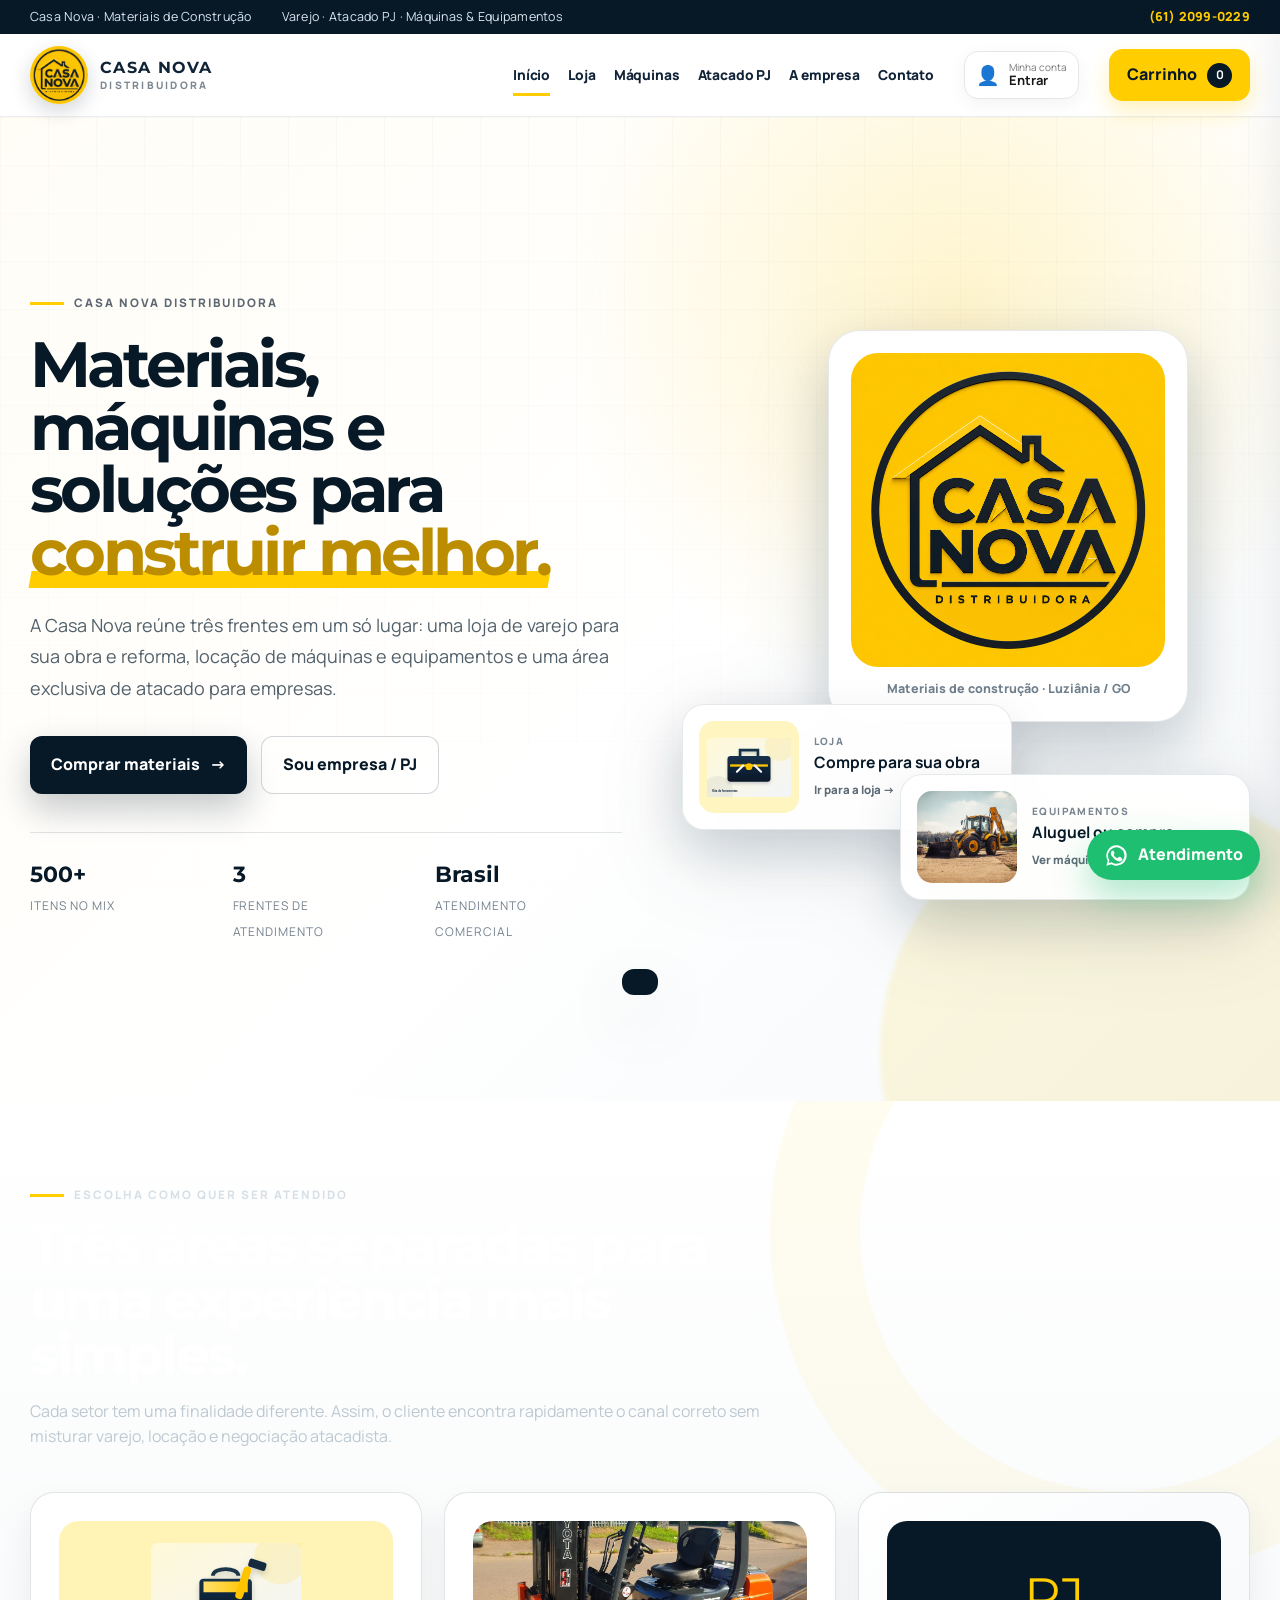
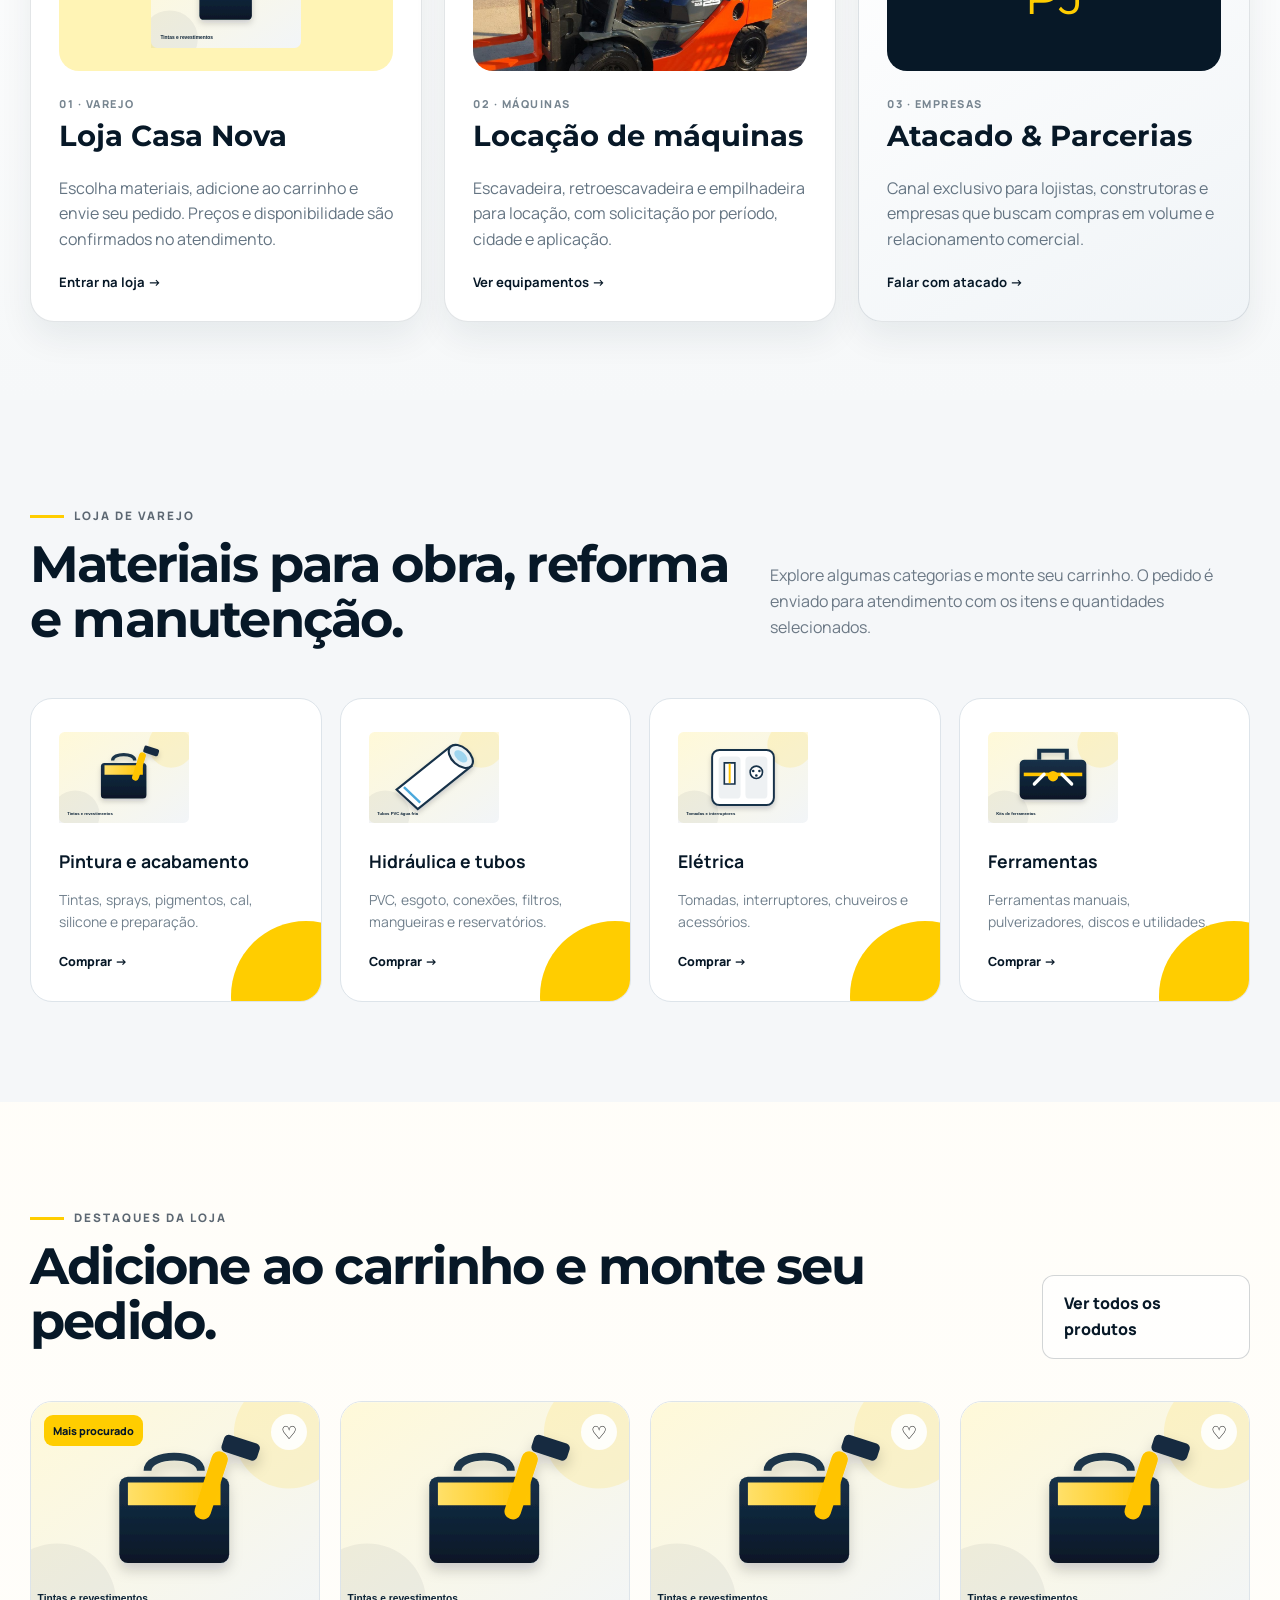
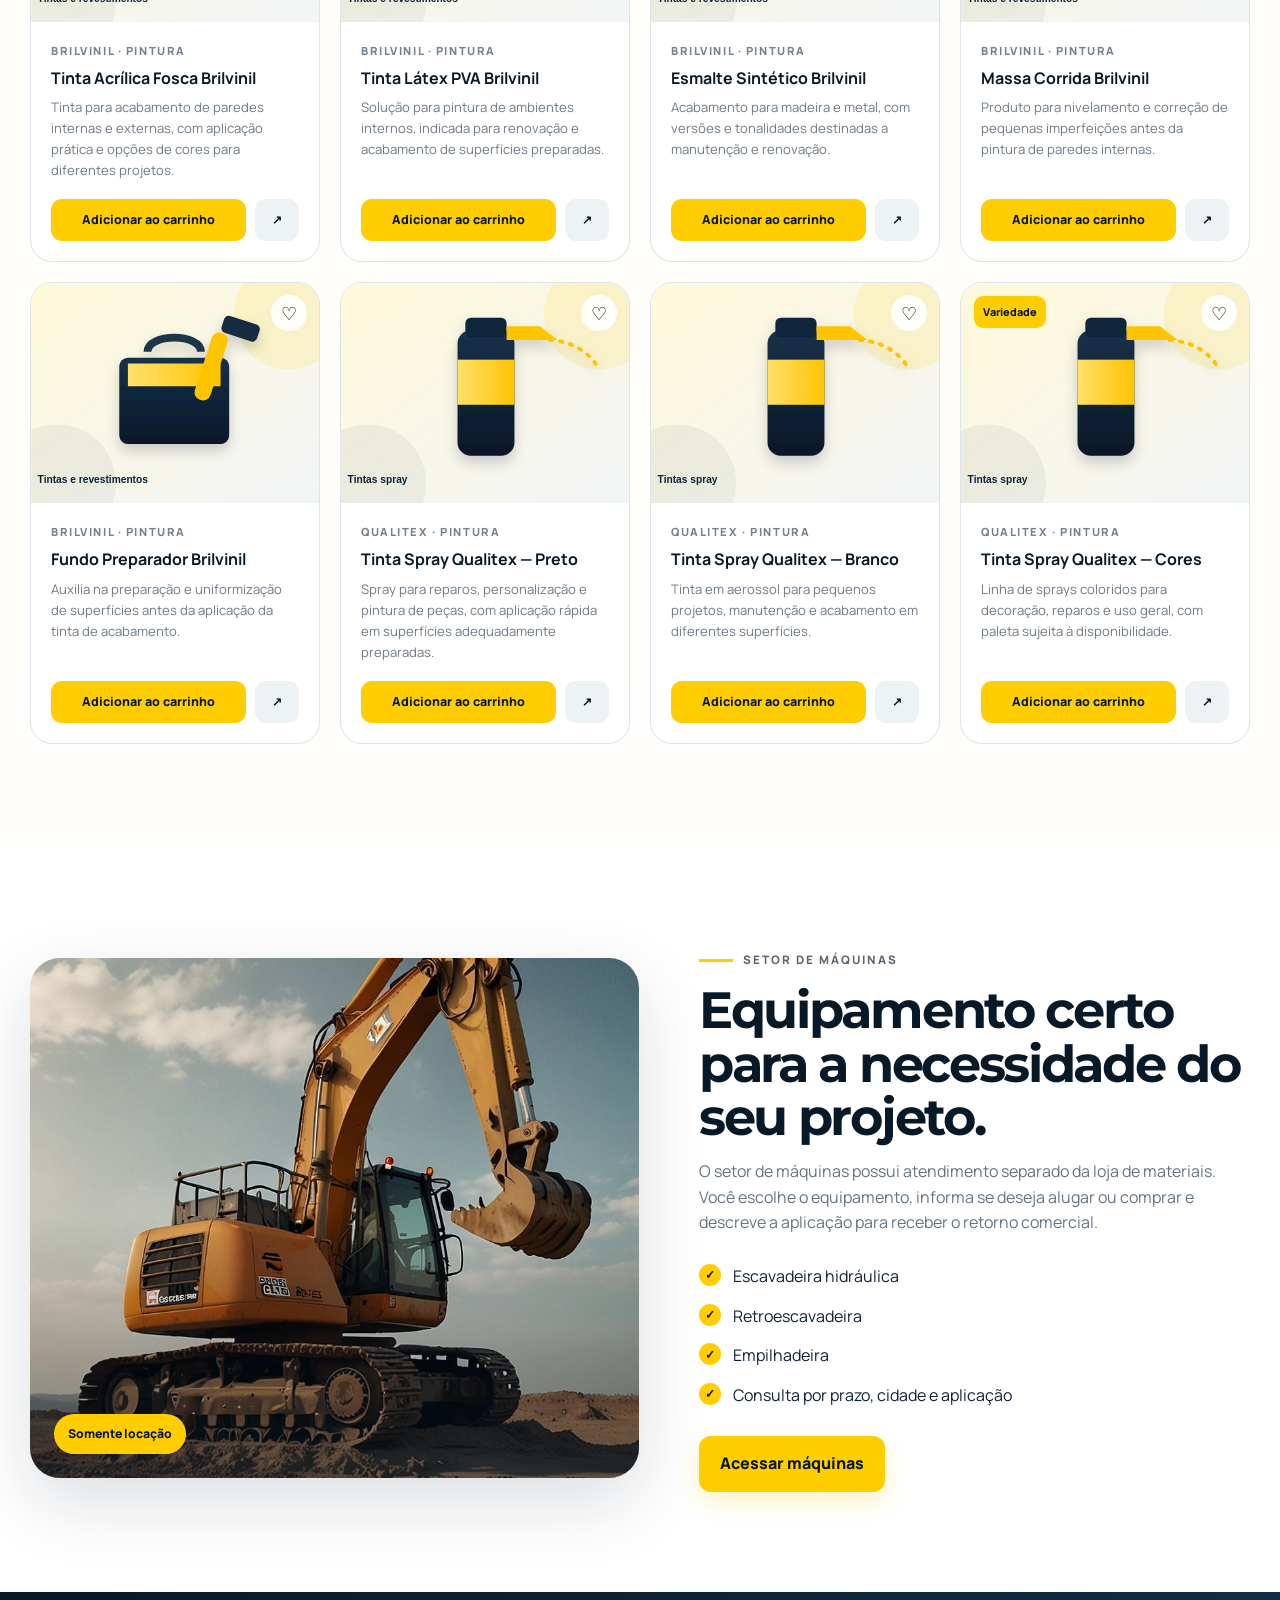
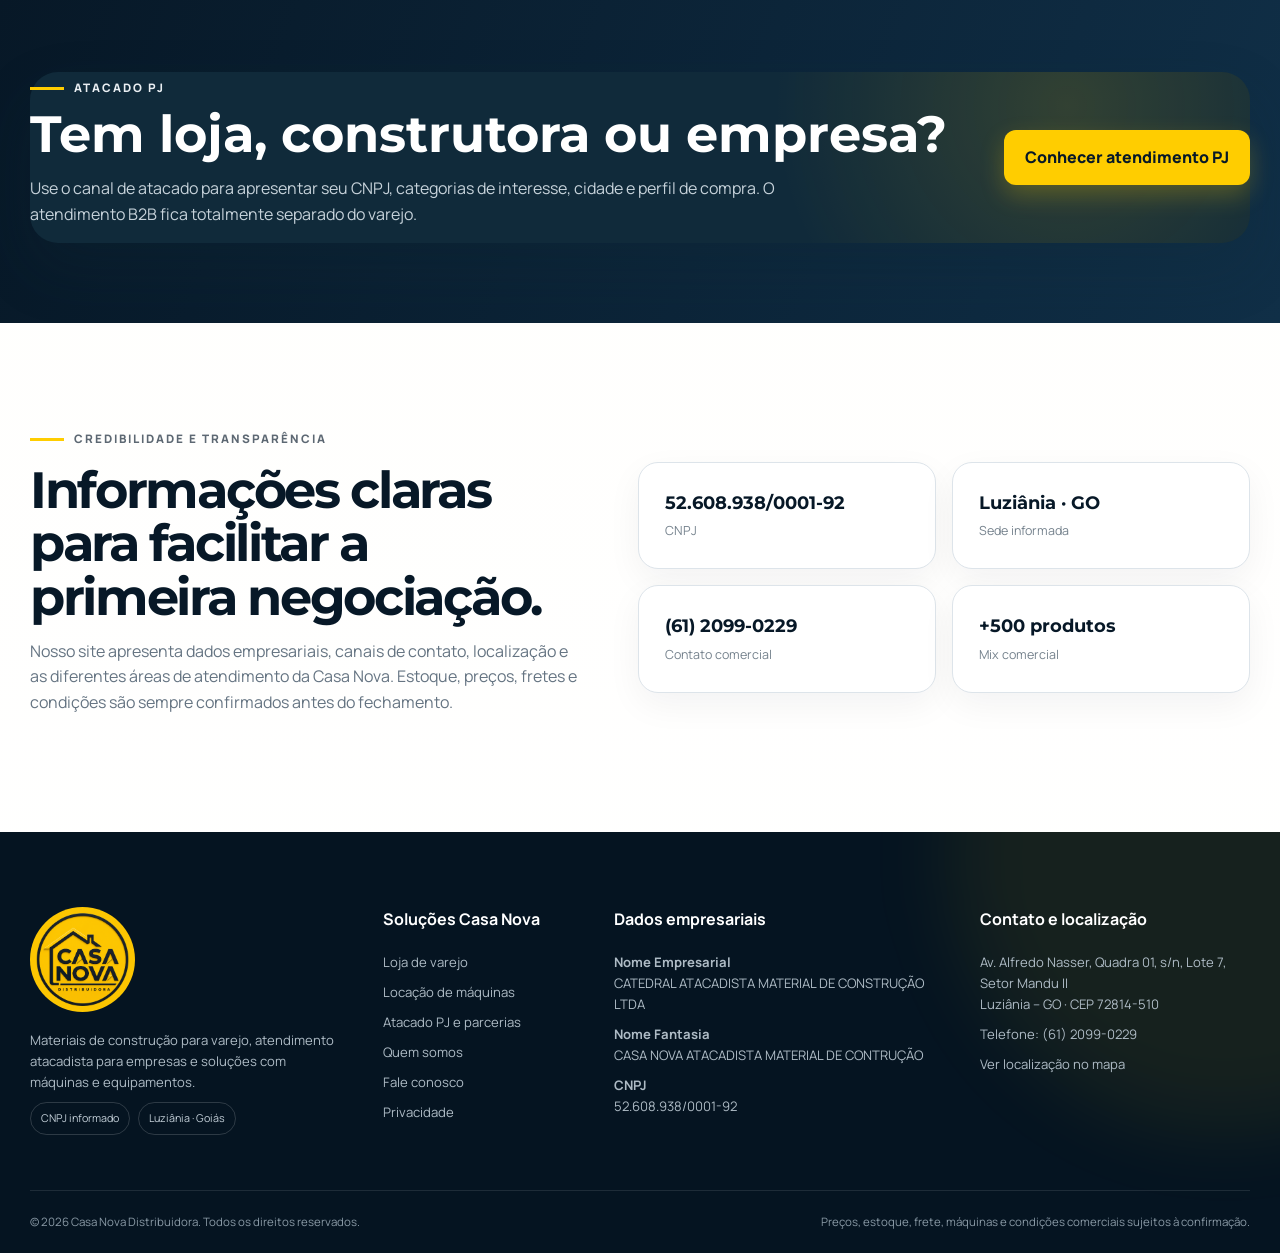
<file: index.html>
<!doctype html><html lang="pt-BR"><head><meta charset="utf-8"><meta name="viewport" content="width=device-width,initial-scale=1"><meta name="theme-color" content="#ffcd00"><link rel="icon" href="assets/img/favicon.png"><link rel="preconnect" href="https://fonts.googleapis.com"><link rel="preconnect" href="https://fonts.gstatic.com" crossorigin><link href="https://fonts.googleapis.com/css2?family=Manrope:wght@400;500;600;700;800&family=Montserrat:wght@700;800;900&display=swap" rel="stylesheet"><link rel="stylesheet" href="styles.css"><title>Casa Nova Distribuidora | Materiais, Máquinas e Atacado</title><meta name="description" content="Casa Nova Distribuidora: loja de materiais de construção, máquinas para aluguel ou compra e atendimento atacadista PJ."></head><body><div class="topbar"><div class="container topbar__inner"><span>Casa Nova · Materiais de Construção</span><span>Varejo · Atacado PJ · Máquinas & Equipamentos</span><a href="tel:+556120990229">(61) 2099-0229</a></div></div><header class="header">
  <div class="container header__inner">
    <a class="brand" href="index.html" aria-label="Casa Nova Distribuidora - Início"><img src="assets/img/logo-casa-nova.png" alt="Casa Nova Distribuidora"><span><strong>Casa Nova</strong><small>Distribuidora</small></span></a>
    <button class="menu-toggle" id="menuToggle" aria-label="Abrir menu" aria-expanded="false"><i></i><i></i><i></i></button>
    <nav class="nav" id="mainNav" aria-label="Navegação principal">
  <a href="index.html">Início</a>
  <a href="loja.html">Loja</a>
  <a href="maquinas.html">Máquinas</a>
  <a href="atacado.html">Atacado PJ</a>
  <a href="empresa.html">A empresa</a>
  <a href="contato.html">Contato</a>
</nav>
    <div class="account-slot"></div><button class="header-quote js-open-cart"><span>Carrinho</span><b id="cartCount">0</b></button>
  </div>
</header><main>
<section class="home-hero">
  <div class="home-hero__glow"></div>
  <div class="container home-hero__grid">
    <div class="home-hero__copy reveal">
      <span class="eyebrow">Casa Nova Distribuidora</span>
      <h1>Materiais, máquinas e soluções para <em>construir melhor.</em></h1>
      <p>A Casa Nova reúne três frentes em um só lugar: uma loja de varejo para sua obra e reforma, locação de máquinas e equipamentos e uma área exclusiva de atacado para empresas.</p>
      <div class="hero__actions"><a class="btn btn--navy" href="loja.html">Comprar materiais <span>→</span></a><a class="btn btn--ghost" href="atacado.html">Sou empresa / PJ</a></div>
      <div class="home-proof"><div><b data-count="500" data-suffix="+">0</b><span>itens no mix</span></div><div><b>3</b><span>frentes de atendimento</span></div><div><b>Brasil</b><span>atendimento comercial</span></div></div>
    </div>
    <div class="home-hero__visual reveal delay-1">
      <div class="hero-brand-card"><img src="assets/img/logo-casa-nova.png" alt="Casa Nova Distribuidora"><span>Materiais de construção · Luziânia / GO</span></div>
      <a class="hero-tile hero-tile--store" href="loja.html"><img src="assets/products/toolkit.svg" alt="Materiais de construção"><div><small>Loja</small><strong>Compre para sua obra</strong><span>Ir para a loja →</span></div></a>
      <a class="hero-tile hero-tile--machine" href="maquinas.html"><img src="assets/img/maquinas/retroescavadeira.jpg" alt="Retroescavadeira"><div><small>Equipamentos</small><strong>Aluguel ou compra</strong><span>Ver máquinas →</span></div></a>
    </div>
  </div>
</section>
<section class="business-hub"><div class="container"><div class="hub-intro reveal"><span class="eyebrow">Escolha como quer ser atendido</span><h2>Três áreas separadas para uma experiência mais simples.</h2><p>Cada setor tem uma finalidade diferente. Assim, o cliente encontra rapidamente o canal correto sem misturar varejo, locação e negociação atacadista.</p></div><div class="business-grid">
<a class="business-card business-card--retail reveal" href="loja.html"><div class="business-card__icon"><img src="assets/products/paint.svg" alt=""></div><span>01 · Varejo</span><h3>Loja Casa Nova</h3><p>Escolha materiais, adicione ao carrinho e envie seu pedido. Preços e disponibilidade são confirmados no atendimento.</p><strong>Entrar na loja <i>→</i></strong></a>
<a class="business-card business-card--machine reveal delay-1" href="maquinas.html"><div class="business-card__photo"><img src="assets/img/maquinas/empilhadeira.jpg" alt="Empilhadeira"></div><span>02 · Máquinas</span><h3>Locação de máquinas</h3><p>Escavadeira, retroescavadeira e empilhadeira para locação, com solicitação por período, cidade e aplicação.</p><strong>Ver equipamentos <i>→</i></strong></a>
<a class="business-card business-card--b2b reveal delay-2" href="atacado.html"><div class="business-card__icon business-card__icon--dark">PJ</div><span>03 · Empresas</span><h3>Atacado & Parcerias</h3><p>Canal exclusivo para lojistas, construtoras e empresas que buscam compras em volume e relacionamento comercial.</p><strong>Falar com atacado <i>→</i></strong></a>
</div></div></section>
<section class="section section--soft"><div class="container"><div class="section-head reveal"><div><span class="eyebrow">Loja de varejo</span><h2>Materiais para obra, reforma e manutenção.</h2></div><p>Explore algumas categorias e monte seu carrinho. O pedido é enviado para atendimento com os itens e quantidades selecionados.</p></div><div class="category-grid"><a class="category-card reveal" href="loja.html"><img src="assets/products/paint.svg" alt=""><h3>Pintura e acabamento</h3><p>Tintas, sprays, pigmentos, cal, silicone e preparação.</p><span>Comprar →</span></a><a class="category-card reveal delay-1" href="loja.html"><img src="assets/products/pvcpipe.svg" alt=""><h3>Hidráulica e tubos</h3><p>PVC, esgoto, conexões, filtros, mangueiras e reservatórios.</p><span>Comprar →</span></a><a class="category-card reveal delay-2" href="loja.html"><img src="assets/products/outlet.svg" alt=""><h3>Elétrica</h3><p>Tomadas, interruptores, chuveiros e acessórios.</p><span>Comprar →</span></a><a class="category-card reveal delay-3" href="loja.html"><img src="assets/products/toolkit.svg" alt=""><h3>Ferramentas</h3><p>Ferramentas manuais, pulverizadores, discos e utilidades.</p><span>Comprar →</span></a></div></div></section>
<section class="section"><div class="container"><div class="section-head reveal"><div><span class="eyebrow">Destaques da loja</span><h2>Adicione ao carrinho e monte seu pedido.</h2></div><a class="btn btn--ghost" href="loja.html">Ver todos os produtos</a></div><div class="product-grid" id="productGrid" data-limit="8"></div></div></section>
<section class="section machine-split"><div class="container machine-split__grid"><div class="machine-split__image reveal"><img src="assets/img/maquinas/escavadeira-hidraulica.jpg" alt="Escavadeira hidráulica"><div class="machine-split__badge">Somente locação</div></div><div class="machine-split__copy reveal delay-1"><span class="eyebrow">Setor de máquinas</span><h2>Equipamento certo para a necessidade do seu projeto.</h2><p>O setor de máquinas possui atendimento separado da loja de materiais. Você escolhe o equipamento, informa se deseja alugar ou comprar e descreve a aplicação para receber o retorno comercial.</p><ul class="check-list"><li>Escavadeira hidráulica</li><li>Retroescavadeira</li><li>Empilhadeira</li><li>Consulta por prazo, cidade e aplicação</li></ul><a class="btn btn--yellow" href="maquinas.html">Acessar máquinas</a></div></div></section>
<section class="section b2b-banner"><div class="container b2b-banner__inner reveal"><div><span class="eyebrow light">Atacado PJ</span><h2>Tem loja, construtora ou empresa?</h2><p>Use o canal de atacado para apresentar seu CNPJ, categorias de interesse, cidade e perfil de compra. O atendimento B2B fica totalmente separado do varejo.</p></div><a class="btn btn--yellow" href="atacado.html">Conhecer atendimento PJ</a></div></section>
<section class="section"><div class="container credibility"><div class="credibility__copy reveal"><span class="eyebrow">Credibilidade e transparência</span><h2>Informações claras para facilitar a primeira negociação.</h2><p>Nosso site apresenta dados empresariais, canais de contato, localização e as diferentes áreas de atendimento da Casa Nova. Estoque, preços, fretes e condições são sempre confirmados antes do fechamento.</p></div><div class="credibility__cards"><article class="reveal"><b>52.608.938/0001-92</b><span>CNPJ</span></article><article class="reveal delay-1"><b>Luziânia · GO</b><span>Sede informada</span></article><article class="reveal delay-2"><b>(61) 2099-0229</b><span>Contato comercial</span></article><article class="reveal delay-3"><b>+500 produtos</b><span>Mix comercial</span></article></div></div></section>
</main><footer class="footer"><div class="footer__shine"></div><div class="container footer__grid"><div class="footer__brand"><img src="assets/img/logo-casa-nova.png" alt="Casa Nova Distribuidora"><p>Materiais de construção para varejo, atendimento atacadista para empresas e soluções com máquinas e equipamentos.</p><div class="footer__badges"><span>CNPJ informado</span><span>Luziânia · Goiás</span></div></div><div><h4>Soluções Casa Nova</h4><a href="loja.html">Loja de varejo</a><a href="maquinas.html">Locação de máquinas</a><a href="atacado.html">Atacado PJ e parcerias</a><a href="empresa.html">Quem somos</a><a href="contato.html">Fale conosco</a><a href="politica.html">Privacidade</a></div><div><h4>Dados empresariais</h4><p><strong>Nome Empresarial</strong><br>CATEDRAL ATACADISTA MATERIAL DE CONSTRUÇÃO LTDA</p><p><strong>Nome Fantasia</strong><br>CASA NOVA ATACADISTA MATERIAL DE CONTRUÇÃO</p><p><strong>CNPJ</strong><br>52.608.938/0001-92</p></div><div><h4>Contato e localização</h4><p>Av. Alfredo Nasser, Quadra 01, s/n, Lote 7, Setor Mandu II<br>Luziânia – GO · CEP 72814-510</p><a href="tel:+556120990229">Telefone: (61) 2099-0229</a><a target="_blank" rel="noopener" href="https://www.google.com/maps/search/?api=1&query=Av.+Alfredo+Nasser+Quadra+01+Lote+7+Setor+Mandu+II+Luziania+GO">Ver localização no mapa</a></div></div><div class="container footer__bottom"><span>© 2026 Casa Nova Distribuidora. Todos os direitos reservados.</span><span>Preços, estoque, frete, máquinas e condições comerciais sujeitos à confirmação.</span></div></footer><a class="whatsapp-float" href="https://wa.me/556120990229?text=Ol%C3%A1%2C%20vim%20pelo%20site%20da%20Casa%20Nova%20e%20gostaria%20de%20atendimento." target="_blank" rel="noopener" aria-label="Falar com a Casa Nova"><svg viewBox="0 0 32 32" aria-hidden="true"><path d="M16 3a13 13 0 0 0-11.2 19.6L3 29l6.6-1.7A13 13 0 1 0 16 3Zm0 23.6c-2.1 0-4.1-.6-5.8-1.7l-.4-.2-3.9 1 1-3.8-.3-.4A10.5 10.5 0 1 1 16 26.6Zm5.8-7.9c-.3-.2-1.9-.9-2.2-1s-.5-.2-.8.2-.9 1.1-1.1 1.4-.4.2-.7.1c-2-.8-3.4-2-4.7-4-.4-.6.4-.6 1.1-2 .1-.2.1-.5 0-.7l-1-2.4c-.2-.5-.5-.5-.8-.5h-.7c-.2 0-.6.1-.9.5s-1.2 1.2-1.2 3c0 1.8 1.3 3.5 1.5 3.7.2.2 2.6 4 6.3 5.6 2.4 1 3.3 1.1 4.5.9 1-.2 1.9-.8 2.2-1.6.3-.8.3-1.5.2-1.6-.2-.3-.4-.4-.7-.6Z"/></svg><span>Atendimento</span></a><aside class="cart-drawer" id="cartDrawer" aria-hidden="true"><div class="cart-head"><div><span>Loja Casa Nova</span><h3>Meu carrinho</h3></div><button id="closeCart" aria-label="Fechar">×</button></div><div class="cart-items" id="cartItems"></div><div class="cart-empty" id="cartEmpty"><b>Seu carrinho está vazio</b><p>Adicione produtos da loja para montar seu pedido.</p></div><div class="cart-footer"><div class="cart-info">Os preços não são exibidos nesta versão. Ao finalizar, nossa equipe confirma valores, estoque e entrega.</div><label>Nome<input id="quoteName" placeholder="Seu nome"></label><label>CPF ou CNPJ<input id="quoteDoc" placeholder="Documento para identificação"></label><label>Entrega / observações<textarea id="quoteNotes" rows="3" placeholder="Cidade, bairro, retirada, medidas ou observações"></textarea></label><button class="btn btn--yellow full" id="sendQuote">Finalizar pedido</button><button class="clear" id="clearCart">Limpar carrinho</button></div></aside><div class="backdrop" id="backdrop"></div><div class="product-modal" id="productModal" aria-hidden="true"><div class="product-modal__dialog"><button class="product-modal__close" id="closeProductModal" aria-label="Fechar">×</button><div id="productModalContent"></div></div></div><div class="toast" id="toast"></div><script src="products-data.js"></script><script src="script.js"></script><script src="account.js"></script></body></html>
</file>
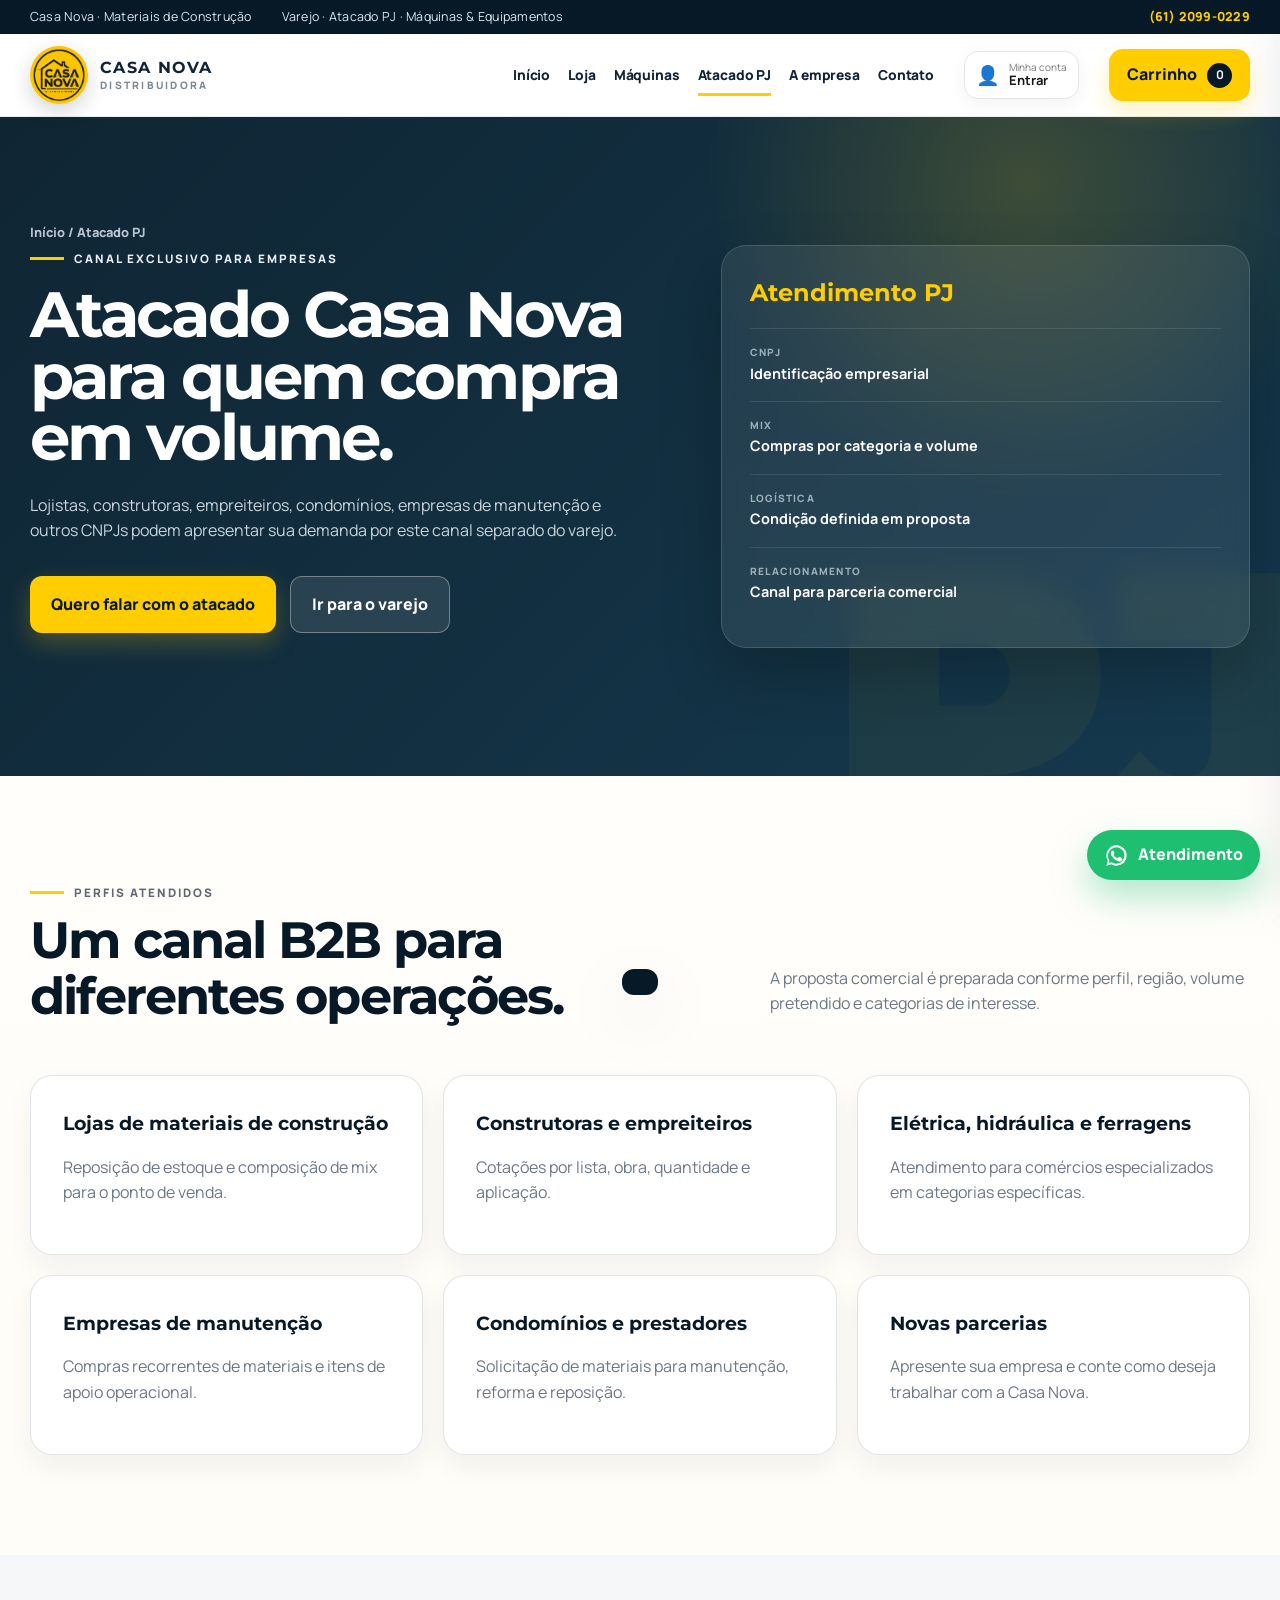
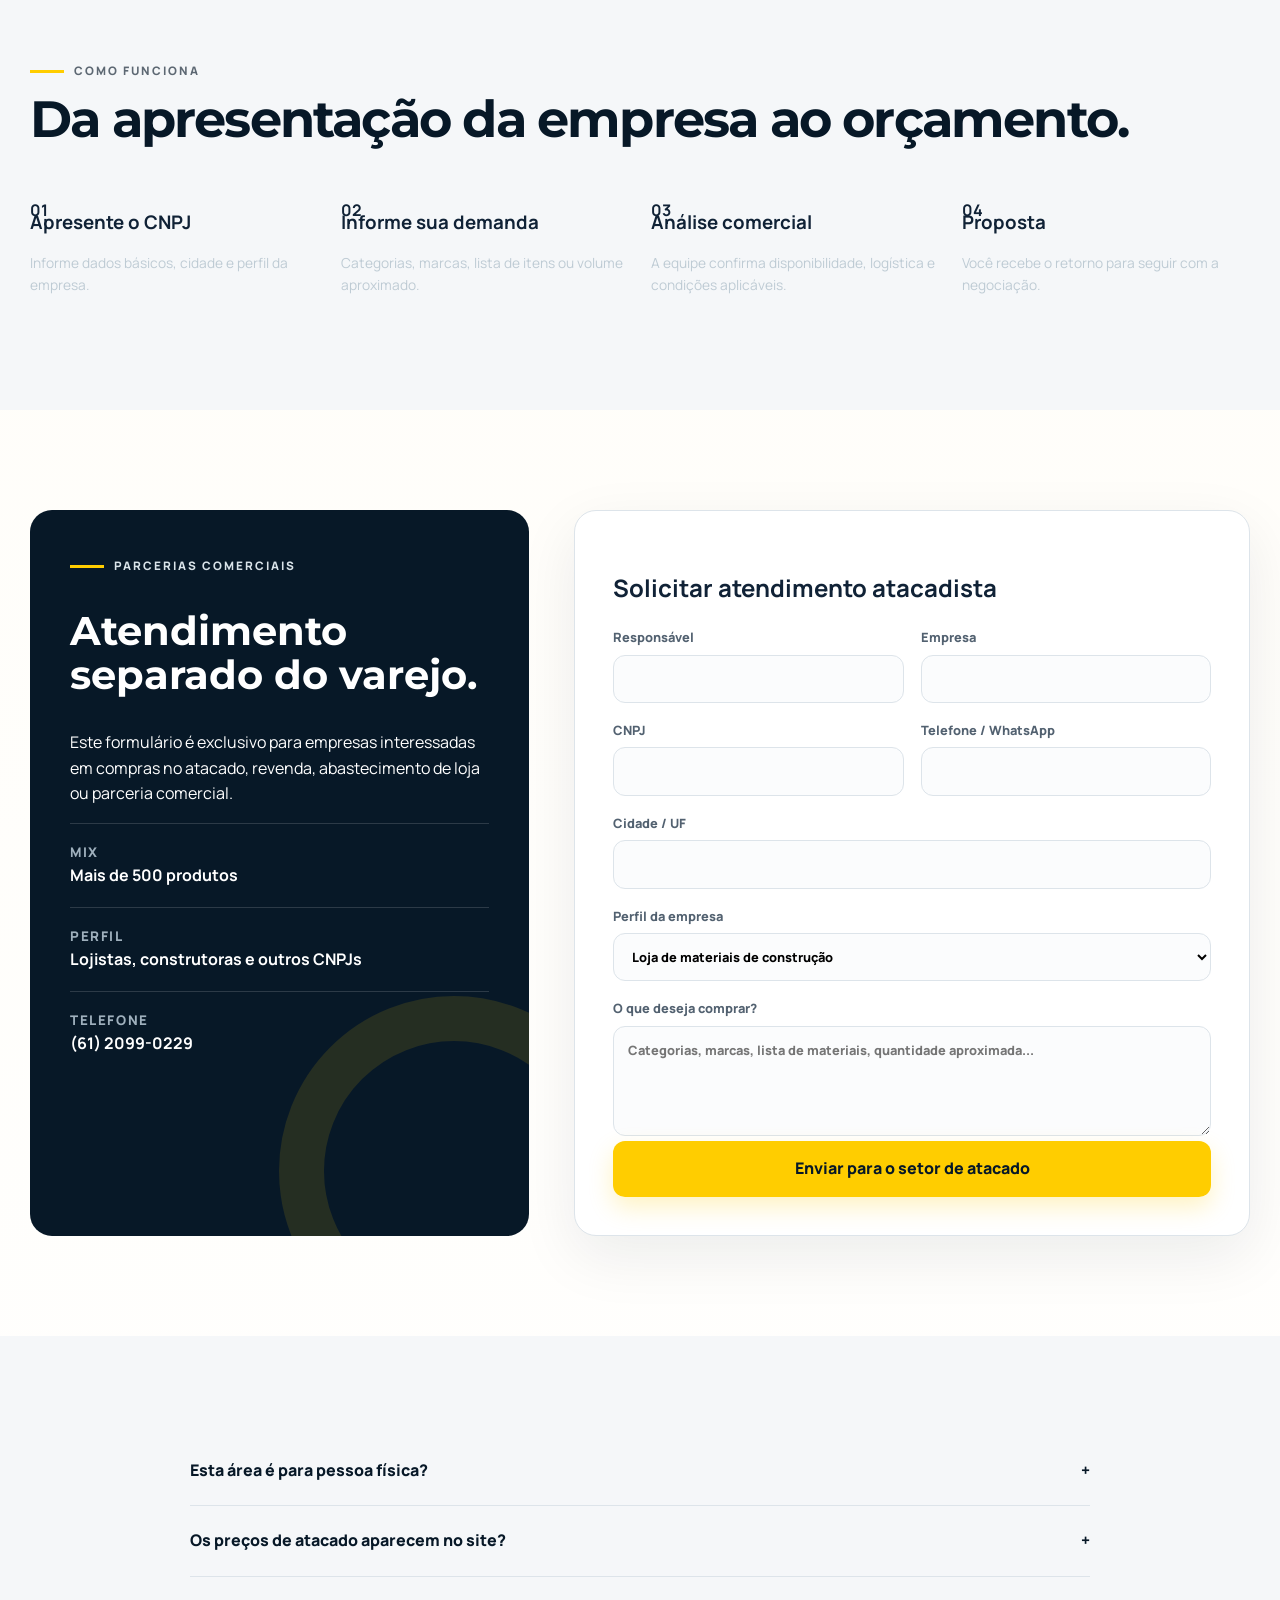
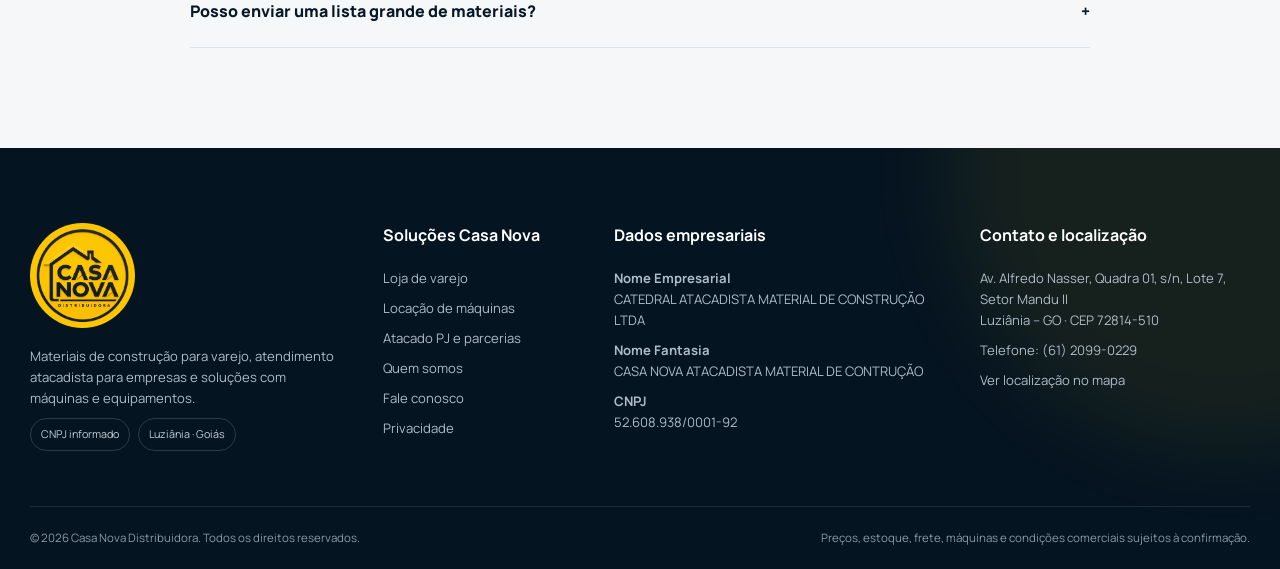
<file: atacado.html>
<!doctype html><html lang="pt-BR"><head><meta charset="utf-8"><meta name="viewport" content="width=device-width,initial-scale=1"><meta name="theme-color" content="#ffcd00"><link rel="icon" href="assets/img/favicon.png"><link rel="preconnect" href="https://fonts.googleapis.com"><link rel="preconnect" href="https://fonts.gstatic.com" crossorigin><link href="https://fonts.googleapis.com/css2?family=Manrope:wght@400;500;600;700;800&family=Montserrat:wght@700;800;900&display=swap" rel="stylesheet"><link rel="stylesheet" href="styles.css"><title>Atacado PJ | Casa Nova Distribuidora</title><meta name="description" content="Atendimento atacadista para lojistas, construtoras e empresas. Solicite contato comercial com a Casa Nova."></head><body><div class="topbar"><div class="container topbar__inner"><span>Casa Nova · Materiais de Construção</span><span>Varejo · Atacado PJ · Máquinas & Equipamentos</span><a href="tel:+556120990229">(61) 2099-0229</a></div></div><header class="header">
  <div class="container header__inner">
    <a class="brand" href="index.html" aria-label="Casa Nova Distribuidora - Início"><img src="assets/img/logo-casa-nova.png" alt="Casa Nova Distribuidora"><span><strong>Casa Nova</strong><small>Distribuidora</small></span></a>
    <button class="menu-toggle" id="menuToggle" aria-label="Abrir menu" aria-expanded="false"><i></i><i></i><i></i></button>
    <nav class="nav" id="mainNav" aria-label="Navegação principal">
  <a href="index.html">Início</a>
  <a href="loja.html">Loja</a>
  <a href="maquinas.html">Máquinas</a>
  <a href="atacado.html">Atacado PJ</a>
  <a href="empresa.html">A empresa</a>
  <a href="contato.html">Contato</a>
</nav>
    <div class="account-slot"></div><button class="header-quote js-open-cart"><span>Carrinho</span><b id="cartCount">0</b></button>
  </div>
</header><main><section class="b2b-hero"><div class="container b2b-hero__grid"><div class="reveal"><div class="breadcrumbs"><a href="index.html">Início</a> / Atacado PJ</div><span class="eyebrow light">Canal exclusivo para empresas</span><h1>Atacado Casa Nova para quem compra em volume.</h1><p>Lojistas, construtoras, empreiteiros, condomínios, empresas de manutenção e outros CNPJs podem apresentar sua demanda por este canal separado do varejo.</p><div class="hero__actions"><a class="btn btn--yellow" href="#cadastro-pj">Quero falar com o atacado</a><a class="btn btn--glass" href="loja.html">Ir para o varejo</a></div></div><div class="b2b-hero__panel reveal delay-1"><strong>Atendimento PJ</strong><div><span>CNPJ</span><b>Identificação empresarial</b></div><div><span>Mix</span><b>Compras por categoria e volume</b></div><div><span>Logística</span><b>Condição definida em proposta</b></div><div><span>Relacionamento</span><b>Canal para parceria comercial</b></div></div></div></section>
<section class="section"><div class="container"><div class="section-head reveal"><div><span class="eyebrow">Perfis atendidos</span><h2>Um canal B2B para diferentes operações.</h2></div><p>A proposta comercial é preparada conforme perfil, região, volume pretendido e categorias de interesse.</p></div><div class="partner-grid"><article class="partner-card reveal"><b>Lojas de materiais de construção</b><p>Reposição de estoque e composição de mix para o ponto de venda.</p></article><article class="partner-card reveal delay-1"><b>Construtoras e empreiteiros</b><p>Cotações por lista, obra, quantidade e aplicação.</p></article><article class="partner-card reveal delay-2"><b>Elétrica, hidráulica e ferragens</b><p>Atendimento para comércios especializados em categorias específicas.</p></article><article class="partner-card reveal"><b>Empresas de manutenção</b><p>Compras recorrentes de materiais e itens de apoio operacional.</p></article><article class="partner-card reveal delay-1"><b>Condomínios e prestadores</b><p>Solicitação de materiais para manutenção, reforma e reposição.</p></article><article class="partner-card reveal delay-2"><b>Novas parcerias</b><p>Apresente sua empresa e conte como deseja trabalhar com a Casa Nova.</p></article></div></div></section>
<section class="section section--soft"><div class="container wholesale-process"><div class="section-head reveal"><div><span class="eyebrow">Como funciona</span><h2>Da apresentação da empresa ao orçamento.</h2></div></div><div class="process"><div class="reveal"><b>01</b><h3>Apresente o CNPJ</h3><p>Informe dados básicos, cidade e perfil da empresa.</p></div><div class="reveal delay-1"><b>02</b><h3>Informe sua demanda</h3><p>Categorias, marcas, lista de itens ou volume aproximado.</p></div><div class="reveal delay-2"><b>03</b><h3>Análise comercial</h3><p>A equipe confirma disponibilidade, logística e condições aplicáveis.</p></div><div class="reveal delay-3"><b>04</b><h3>Proposta</h3><p>Você recebe o retorno para seguir com a negociação.</p></div></div></div></section>
<section class="section" id="cadastro-pj"><div class="container contact-grid"><div class="contact-panel reveal"><span class="eyebrow" style="color:#d9e3e9">Parcerias comerciais</span><h2>Atendimento separado do varejo.</h2><p>Este formulário é exclusivo para empresas interessadas em compras no atacado, revenda, abastecimento de loja ou parceria comercial.</p><div class="contact-item"><small>Mix</small><span>Mais de 500 produtos</span></div><div class="contact-item"><small>Perfil</small><span>Lojistas, construtoras e outros CNPJs</span></div><div class="contact-item"><small>Telefone</small><a href="tel:+556120990229">(61) 2099-0229</a></div></div><form class="form-card reveal delay-1" data-whatsapp data-title="Atacado PJ - Casa Nova"><h2>Solicitar atendimento atacadista</h2><div class="form-grid"><label>Responsável<input required name="Nome"></label><label>Empresa<input required name="Empresa"></label><label>CNPJ<input required name="CNPJ"></label><label>Telefone / WhatsApp<input required name="Telefone"></label><label class="full">Cidade / UF<input required name="Cidade e UF"></label><label class="full">Perfil da empresa<select name="Perfil"><option>Loja de materiais de construção</option><option>Construtora / empreiteiro</option><option>Elétrica / hidráulica / ferragens</option><option>Manutenção / serviços</option><option>Condomínio / administração</option><option>Outro</option></select></label><label class="full">O que deseja comprar?<textarea name="Demanda" rows="4" placeholder="Categorias, marcas, lista de materiais, quantidade aproximada..."></textarea></label></div><button class="btn btn--yellow full">Enviar para o setor de atacado</button></form></div></section>
<section class="section section--soft"><div class="container"><div class="faq"><div class="faq-item"><button class="faq-question">Esta área é para pessoa física?<span>+</span></button><div class="faq-answer"><p>Não. Para compras de varejo, use a página Loja. Esta área é direcionada a empresas e negociações B2B.</p></div></div><div class="faq-item"><button class="faq-question">Os preços de atacado aparecem no site?<span>+</span></button><div class="faq-answer"><p>Não. Valores e condições dependem de produto, volume, disponibilidade, destino e negociação comercial.</p></div></div><div class="faq-item"><button class="faq-question">Posso enviar uma lista grande de materiais?<span>+</span></button><div class="faq-answer"><p>Sim. Informe no formulário que possui uma lista e nossa equipe poderá continuar o atendimento pelo canal comercial.</p></div></div></div></div></section></main><footer class="footer"><div class="footer__shine"></div><div class="container footer__grid"><div class="footer__brand"><img src="assets/img/logo-casa-nova.png" alt="Casa Nova Distribuidora"><p>Materiais de construção para varejo, atendimento atacadista para empresas e soluções com máquinas e equipamentos.</p><div class="footer__badges"><span>CNPJ informado</span><span>Luziânia · Goiás</span></div></div><div><h4>Soluções Casa Nova</h4><a href="loja.html">Loja de varejo</a><a href="maquinas.html">Locação de máquinas</a><a href="atacado.html">Atacado PJ e parcerias</a><a href="empresa.html">Quem somos</a><a href="contato.html">Fale conosco</a><a href="politica.html">Privacidade</a></div><div><h4>Dados empresariais</h4><p><strong>Nome Empresarial</strong><br>CATEDRAL ATACADISTA MATERIAL DE CONSTRUÇÃO LTDA</p><p><strong>Nome Fantasia</strong><br>CASA NOVA ATACADISTA MATERIAL DE CONTRUÇÃO</p><p><strong>CNPJ</strong><br>52.608.938/0001-92</p></div><div><h4>Contato e localização</h4><p>Av. Alfredo Nasser, Quadra 01, s/n, Lote 7, Setor Mandu II<br>Luziânia – GO · CEP 72814-510</p><a href="tel:+556120990229">Telefone: (61) 2099-0229</a><a target="_blank" rel="noopener" href="https://www.google.com/maps/search/?api=1&query=Av.+Alfredo+Nasser+Quadra+01+Lote+7+Setor+Mandu+II+Luziania+GO">Ver localização no mapa</a></div></div><div class="container footer__bottom"><span>© 2026 Casa Nova Distribuidora. Todos os direitos reservados.</span><span>Preços, estoque, frete, máquinas e condições comerciais sujeitos à confirmação.</span></div></footer><a class="whatsapp-float" href="https://wa.me/556120990229?text=Ol%C3%A1%2C%20vim%20pelo%20site%20da%20Casa%20Nova%20e%20gostaria%20de%20atendimento." target="_blank" rel="noopener" aria-label="Falar com a Casa Nova"><svg viewBox="0 0 32 32" aria-hidden="true"><path d="M16 3a13 13 0 0 0-11.2 19.6L3 29l6.6-1.7A13 13 0 1 0 16 3Zm0 23.6c-2.1 0-4.1-.6-5.8-1.7l-.4-.2-3.9 1 1-3.8-.3-.4A10.5 10.5 0 1 1 16 26.6Zm5.8-7.9c-.3-.2-1.9-.9-2.2-1s-.5-.2-.8.2-.9 1.1-1.1 1.4-.4.2-.7.1c-2-.8-3.4-2-4.7-4-.4-.6.4-.6 1.1-2 .1-.2.1-.5 0-.7l-1-2.4c-.2-.5-.5-.5-.8-.5h-.7c-.2 0-.6.1-.9.5s-1.2 1.2-1.2 3c0 1.8 1.3 3.5 1.5 3.7.2.2 2.6 4 6.3 5.6 2.4 1 3.3 1.1 4.5.9 1-.2 1.9-.8 2.2-1.6.3-.8.3-1.5.2-1.6-.2-.3-.4-.4-.7-.6Z"/></svg><span>Atendimento</span></a><aside class="cart-drawer" id="cartDrawer" aria-hidden="true"><div class="cart-head"><div><span>Loja Casa Nova</span><h3>Meu carrinho</h3></div><button id="closeCart" aria-label="Fechar">×</button></div><div class="cart-items" id="cartItems"></div><div class="cart-empty" id="cartEmpty"><b>Seu carrinho está vazio</b><p>Adicione produtos da loja para montar seu pedido.</p></div><div class="cart-footer"><div class="cart-info">Os preços não são exibidos nesta versão. Ao finalizar, nossa equipe confirma valores, estoque e entrega.</div><label>Nome<input id="quoteName" placeholder="Seu nome"></label><label>CPF ou CNPJ<input id="quoteDoc" placeholder="Documento para identificação"></label><label>Entrega / observações<textarea id="quoteNotes" rows="3" placeholder="Cidade, bairro, retirada, medidas ou observações"></textarea></label><button class="btn btn--yellow full" id="sendQuote">Finalizar pedido</button><button class="clear" id="clearCart">Limpar carrinho</button></div></aside><div class="backdrop" id="backdrop"></div><div class="product-modal" id="productModal" aria-hidden="true"><div class="product-modal__dialog"><button class="product-modal__close" id="closeProductModal" aria-label="Fechar">×</button><div id="productModalContent"></div></div></div><div class="toast" id="toast"></div><script src="products-data.js"></script><script src="script.js"></script><script src="account.js"></script></body></html>
</file>
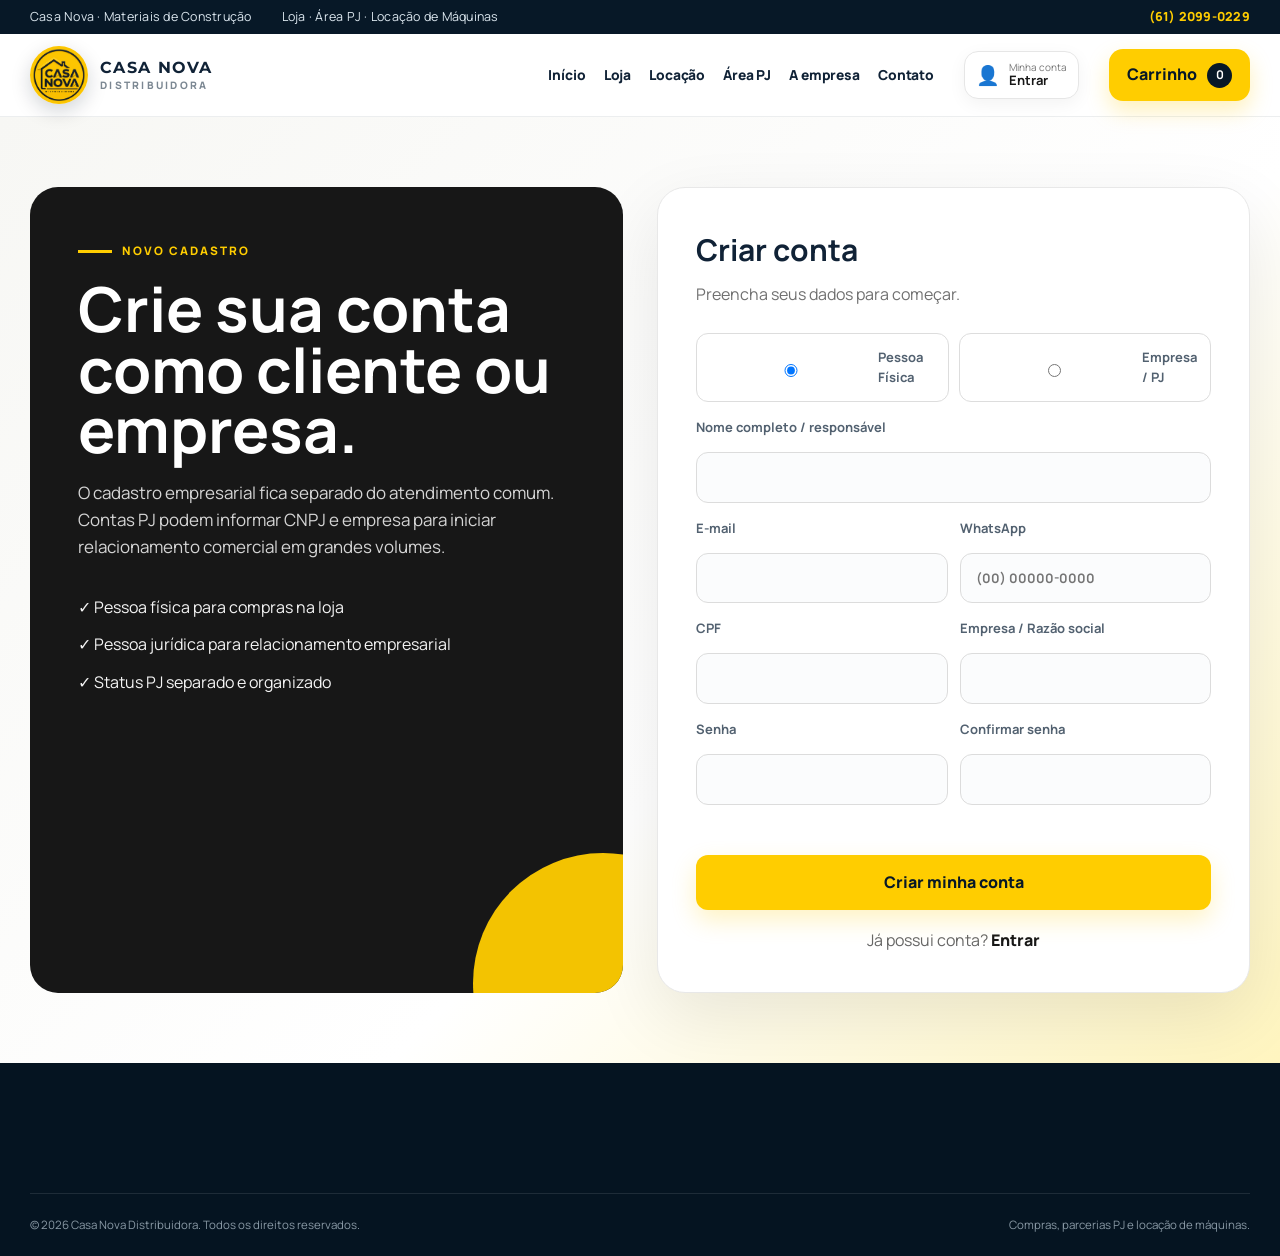
<file: cadastro.html>
<!doctype html><html lang="pt-BR"><head><meta charset="utf-8"><meta name="viewport" content="width=device-width,initial-scale=1"><meta name="theme-color" content="#ffcd00"><link rel="icon" href="assets/img/favicon.png"><link rel="preconnect" href="https://fonts.googleapis.com"><link rel="preconnect" href="https://fonts.gstatic.com" crossorigin><link href="https://fonts.googleapis.com/css2?family=Manrope:wght@400;500;600;700;800&family=Montserrat:wght@700;800;900&display=swap" rel="stylesheet"><link rel="stylesheet" href="styles.css"><title>Criar conta | Casa Nova Distribuidora</title></head><body><div class="topbar"><div class="container topbar__inner"><span>Casa Nova · Materiais de Construção</span><span>Loja · Área PJ · Locação de Máquinas</span><a href="tel:+556120990229">(61) 2099-0229</a></div></div><header class="header"><div class="container header__inner"><a class="brand" href="index.html" aria-label="Casa Nova - Início"><img src="assets/img/logo-casa-nova.png" alt="Casa Nova Distribuidora"><span><strong>Casa Nova</strong><small>Distribuidora</small></span></a><button class="menu-toggle" id="menuToggle" aria-label="Abrir menu" aria-expanded="false"><i></i><i></i><i></i></button><nav class="nav" id="mainNav"><a href="index.html">Início</a><a href="loja.html">Loja</a><a href="maquinas.html">Locação</a><a href="atacado.html">Área PJ</a><a href="empresa.html">A empresa</a><a href="contato.html">Contato</a></nav><div class="account-slot"></div><button class="header-quote js-open-cart"><span>Carrinho</span><b id="cartCount">0</b></button></div></header><main class="auth-shell"><div class="container auth-grid"><section class="auth-brand"><span class="eyebrow">Novo cadastro</span><h1>Crie sua conta como cliente ou empresa.</h1><p>O cadastro empresarial fica separado do atendimento comum. Contas PJ podem informar CNPJ e empresa para iniciar relacionamento comercial em grandes volumes.</p><div class="auth-points"><span>✓ Pessoa física para compras na loja</span><span>✓ Pessoa jurídica para relacionamento empresarial</span><span>✓ Status PJ separado e organizado</span></div></section><section class="auth-card"><h2>Criar conta</h2><p>Preencha seus dados para começar.</p><form class="auth-form" id="registerForm"><div class="account-type-switch"><label><input type="radio" name="type" value="pf" checked> Pessoa Física</label><label><input type="radio" name="type" value="pj"> Empresa / PJ</label></div><label>Nome completo / responsável<input required name="name" autocomplete="name"></label><div class="two"><label>E-mail<input required type="email" name="email" autocomplete="email"></label><label>WhatsApp<input required name="phone" autocomplete="tel" placeholder="(00) 00000-0000"></label></div><div class="two"><label><span id="docLabel">CPF</span><input required name="document"></label><label id="pjFields" hidden>Empresa / Razão social<input id="company" name="company"></label></div><div class="two"><label>Senha<input required minlength="6" type="password" name="password" autocomplete="new-password"></label><label>Confirmar senha<input required minlength="6" type="password" name="confirm" autocomplete="new-password"></label></div><div class="auth-error" id="authError"></div><button class="btn btn--yellow full" type="submit">Criar minha conta</button></form><div class="auth-links">Já possui conta? <a href="login.html">Entrar</a></div></section></div></main><footer class="footer"><div class="container footer__bottom"><span>© 2026 Casa Nova Distribuidora. Todos os direitos reservados.</span><span>Compras, parcerias PJ e locação de máquinas.</span></div></footer><script src="products-data.js"></script><script src="script.js"></script><script src="account.js"></script></body></html>
</file>
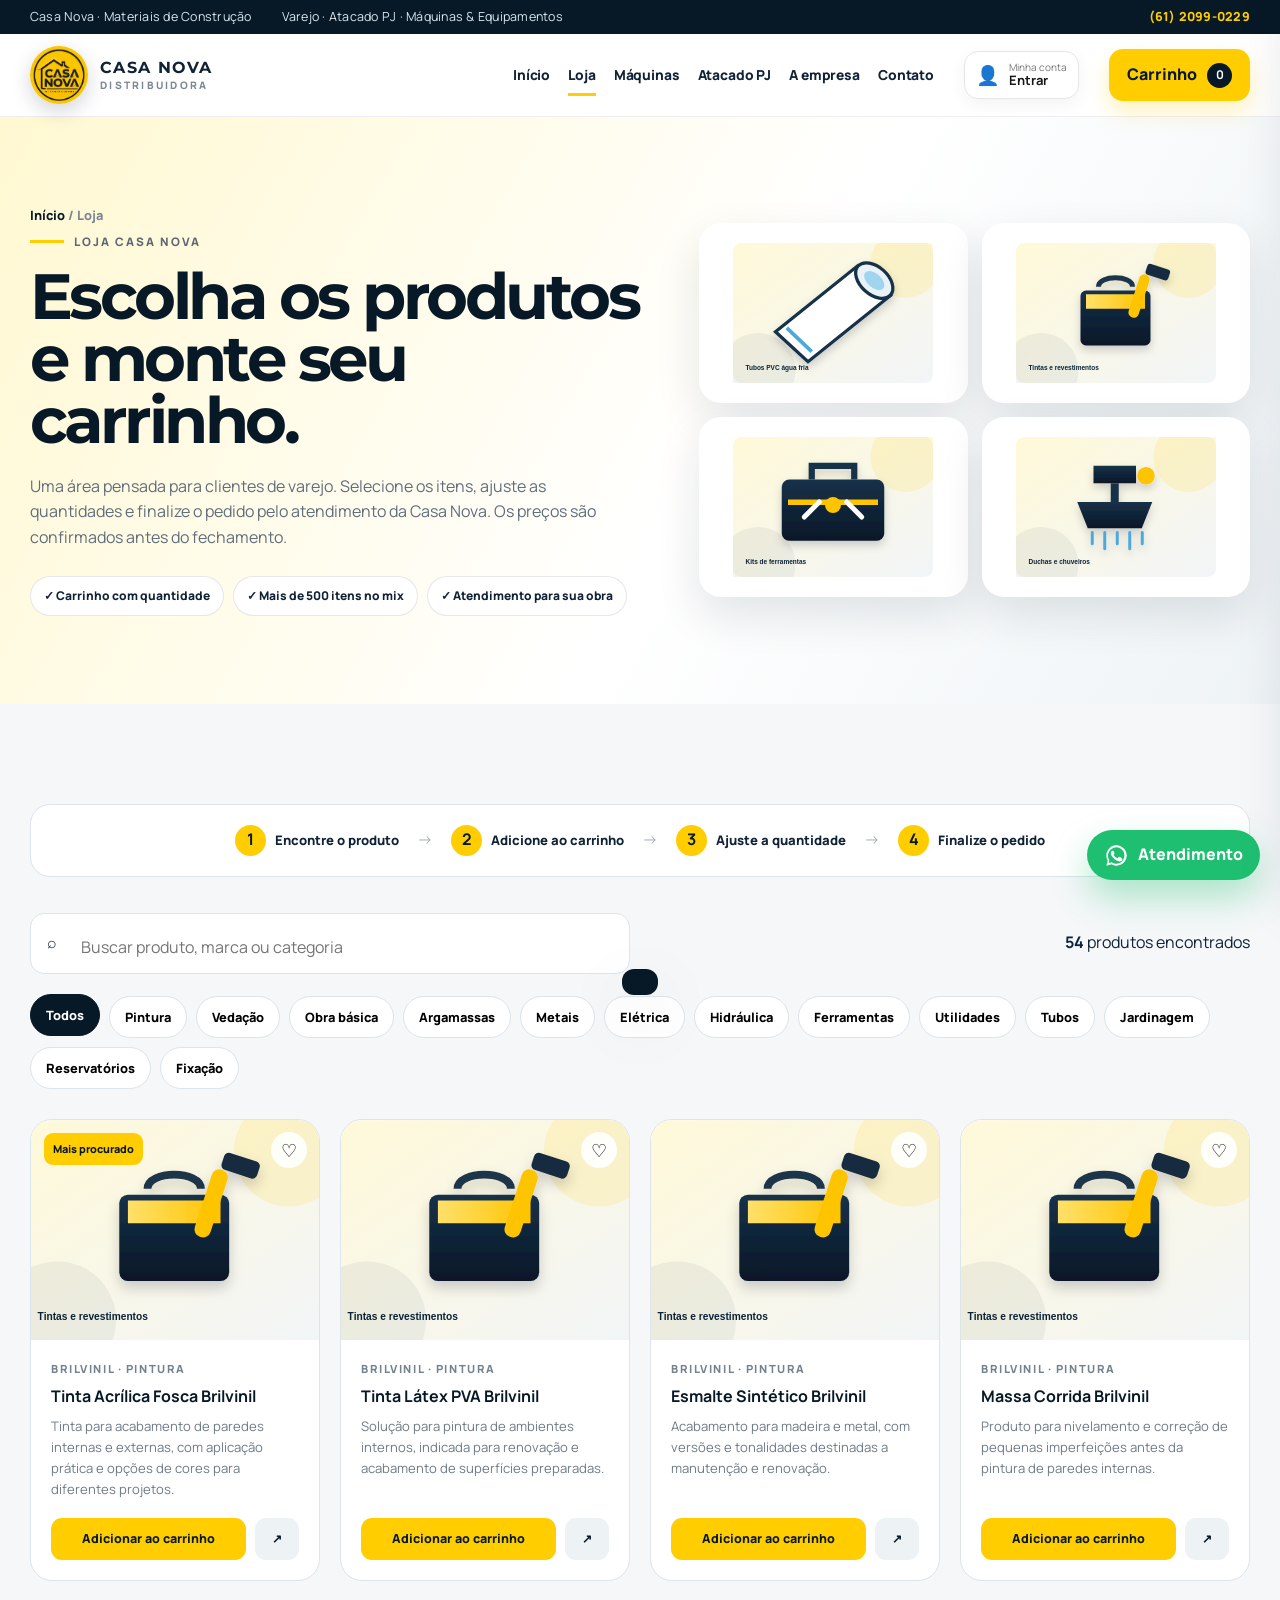
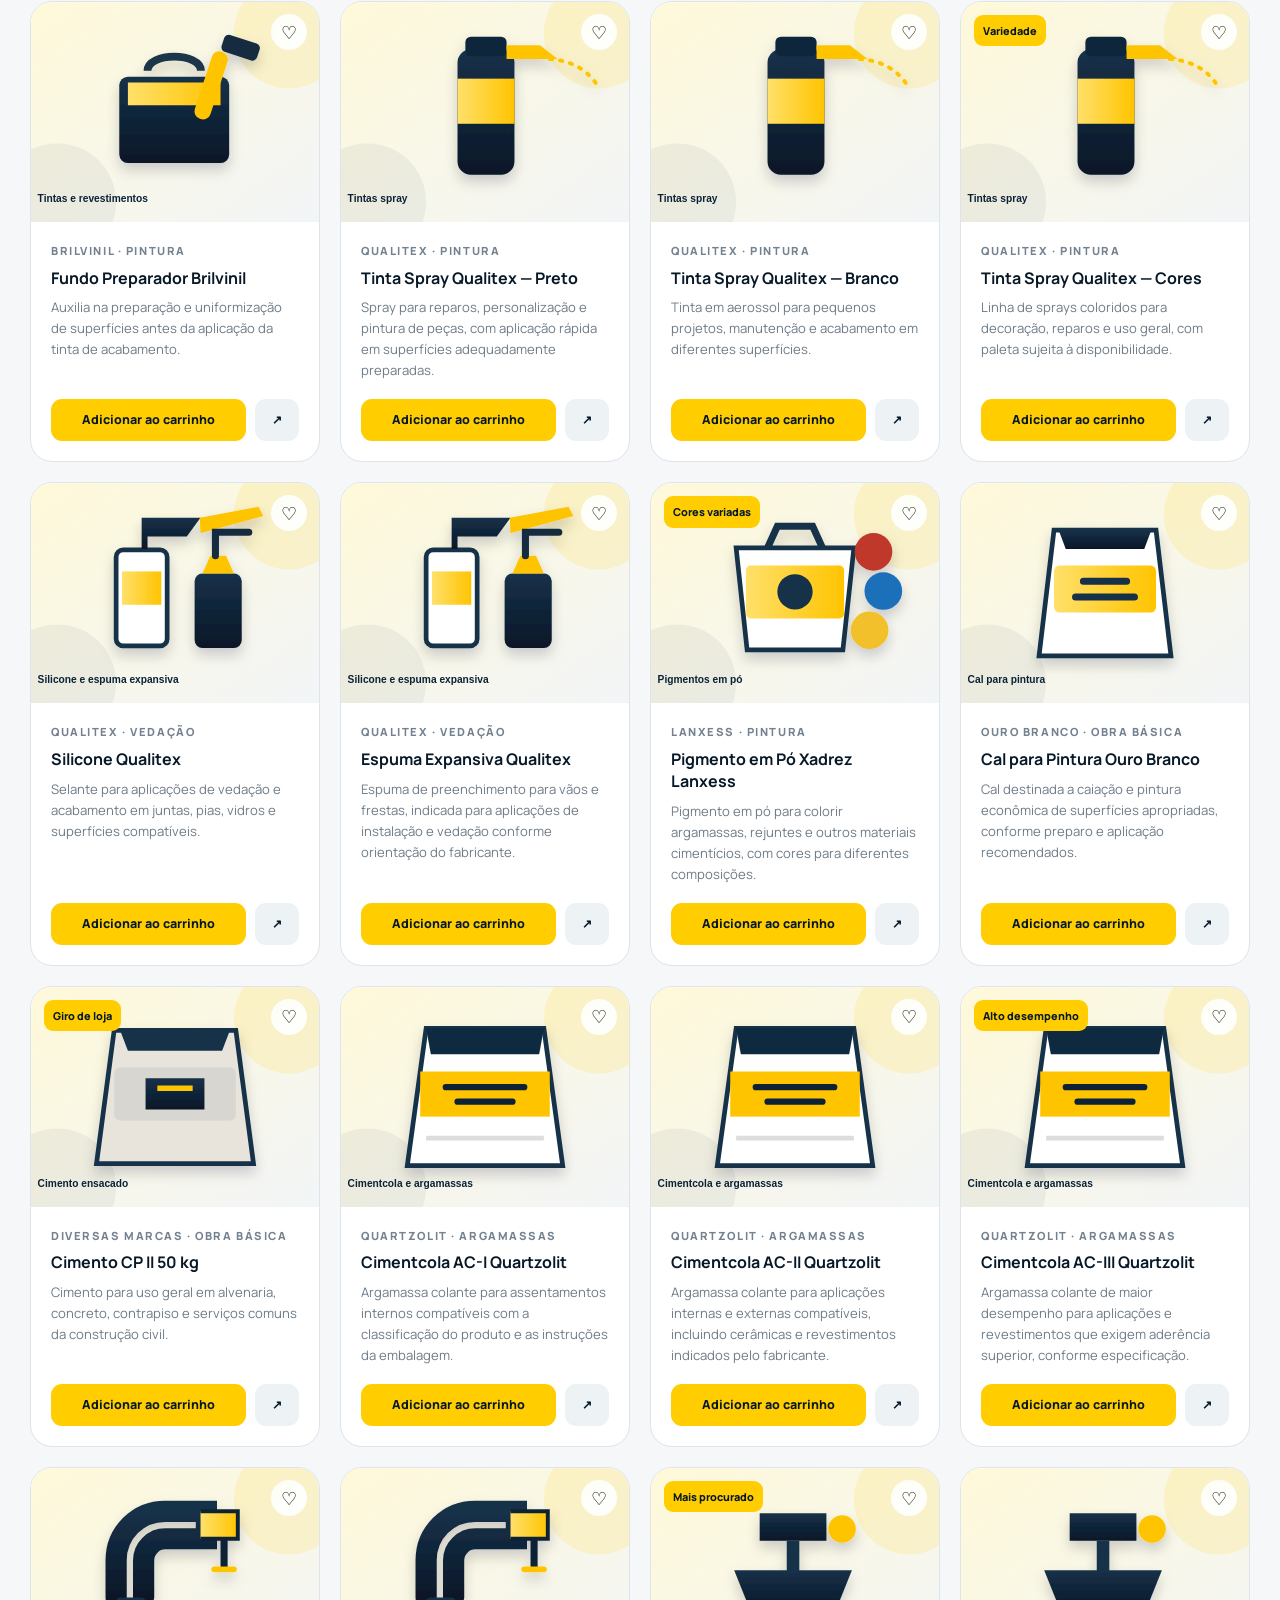
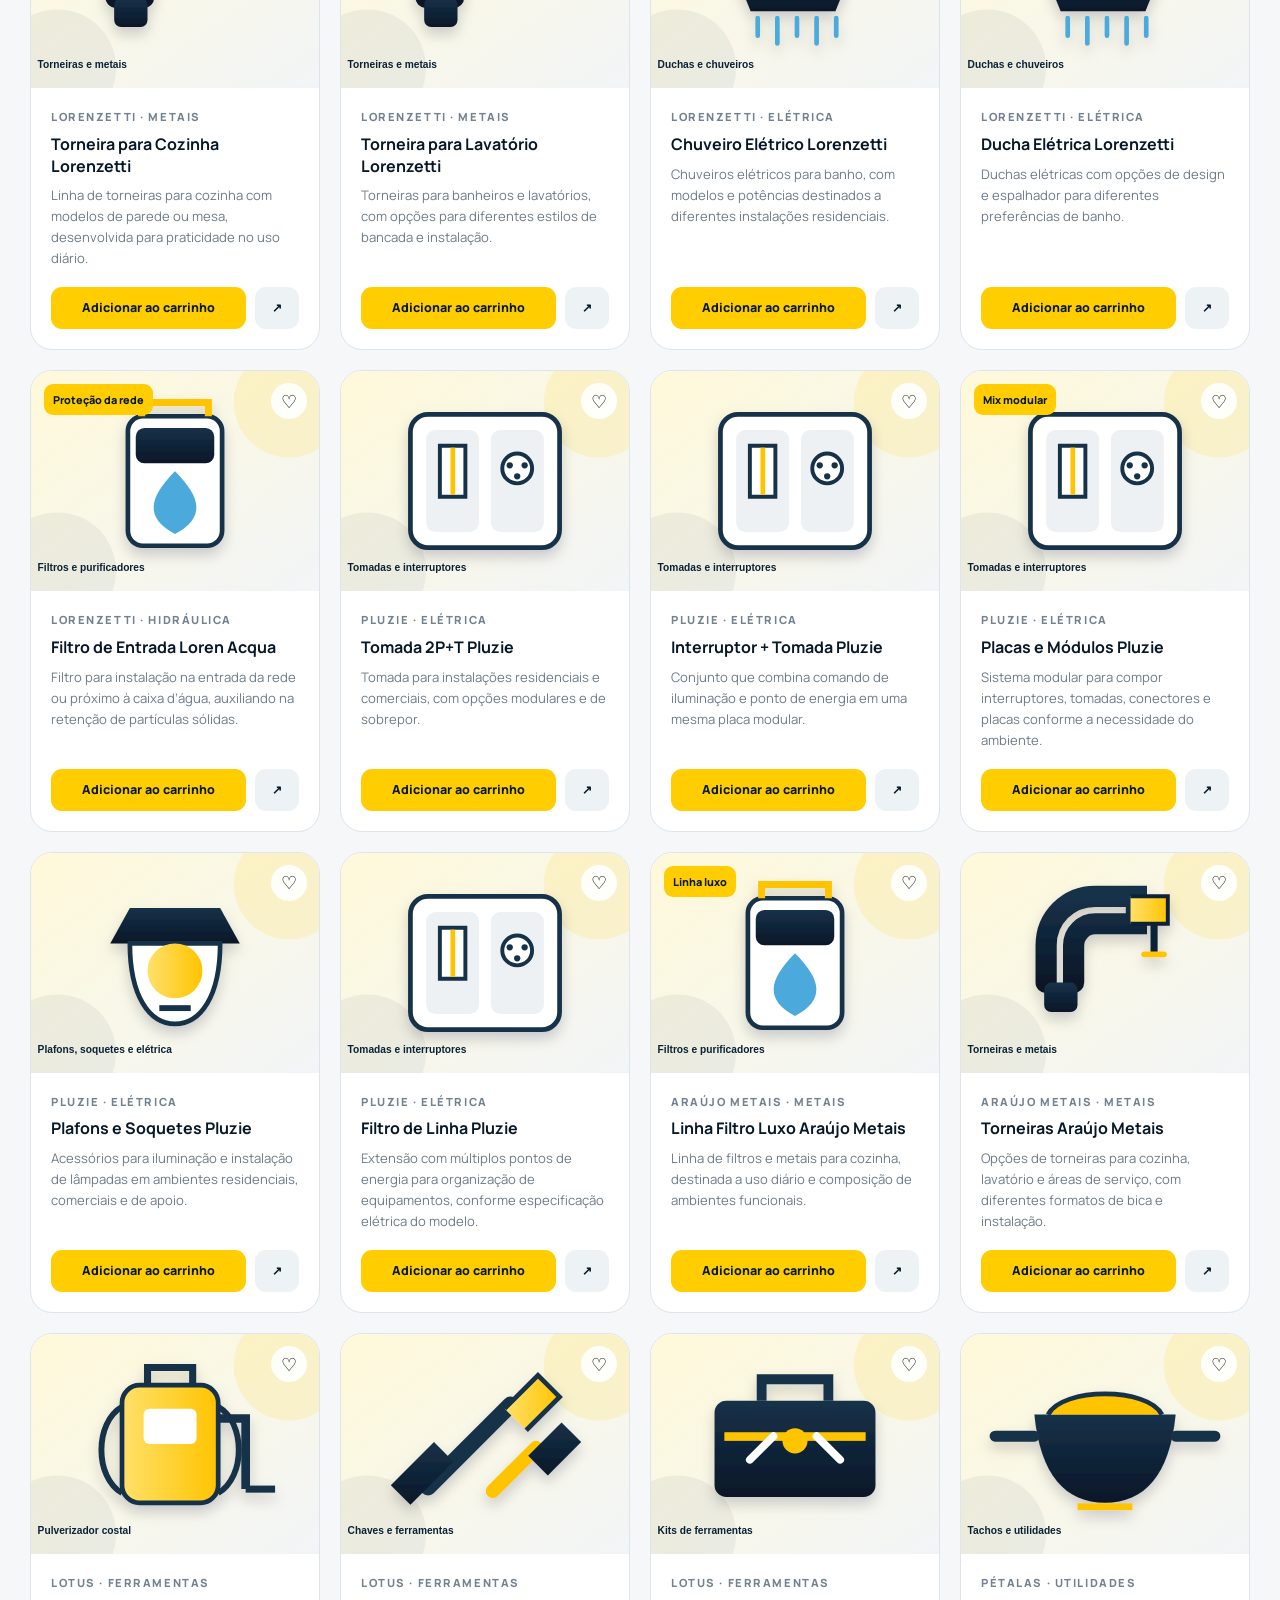
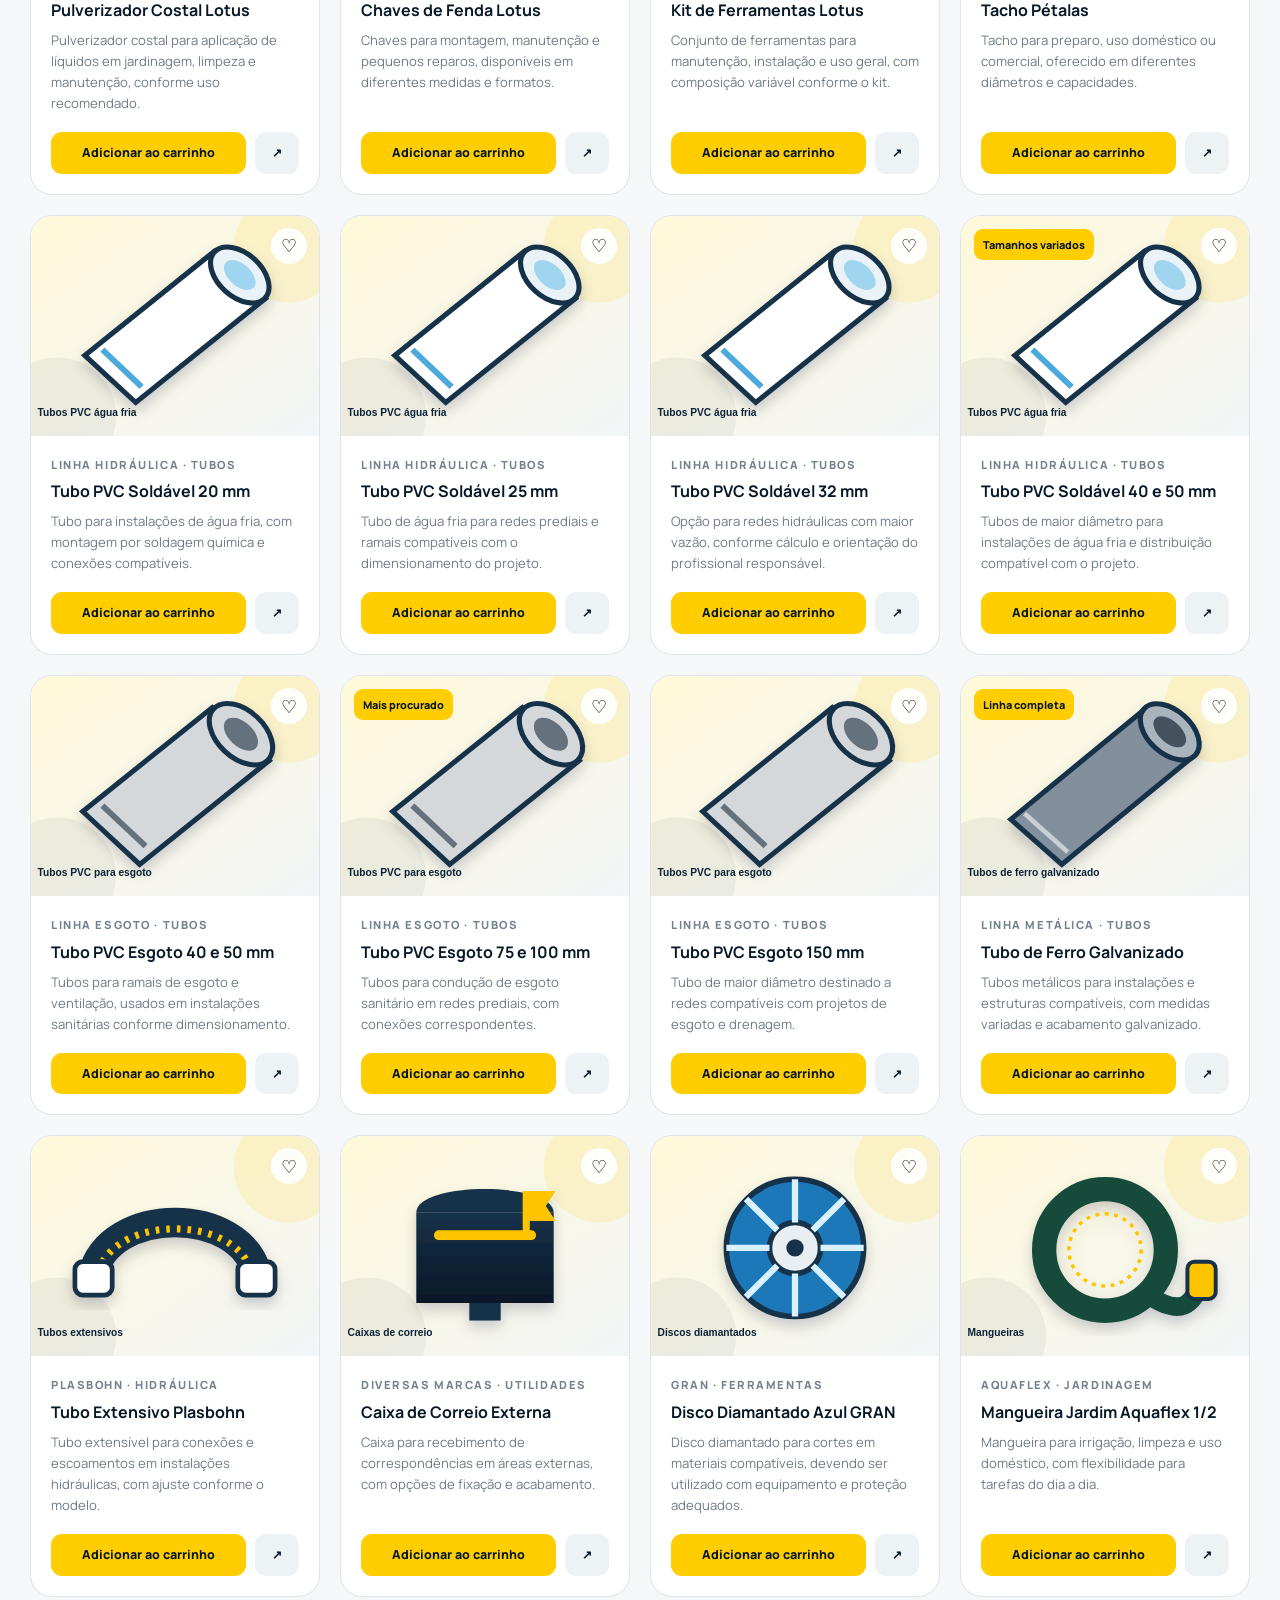
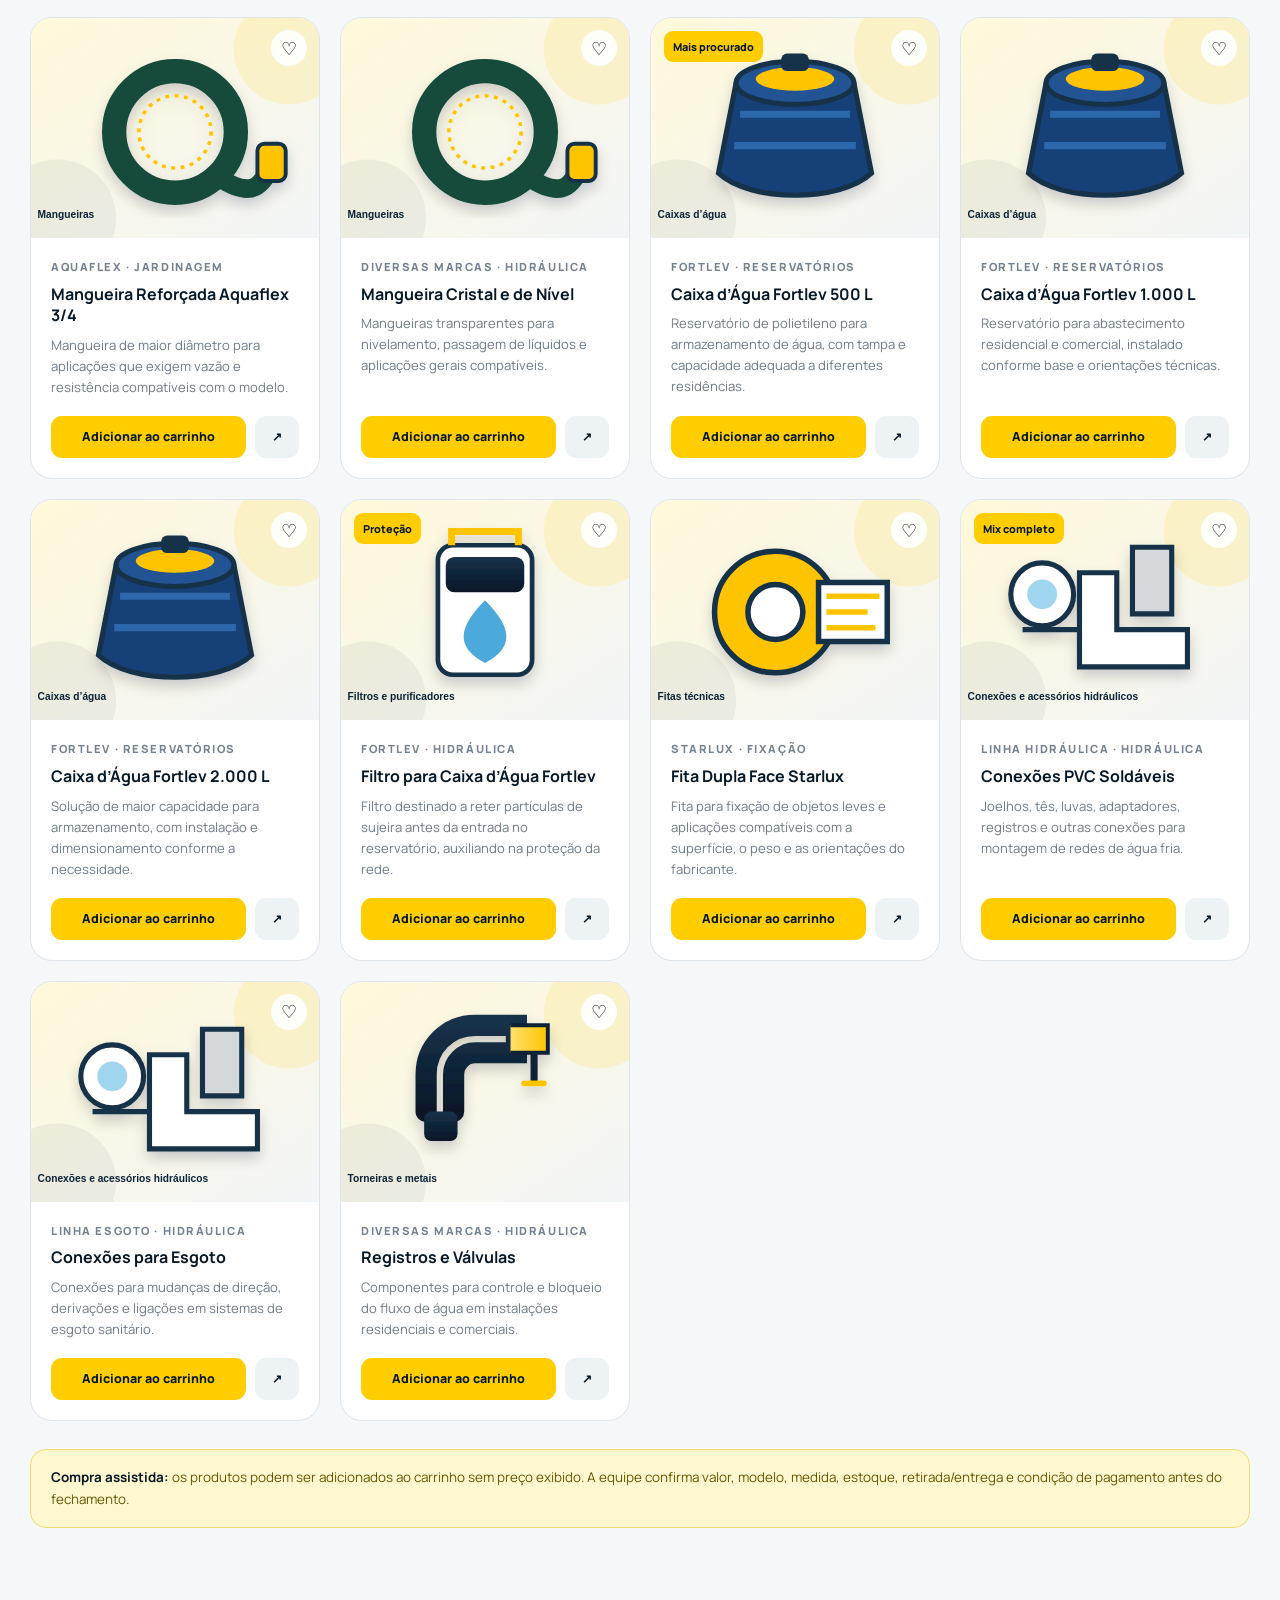
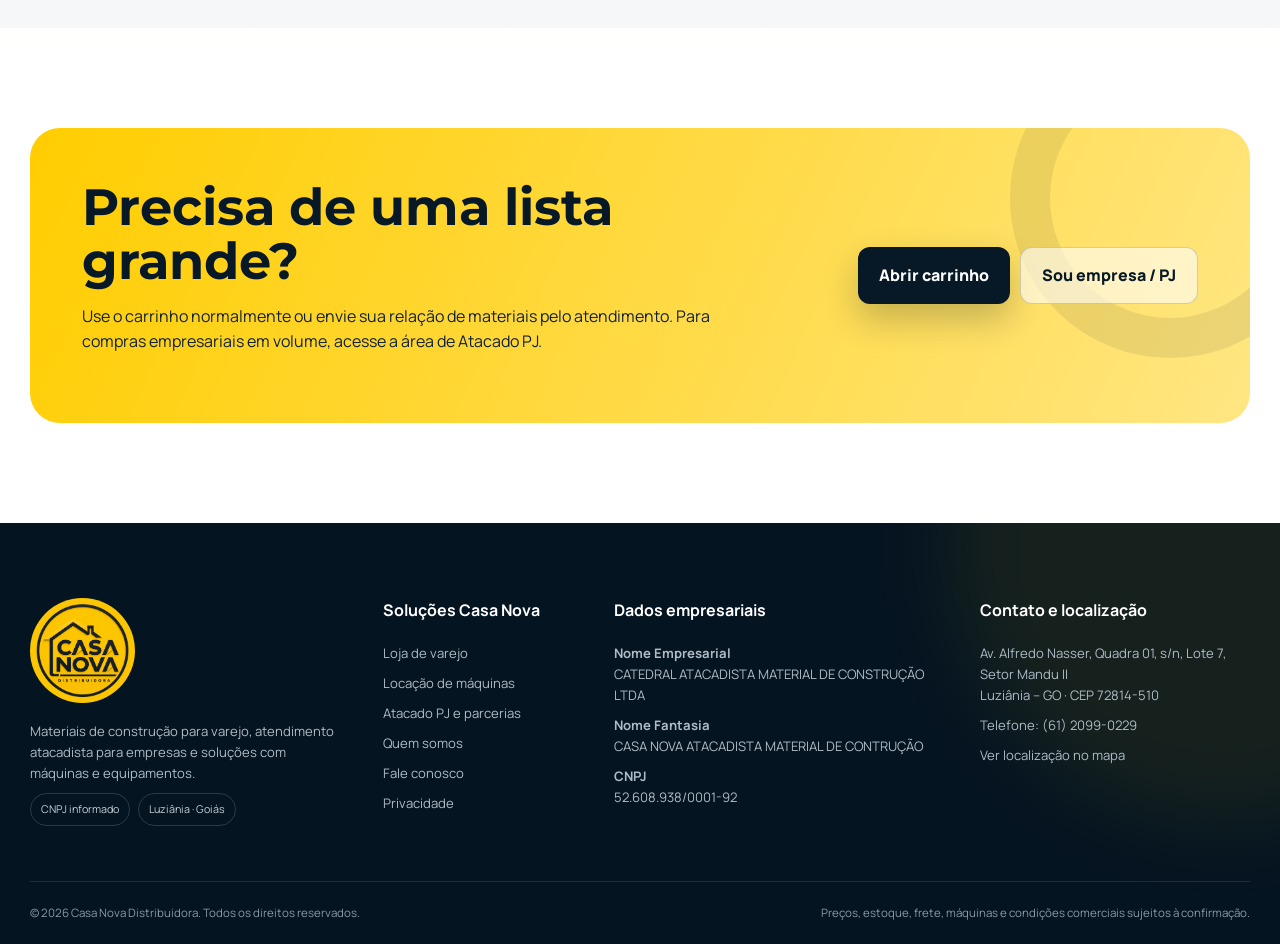
<file: catalogo.html>
<!doctype html><html lang="pt-BR"><head><meta charset="utf-8"><meta name="viewport" content="width=device-width,initial-scale=1"><meta name="theme-color" content="#ffcd00"><link rel="icon" href="assets/img/favicon.png"><link rel="preconnect" href="https://fonts.googleapis.com"><link rel="preconnect" href="https://fonts.gstatic.com" crossorigin><link href="https://fonts.googleapis.com/css2?family=Manrope:wght@400;500;600;700;800&family=Montserrat:wght@700;800;900&display=swap" rel="stylesheet"><link rel="stylesheet" href="styles.css"><title>Loja | Casa Nova Distribuidora</title><meta name="description" content="Loja Casa Nova: materiais de construção para obra, reforma e manutenção. Monte seu carrinho e envie seu pedido."></head><body><div class="topbar"><div class="container topbar__inner"><span>Casa Nova · Materiais de Construção</span><span>Varejo · Atacado PJ · Máquinas & Equipamentos</span><a href="tel:+556120990229">(61) 2099-0229</a></div></div><header class="header">
  <div class="container header__inner">
    <a class="brand" href="index.html" aria-label="Casa Nova Distribuidora - Início"><img src="assets/img/logo-casa-nova.png" alt="Casa Nova Distribuidora"><span><strong>Casa Nova</strong><small>Distribuidora</small></span></a>
    <button class="menu-toggle" id="menuToggle" aria-label="Abrir menu" aria-expanded="false"><i></i><i></i><i></i></button>
    <nav class="nav" id="mainNav" aria-label="Navegação principal">
  <a href="index.html">Início</a>
  <a href="loja.html">Loja</a>
  <a href="maquinas.html">Máquinas</a>
  <a href="atacado.html">Atacado PJ</a>
  <a href="empresa.html">A empresa</a>
  <a href="contato.html">Contato</a>
</nav>
    <div class="account-slot"></div><button class="header-quote js-open-cart"><span>Carrinho</span><b id="cartCount">0</b></button>
  </div>
</header><main><section class="store-hero"><div class="container store-hero__grid"><div class="reveal"><div class="breadcrumbs"><a href="index.html">Início</a> / Loja</div><span class="eyebrow">Loja Casa Nova</span><h1>Escolha os produtos e monte seu carrinho.</h1><p>Uma área pensada para clientes de varejo. Selecione os itens, ajuste as quantidades e finalize o pedido pelo atendimento da Casa Nova. Os preços são confirmados antes do fechamento.</p><div class="store-hero__badges"><span>✓ Carrinho com quantidade</span><span>✓ Mais de 500 itens no mix</span><span>✓ Atendimento para sua obra</span></div></div><div class="store-hero__art reveal delay-1"><img src="assets/products/pvcpipe.svg" alt="Tubos"><img src="assets/products/paint.svg" alt="Tintas"><img src="assets/products/toolkit.svg" alt="Ferramentas"><img src="assets/products/shower.svg" alt="Chuveiros"></div></div></section>
<section class="section section--soft"><div class="container"><div class="store-help reveal"><div><b>1</b><span>Encontre o produto</span></div><i>→</i><div><b>2</b><span>Adicione ao carrinho</span></div><i>→</i><div><b>3</b><span>Ajuste a quantidade</span></div><i>→</i><div><b>4</b><span>Finalize o pedido</span></div></div><div class="toolbar"><div class="search">⌕<input id="searchInput" type="search" placeholder="Buscar produto, marca ou categoria"></div><div><strong id="resultCount">0</strong> produtos encontrados</div></div><div class="filters" id="filters"></div><div class="product-grid" id="productGrid"></div><div class="catalog-note"><strong>Compra assistida:</strong> os produtos podem ser adicionados ao carrinho sem preço exibido. A equipe confirma valor, modelo, medida, estoque, retirada/entrega e condição de pagamento antes do fechamento.</div></div></section>
<section class="section"><div class="container"><div class="cta reveal"><div><h2>Precisa de uma lista grande?</h2><p>Use o carrinho normalmente ou envie sua relação de materiais pelo atendimento. Para compras empresariais em volume, acesse a área de Atacado PJ.</p></div><div style="display:flex;gap:10px;flex-wrap:wrap"><button class="btn btn--navy js-open-cart">Abrir carrinho</button><a class="btn btn--ghost" href="atacado.html">Sou empresa / PJ</a></div></div></div></section></main><footer class="footer"><div class="footer__shine"></div><div class="container footer__grid"><div class="footer__brand"><img src="assets/img/logo-casa-nova.png" alt="Casa Nova Distribuidora"><p>Materiais de construção para varejo, atendimento atacadista para empresas e soluções com máquinas e equipamentos.</p><div class="footer__badges"><span>CNPJ informado</span><span>Luziânia · Goiás</span></div></div><div><h4>Soluções Casa Nova</h4><a href="loja.html">Loja de varejo</a><a href="maquinas.html">Locação de máquinas</a><a href="atacado.html">Atacado PJ e parcerias</a><a href="empresa.html">Quem somos</a><a href="contato.html">Fale conosco</a><a href="politica.html">Privacidade</a></div><div><h4>Dados empresariais</h4><p><strong>Nome Empresarial</strong><br>CATEDRAL ATACADISTA MATERIAL DE CONSTRUÇÃO LTDA</p><p><strong>Nome Fantasia</strong><br>CASA NOVA ATACADISTA MATERIAL DE CONTRUÇÃO</p><p><strong>CNPJ</strong><br>52.608.938/0001-92</p></div><div><h4>Contato e localização</h4><p>Av. Alfredo Nasser, Quadra 01, s/n, Lote 7, Setor Mandu II<br>Luziânia – GO · CEP 72814-510</p><a href="tel:+556120990229">Telefone: (61) 2099-0229</a><a target="_blank" rel="noopener" href="https://www.google.com/maps/search/?api=1&query=Av.+Alfredo+Nasser+Quadra+01+Lote+7+Setor+Mandu+II+Luziania+GO">Ver localização no mapa</a></div></div><div class="container footer__bottom"><span>© 2026 Casa Nova Distribuidora. Todos os direitos reservados.</span><span>Preços, estoque, frete, máquinas e condições comerciais sujeitos à confirmação.</span></div></footer><a class="whatsapp-float" href="https://wa.me/556120990229?text=Ol%C3%A1%2C%20vim%20pelo%20site%20da%20Casa%20Nova%20e%20gostaria%20de%20atendimento." target="_blank" rel="noopener" aria-label="Falar com a Casa Nova"><svg viewBox="0 0 32 32" aria-hidden="true"><path d="M16 3a13 13 0 0 0-11.2 19.6L3 29l6.6-1.7A13 13 0 1 0 16 3Zm0 23.6c-2.1 0-4.1-.6-5.8-1.7l-.4-.2-3.9 1 1-3.8-.3-.4A10.5 10.5 0 1 1 16 26.6Zm5.8-7.9c-.3-.2-1.9-.9-2.2-1s-.5-.2-.8.2-.9 1.1-1.1 1.4-.4.2-.7.1c-2-.8-3.4-2-4.7-4-.4-.6.4-.6 1.1-2 .1-.2.1-.5 0-.7l-1-2.4c-.2-.5-.5-.5-.8-.5h-.7c-.2 0-.6.1-.9.5s-1.2 1.2-1.2 3c0 1.8 1.3 3.5 1.5 3.7.2.2 2.6 4 6.3 5.6 2.4 1 3.3 1.1 4.5.9 1-.2 1.9-.8 2.2-1.6.3-.8.3-1.5.2-1.6-.2-.3-.4-.4-.7-.6Z"/></svg><span>Atendimento</span></a><aside class="cart-drawer" id="cartDrawer" aria-hidden="true"><div class="cart-head"><div><span>Loja Casa Nova</span><h3>Meu carrinho</h3></div><button id="closeCart" aria-label="Fechar">×</button></div><div class="cart-items" id="cartItems"></div><div class="cart-empty" id="cartEmpty"><b>Seu carrinho está vazio</b><p>Adicione produtos da loja para montar seu pedido.</p></div><div class="cart-footer"><div class="cart-info">Os preços não são exibidos nesta versão. Ao finalizar, nossa equipe confirma valores, estoque e entrega.</div><label>Nome<input id="quoteName" placeholder="Seu nome"></label><label>CPF ou CNPJ<input id="quoteDoc" placeholder="Documento para identificação"></label><label>Entrega / observações<textarea id="quoteNotes" rows="3" placeholder="Cidade, bairro, retirada, medidas ou observações"></textarea></label><button class="btn btn--yellow full" id="sendQuote">Finalizar pedido</button><button class="clear" id="clearCart">Limpar carrinho</button></div></aside><div class="backdrop" id="backdrop"></div><div class="product-modal" id="productModal" aria-hidden="true"><div class="product-modal__dialog"><button class="product-modal__close" id="closeProductModal" aria-label="Fechar">×</button><div id="productModalContent"></div></div></div><div class="toast" id="toast"></div><script src="products-data.js"></script><script src="script.js"></script><script src="account.js"></script></body></html>
</file>
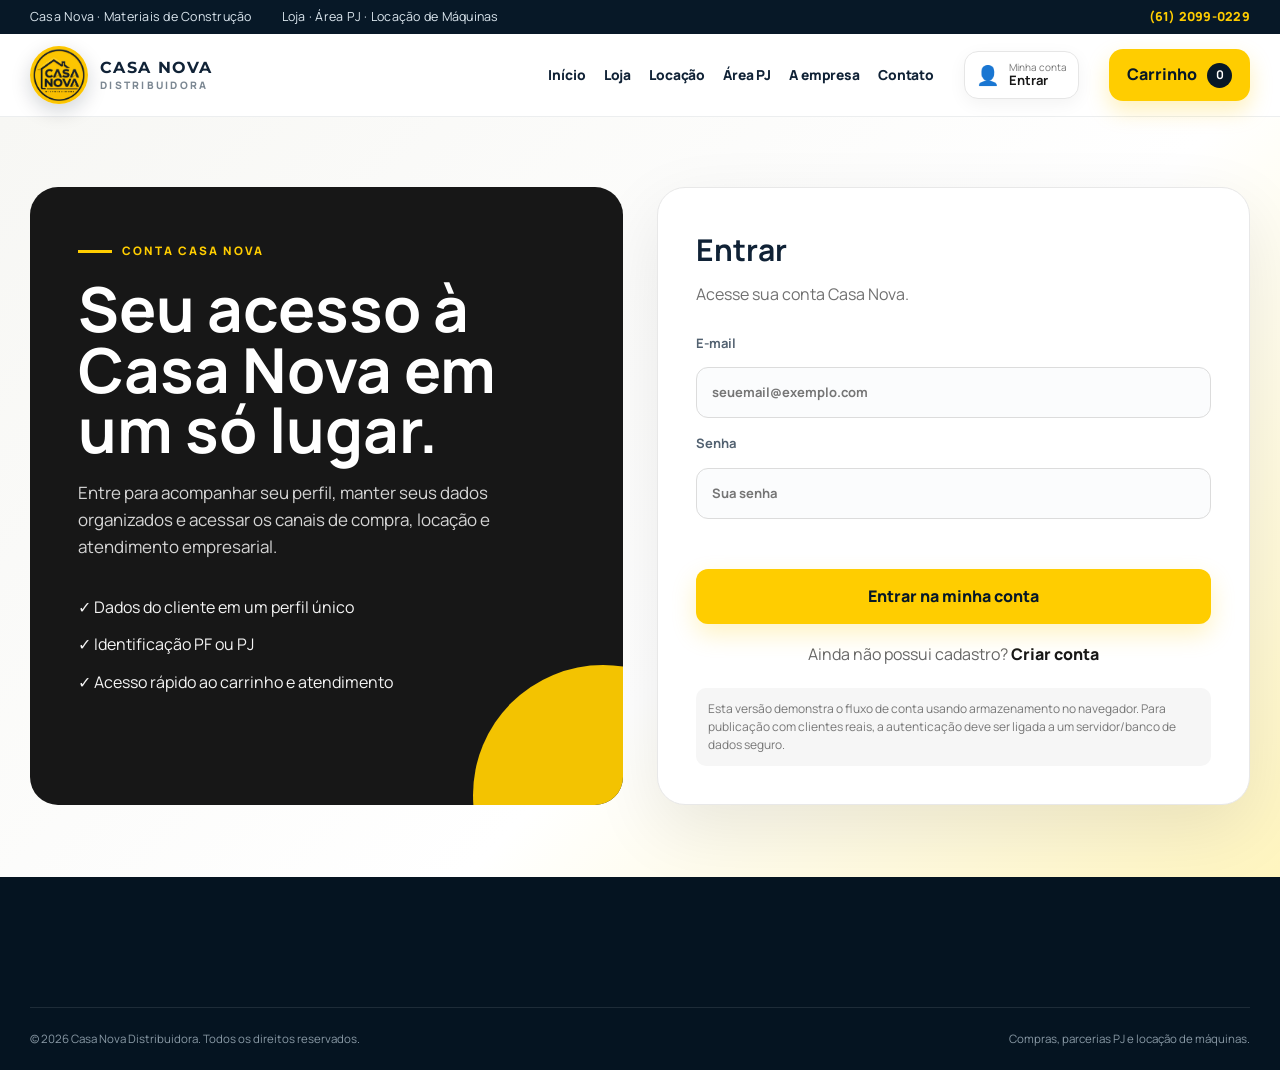
<file: conta.html>
<!doctype html><html lang="pt-BR"><head><meta charset="utf-8"><meta name="viewport" content="width=device-width,initial-scale=1"><meta name="theme-color" content="#ffcd00"><link rel="icon" href="assets/img/favicon.png"><link rel="preconnect" href="https://fonts.googleapis.com"><link rel="preconnect" href="https://fonts.gstatic.com" crossorigin><link href="https://fonts.googleapis.com/css2?family=Manrope:wght@400;500;600;700;800&family=Montserrat:wght@700;800;900&display=swap" rel="stylesheet"><link rel="stylesheet" href="styles.css"><title>Minha Conta | Casa Nova Distribuidora</title></head><body><div class="topbar"><div class="container topbar__inner"><span>Casa Nova · Materiais de Construção</span><span>Loja · Área PJ · Locação de Máquinas</span><a href="tel:+556120990229">(61) 2099-0229</a></div></div><header class="header"><div class="container header__inner"><a class="brand" href="index.html" aria-label="Casa Nova - Início"><img src="assets/img/logo-casa-nova.png" alt="Casa Nova Distribuidora"><span><strong>Casa Nova</strong><small>Distribuidora</small></span></a><button class="menu-toggle" id="menuToggle" aria-label="Abrir menu" aria-expanded="false"><i></i><i></i><i></i></button><nav class="nav" id="mainNav"><a href="index.html">Início</a><a href="loja.html">Loja</a><a href="maquinas.html">Locação</a><a href="atacado.html">Área PJ</a><a href="empresa.html">A empresa</a><a href="contato.html">Contato</a></nav><div class="account-slot"></div><button class="header-quote js-open-cart"><span>Carrinho</span><b id="cartCount">0</b></button></div></header><main id="accountDashboard"><section class="account-hero"><div class="container account-hero__inner"><div><span class="eyebrow light">Minha Conta</span><h1 id="accountName">Cliente</h1><p id="accountType">Conta Casa Nova</p></div><span class="account-badge" id="pjStatusText">Status</span></div></section><div class="container account-layout"><aside class="account-sidebar"><a href="conta.html">▣ Visão geral</a><a href="loja.html">🛒 Ir para a loja</a><a href="atacado.html">▦ Área PJ</a><a href="maquinas.html">◈ Locação de máquinas</a><button id="logoutBtn">↪ Sair da conta</button></aside><section class="account-panel"><div class="account-summary"><div class="summary-card"><small>Itens no carrinho</small><b id="accountCartCount">0</b></div><div class="summary-card"><small>Status da conta</small><b>Ativa</b></div><div class="summary-card"><small>Atendimento</small><b>Casa Nova</b></div></div><h2>Meus dados</h2><p>Atualize suas informações de contato.</p><form class="profile-grid" id="profileForm"><label>Nome<input required name="name"></label><label>E-mail<input disabled type="email" name="email"></label><label>WhatsApp<input name="phone"></label><label>CPF / CNPJ<input disabled name="document"></label><label class="full" id="companyField">Empresa<input name="company"></label><div class="full"><button class="btn btn--yellow" type="submit">Salvar alterações</button><div class="saved-msg" id="profileSaved"></div></div></form><div class="security-warning"><strong>Importante:</strong> este pacote é uma demonstração funcional em navegador. Antes de abrir cadastro para clientes reais, conecte o sistema a autenticação e banco de dados no servidor. Não utilize esta versão local como armazenamento definitivo de credenciais.</div></section></div></main><footer class="footer"><div class="container footer__bottom"><span>© 2026 Casa Nova Distribuidora. Todos os direitos reservados.</span><span>Compras, parcerias PJ e locação de máquinas.</span></div></footer><script src="products-data.js"></script><script src="script.js"></script><script src="account.js"></script></body></html>
</file>
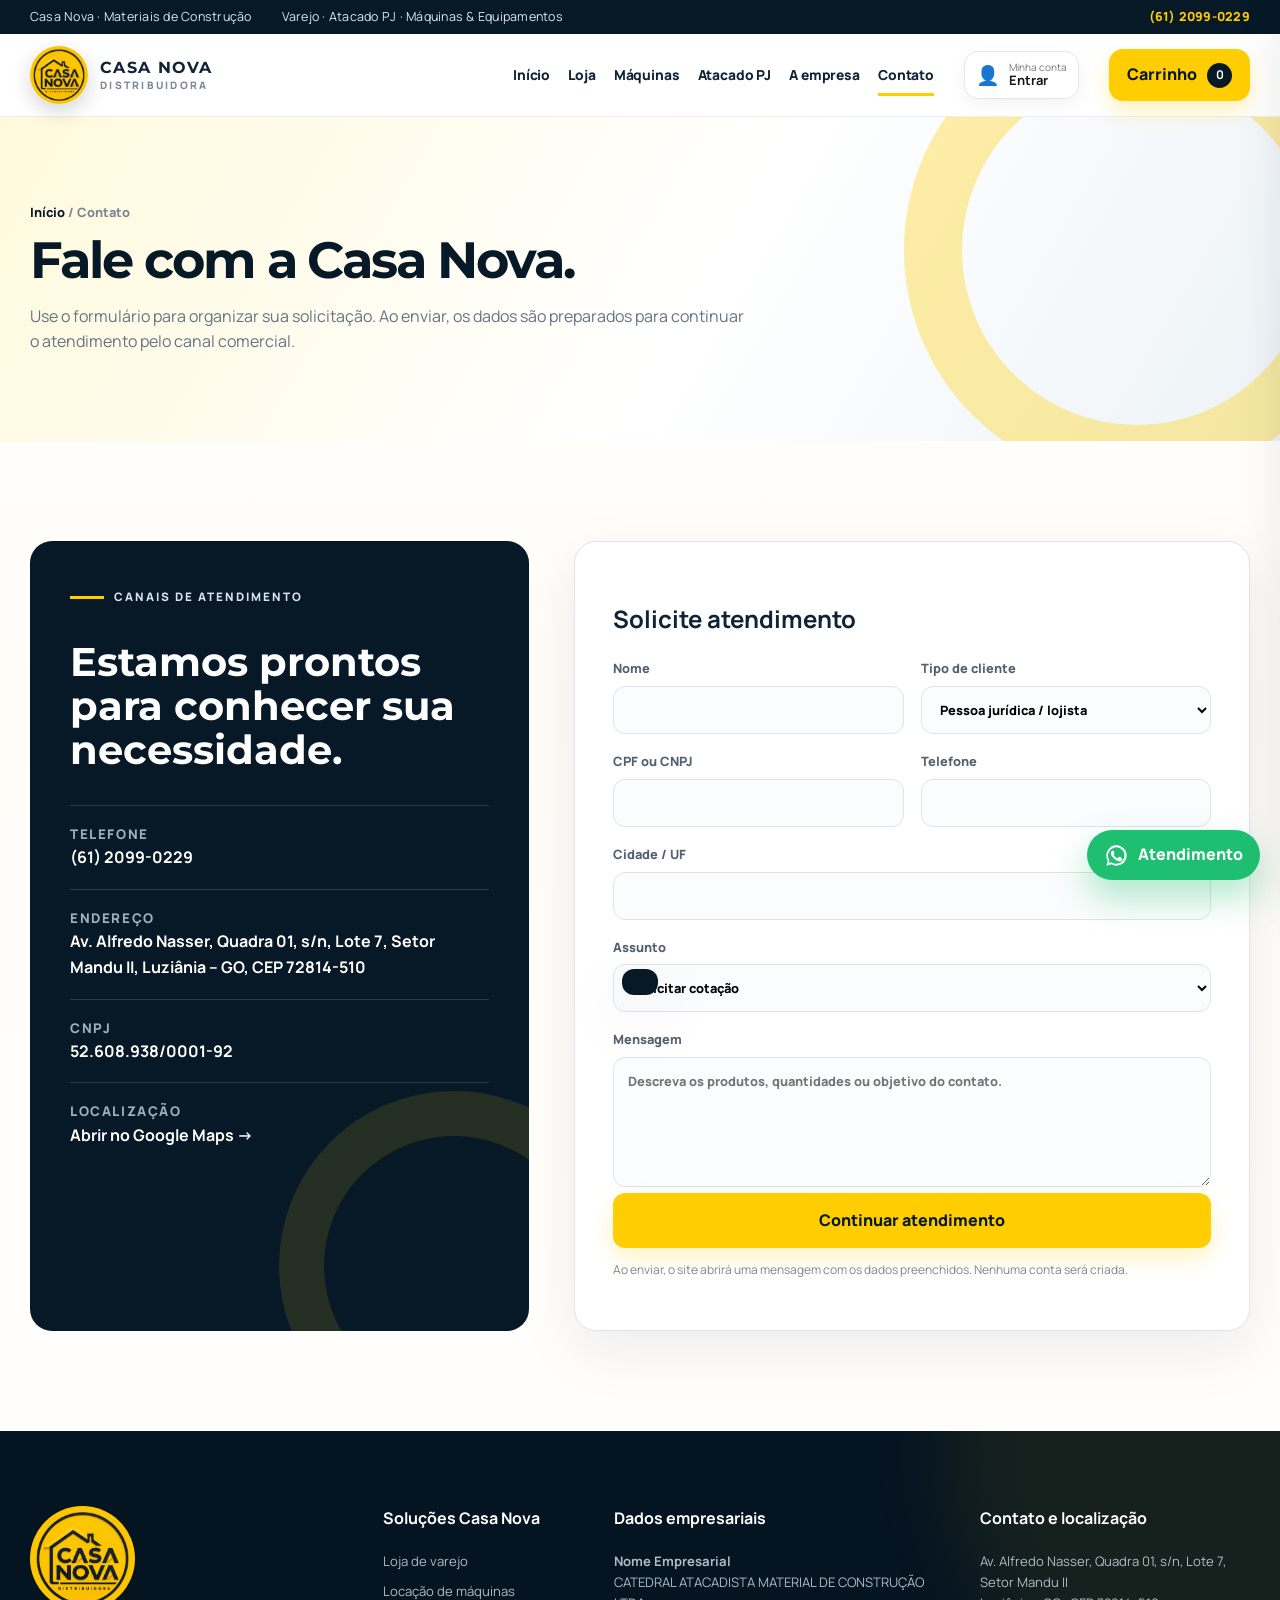
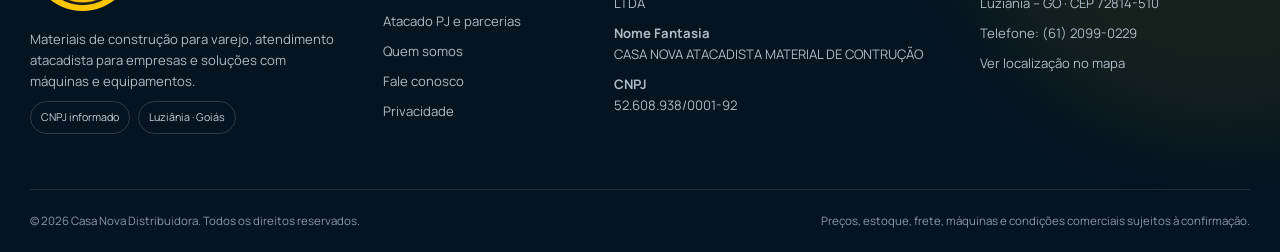
<file: contato.html>
<!doctype html><html lang="pt-BR"><head><meta charset="utf-8"><meta name="viewport" content="width=device-width,initial-scale=1"><meta name="theme-color" content="#ffcd00"><link rel="icon" href="assets/img/favicon.png"><link rel="preconnect" href="https://fonts.googleapis.com"><link rel="preconnect" href="https://fonts.gstatic.com" crossorigin><link href="https://fonts.googleapis.com/css2?family=Manrope:wght@400;500;600;700;800&family=Montserrat:wght@700;800;900&display=swap" rel="stylesheet"><link rel="stylesheet" href="styles.css"><title>Contato | Casa Nova Distribuidora</title><meta name="description" content="Entre em contato com a Casa Nova Distribuidora para catálogo, cotação ou parceria comercial."></head><body>
<div class="topbar"><div class="container topbar__inner"><span>Casa Nova · Materiais de Construção</span><span>Varejo · Atacado PJ · Máquinas & Equipamentos</span><a href="tel:+556120990229">(61) 2099-0229</a></div></div>
<header class="header">
  <div class="container header__inner">
    <a class="brand" href="index.html" aria-label="Casa Nova Distribuidora - Início"><img src="assets/img/logo-casa-nova.png" alt="Casa Nova Distribuidora"><span><strong>Casa Nova</strong><small>Distribuidora</small></span></a>
    <button class="menu-toggle" id="menuToggle" aria-label="Abrir menu" aria-expanded="false"><i></i><i></i><i></i></button>
    <nav class="nav" id="mainNav" aria-label="Navegação principal">
  <a href="index.html">Início</a>
  <a href="loja.html">Loja</a>
  <a href="maquinas.html">Máquinas</a>
  <a href="atacado.html">Atacado PJ</a>
  <a href="empresa.html">A empresa</a>
  <a href="contato.html">Contato</a>
</nav>
    <div class="account-slot"></div><button class="header-quote js-open-cart"><span>Carrinho</span><b id="cartCount">0</b></button>
  </div>
</header><main><section class="page-hero"><div class="container"><div class="breadcrumbs"><a href="index.html">Início</a> / Contato</div><h1>Fale com a Casa Nova.</h1><p>Use o formulário para organizar sua solicitação. Ao enviar, os dados são preparados para continuar o atendimento pelo canal comercial.</p></div></section><section class="section"><div class="container contact-grid"><div class="contact-panel reveal"><span class="eyebrow" style="color:#d9e3e9">Canais de atendimento</span><h2>Estamos prontos para conhecer sua necessidade.</h2><div class="contact-item"><small>Telefone</small><a href="tel:+556120990229">(61) 2099-0229</a></div><div class="contact-item"><small>Endereço</small><span>Av. Alfredo Nasser, Quadra 01, s/n, Lote 7, Setor Mandu II, Luziânia – GO, CEP 72814-510</span></div><div class="contact-item"><small>CNPJ</small><span>52.608.938/0001-92</span></div><div class="contact-item"><small>Localização</small><a target="_blank" rel="noopener" href="https://www.google.com/maps/search/?api=1&query=Av.+Alfredo+Nasser+Quadra+01+Lote+7+Setor+Mandu+II+Luziania+GO">Abrir no Google Maps →</a></div></div><form class="form-card reveal delay-1" data-whatsapp data-title="Contato pelo site - Casa Nova Distribuidora"><h2>Solicite atendimento</h2><div class="form-grid"><label>Nome<input required name="Nome"></label><label>Tipo de cliente<select name="Tipo"><option>Pessoa jurídica / lojista</option><option>Construtora / profissional</option><option>Pessoa física</option></select></label><label>CPF ou CNPJ<input required name="CPF ou CNPJ"></label><label>Telefone<input required name="Telefone"></label><label class="full">Cidade / UF<input required name="Cidade e UF"></label><label class="full">Assunto<select name="Assunto"><option>Solicitar cotação</option><option>Conhecer o catálogo</option><option>Parceria comercial</option><option>Logística e entrega</option><option>Outro assunto</option></select></label><label class="full">Mensagem<textarea required name="Mensagem" rows="5" placeholder="Descreva os produtos, quantidades ou objetivo do contato."></textarea></label></div><button class="btn btn--yellow full">Continuar atendimento</button><p style="font-size:.75rem;color:#7a8793">Ao enviar, o site abrirá uma mensagem com os dados preenchidos. Nenhuma conta será criada.</p></form></div></section></main>
<footer class="footer"><div class="footer__shine"></div><div class="container footer__grid"><div class="footer__brand"><img src="assets/img/logo-casa-nova.png" alt="Casa Nova Distribuidora"><p>Materiais de construção para varejo, atendimento atacadista para empresas e soluções com máquinas e equipamentos.</p><div class="footer__badges"><span>CNPJ informado</span><span>Luziânia · Goiás</span></div></div><div><h4>Soluções Casa Nova</h4><a href="loja.html">Loja de varejo</a><a href="maquinas.html">Locação de máquinas</a><a href="atacado.html">Atacado PJ e parcerias</a><a href="empresa.html">Quem somos</a><a href="contato.html">Fale conosco</a><a href="politica.html">Privacidade</a></div><div><h4>Dados empresariais</h4><p><strong>Nome Empresarial</strong><br>CATEDRAL ATACADISTA MATERIAL DE CONSTRUÇÃO LTDA</p><p><strong>Nome Fantasia</strong><br>CASA NOVA ATACADISTA MATERIAL DE CONTRUÇÃO</p><p><strong>CNPJ</strong><br>52.608.938/0001-92</p></div><div><h4>Contato e localização</h4><p>Av. Alfredo Nasser, Quadra 01, s/n, Lote 7, Setor Mandu II<br>Luziânia – GO · CEP 72814-510</p><a href="tel:+556120990229">Telefone: (61) 2099-0229</a><a target="_blank" rel="noopener" href="https://www.google.com/maps/search/?api=1&query=Av.+Alfredo+Nasser+Quadra+01+Lote+7+Setor+Mandu+II+Luziania+GO">Ver localização no mapa</a></div></div><div class="container footer__bottom"><span>© 2026 Casa Nova Distribuidora. Todos os direitos reservados.</span><span>Preços, estoque, frete, máquinas e condições comerciais sujeitos à confirmação.</span></div></footer>
<a class="whatsapp-float" href="https://wa.me/556120990229?text=Ol%C3%A1%2C%20vim%20pelo%20site%20da%20Casa%20Nova%20e%20gostaria%20de%20atendimento." target="_blank" rel="noopener" aria-label="Falar com a Casa Nova"><svg viewBox="0 0 32 32" aria-hidden="true"><path d="M16 3a13 13 0 0 0-11.2 19.6L3 29l6.6-1.7A13 13 0 1 0 16 3Zm0 23.6c-2.1 0-4.1-.6-5.8-1.7l-.4-.2-3.9 1 1-3.8-.3-.4A10.5 10.5 0 1 1 16 26.6Zm5.8-7.9c-.3-.2-1.9-.9-2.2-1s-.5-.2-.8.2-.9 1.1-1.1 1.4-.4.2-.7.1c-2-.8-3.4-2-4.7-4-.4-.6.4-.6 1.1-2 .1-.2.1-.5 0-.7l-1-2.4c-.2-.5-.5-.5-.8-.5h-.7c-.2 0-.6.1-.9.5s-1.2 1.2-1.2 3c0 1.8 1.3 3.5 1.5 3.7.2.2 2.6 4 6.3 5.6 2.4 1 3.3 1.1 4.5.9 1-.2 1.9-.8 2.2-1.6.3-.8.3-1.5.2-1.6-.2-.3-.4-.4-.7-.6Z"/></svg><span>Atendimento</span></a>
<aside class="cart-drawer" id="cartDrawer" aria-hidden="true">
  <div class="cart-head"><div><span>Loja Casa Nova</span><h3>Meu carrinho</h3></div><button id="closeCart" aria-label="Fechar">×</button></div>
  <div class="cart-items" id="cartItems"></div>
  <div class="cart-empty" id="cartEmpty"><b>Seu carrinho está vazio</b><p>Adicione produtos da loja para montar seu pedido.</p></div>
  <div class="cart-footer"><label>Nome / empresa<input id="quoteName" placeholder="Como podemos chamar você?"></label><label>CPF ou CNPJ<input id="quoteDoc" placeholder="Documento para identificação"></label><label>Observações<textarea id="quoteNotes" rows="3" placeholder="Quantidade, cidade de entrega ou dúvidas"></textarea></label><button class="btn btn--yellow full" id="sendQuote">Finalizar pedido</button><button class="clear" id="clearCart">Limpar carrinho</button></div>
</aside><div class="backdrop" id="backdrop"></div>
<div class="product-modal" id="productModal" aria-hidden="true"><div class="product-modal__dialog"><button class="product-modal__close" id="closeProductModal" aria-label="Fechar">×</button><div id="productModalContent"></div></div></div>
<div class="toast" id="toast"></div>
<script src="products-data.js"></script><script src="script.js"></script><script src="account.js"></script></body></html>
</file>
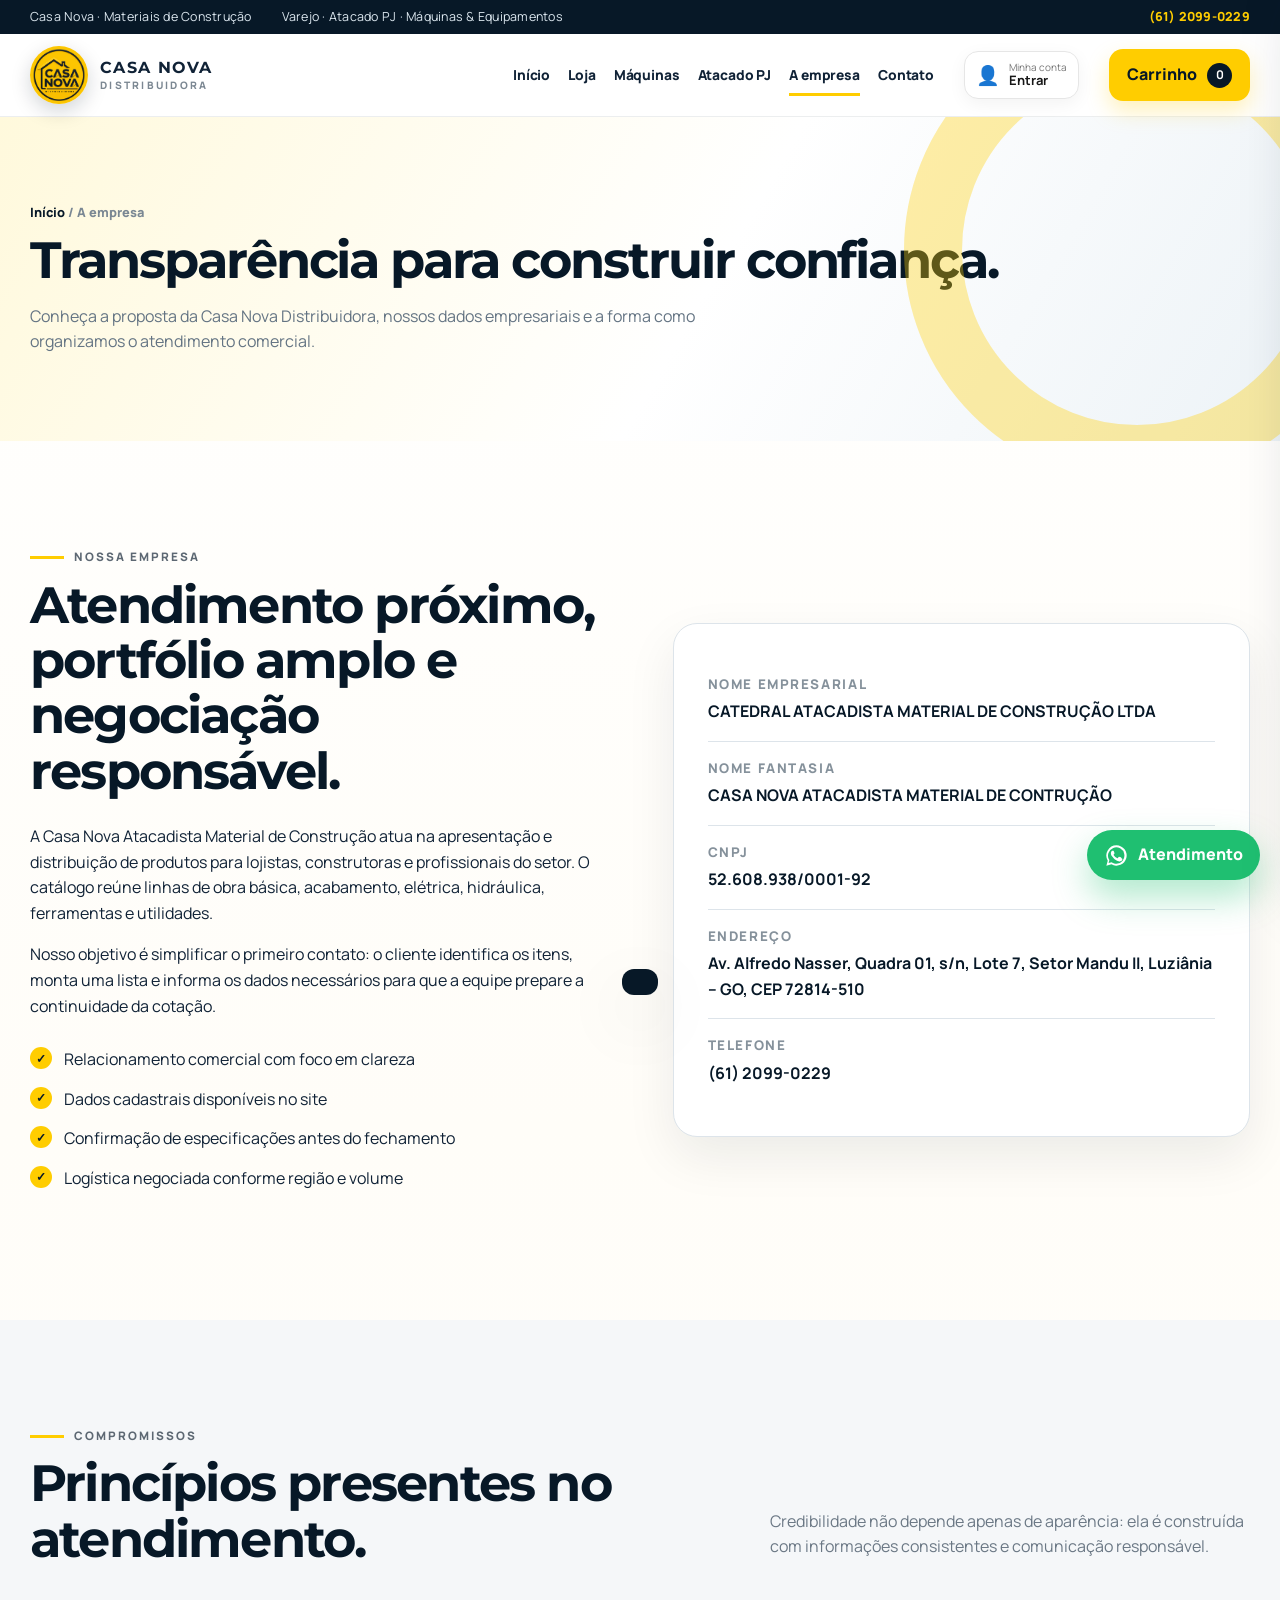
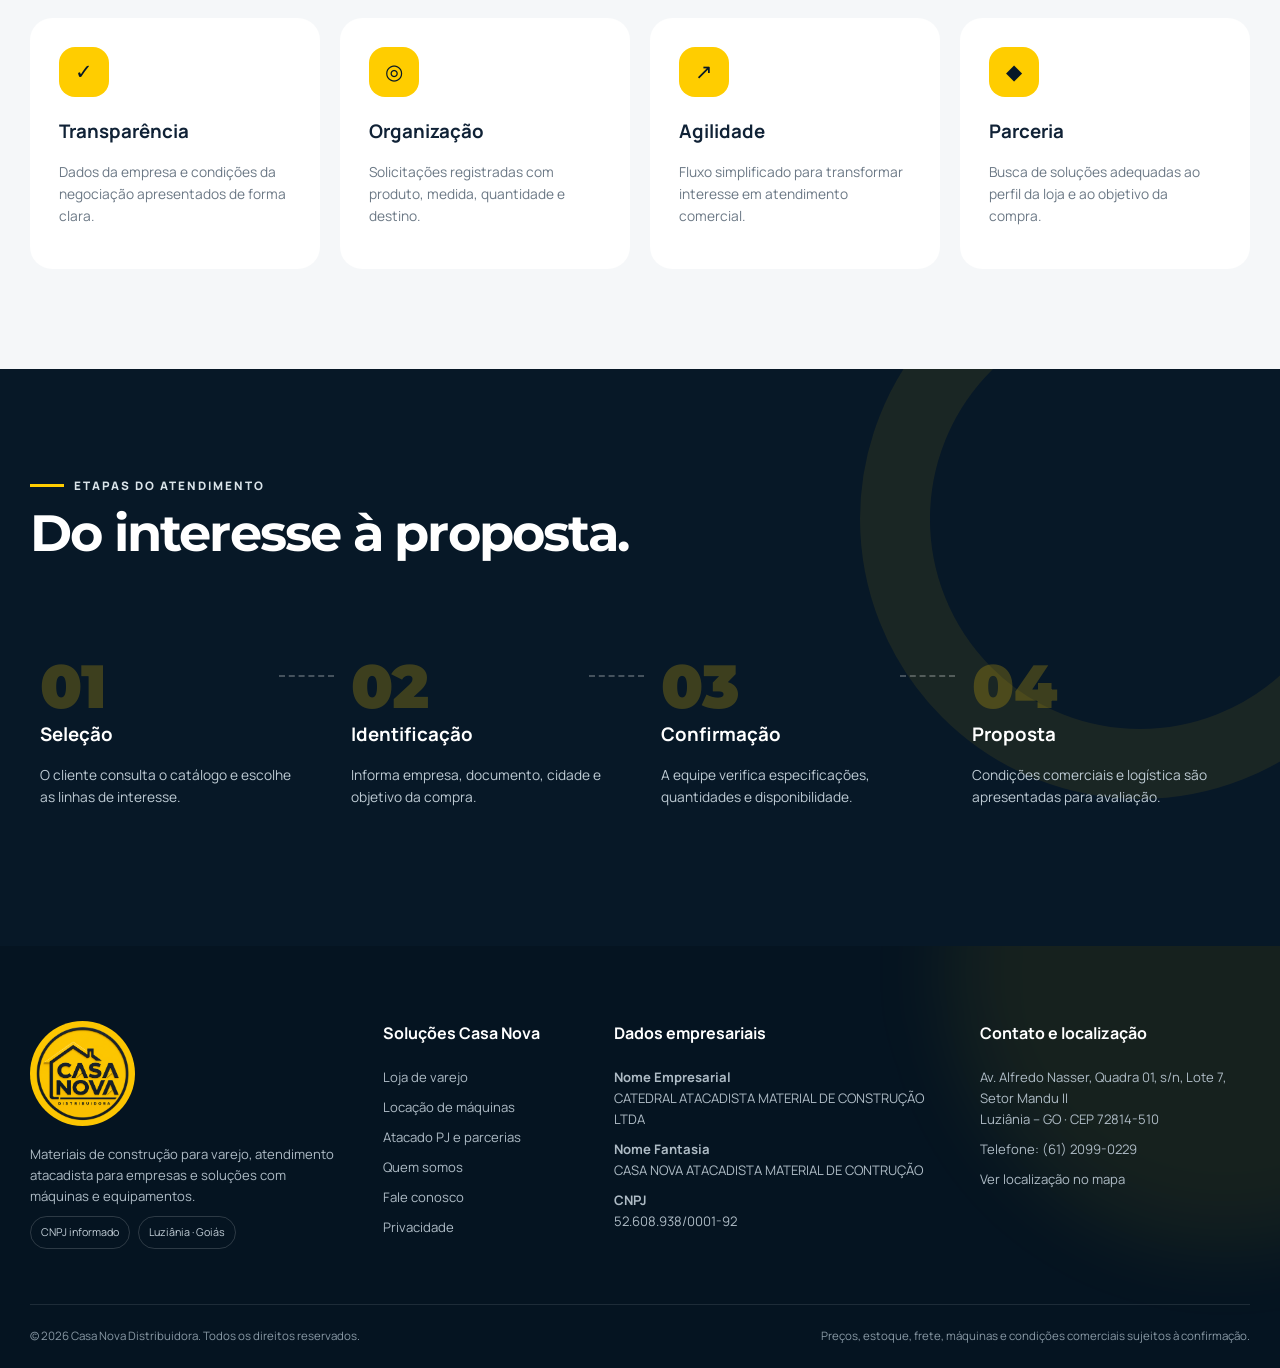
<file: empresa.html>
<!doctype html><html lang="pt-BR"><head><meta charset="utf-8"><meta name="viewport" content="width=device-width,initial-scale=1"><meta name="theme-color" content="#ffcd00"><link rel="icon" href="assets/img/favicon.png"><link rel="preconnect" href="https://fonts.googleapis.com"><link rel="preconnect" href="https://fonts.gstatic.com" crossorigin><link href="https://fonts.googleapis.com/css2?family=Manrope:wght@400;500;600;700;800&family=Montserrat:wght@700;800;900&display=swap" rel="stylesheet"><link rel="stylesheet" href="styles.css"><title>A empresa | Casa Nova Distribuidora</title><meta name="description" content="Informações empresariais e compromissos comerciais da Casa Nova Distribuidora."></head><body>
<div class="topbar"><div class="container topbar__inner"><span>Casa Nova · Materiais de Construção</span><span>Varejo · Atacado PJ · Máquinas & Equipamentos</span><a href="tel:+556120990229">(61) 2099-0229</a></div></div>
<header class="header">
  <div class="container header__inner">
    <a class="brand" href="index.html" aria-label="Casa Nova Distribuidora - Início"><img src="assets/img/logo-casa-nova.png" alt="Casa Nova Distribuidora"><span><strong>Casa Nova</strong><small>Distribuidora</small></span></a>
    <button class="menu-toggle" id="menuToggle" aria-label="Abrir menu" aria-expanded="false"><i></i><i></i><i></i></button>
    <nav class="nav" id="mainNav" aria-label="Navegação principal">
  <a href="index.html">Início</a>
  <a href="loja.html">Loja</a>
  <a href="maquinas.html">Máquinas</a>
  <a href="atacado.html">Atacado PJ</a>
  <a href="empresa.html">A empresa</a>
  <a href="contato.html">Contato</a>
</nav>
    <div class="account-slot"></div><button class="header-quote js-open-cart"><span>Carrinho</span><b id="cartCount">0</b></button>
  </div>
</header><main><section class="page-hero"><div class="container"><div class="breadcrumbs"><a href="index.html">Início</a> / A empresa</div><h1>Transparência para construir confiança.</h1><p>Conheça a proposta da Casa Nova Distribuidora, nossos dados empresariais e a forma como organizamos o atendimento comercial.</p></div></section><section class="section"><div class="container split"><div class="reveal"><span class="eyebrow">Nossa empresa</span><div class="section-head" style="margin-bottom:12px"><div><h2>Atendimento próximo, portfólio amplo e negociação responsável.</h2></div></div><p>A Casa Nova Atacadista Material de Construção atua na apresentação e distribuição de produtos para lojistas, construtoras e profissionais do setor. O catálogo reúne linhas de obra básica, acabamento, elétrica, hidráulica, ferramentas e utilidades.</p><p>Nosso objetivo é simplificar o primeiro contato: o cliente identifica os itens, monta uma lista e informa os dados necessários para que a equipe prepare a continuidade da cotação.</p><ul class="check-list"><li>Relacionamento comercial com foco em clareza</li><li>Dados cadastrais disponíveis no site</li><li>Confirmação de especificações antes do fechamento</li><li>Logística negociada conforme região e volume</li></ul></div><div class="legal-card reveal delay-1"><div class="legal-row"><small>Nome Empresarial</small><b>CATEDRAL ATACADISTA MATERIAL DE CONSTRUÇÃO LTDA</b></div><div class="legal-row"><small>Nome Fantasia</small><b>CASA NOVA ATACADISTA MATERIAL DE CONTRUÇÃO</b></div><div class="legal-row"><small>CNPJ</small><b>52.608.938/0001-92</b></div><div class="legal-row"><small>Endereço</small><b>Av. Alfredo Nasser, Quadra 01, s/n, Lote 7, Setor Mandu II, Luziânia – GO, CEP 72814-510</b></div><div class="legal-row"><small>Telefone</small><b>(61) 2099-0229</b></div></div></div></section><section class="section section--soft"><div class="container"><div class="section-head reveal"><div><span class="eyebrow">Compromissos</span><h2>Princípios presentes no atendimento.</h2></div><p>Credibilidade não depende apenas de aparência: ela é construída com informações consistentes e comunicação responsável.</p></div><div class="feature-grid"><article class="feature-card reveal"><div class="icon">✓</div><h3>Transparência</h3><p>Dados da empresa e condições da negociação apresentados de forma clara.</p></article><article class="feature-card reveal delay-1"><div class="icon">◎</div><h3>Organização</h3><p>Solicitações registradas com produto, medida, quantidade e destino.</p></article><article class="feature-card reveal delay-2"><div class="icon">↗</div><h3>Agilidade</h3><p>Fluxo simplificado para transformar interesse em atendimento comercial.</p></article><article class="feature-card reveal delay-3"><div class="icon">◆</div><h3>Parceria</h3><p>Busca de soluções adequadas ao perfil da loja e ao objetivo da compra.</p></article></div></div></section><section class="section section--navy"><div class="container"><div class="section-head reveal"><div><span class="eyebrow" style="color:#d9e3e9">Etapas do atendimento</span><h2>Do interesse à proposta.</h2></div></div><div class="process"><article class="reveal"><h3>Seleção</h3><p>O cliente consulta o catálogo e escolhe as linhas de interesse.</p></article><article class="reveal delay-1"><h3>Identificação</h3><p>Informa empresa, documento, cidade e objetivo da compra.</p></article><article class="reveal delay-2"><h3>Confirmação</h3><p>A equipe verifica especificações, quantidades e disponibilidade.</p></article><article class="reveal delay-3"><h3>Proposta</h3><p>Condições comerciais e logística são apresentadas para avaliação.</p></article></div></div></section></main>
<footer class="footer"><div class="footer__shine"></div><div class="container footer__grid"><div class="footer__brand"><img src="assets/img/logo-casa-nova.png" alt="Casa Nova Distribuidora"><p>Materiais de construção para varejo, atendimento atacadista para empresas e soluções com máquinas e equipamentos.</p><div class="footer__badges"><span>CNPJ informado</span><span>Luziânia · Goiás</span></div></div><div><h4>Soluções Casa Nova</h4><a href="loja.html">Loja de varejo</a><a href="maquinas.html">Locação de máquinas</a><a href="atacado.html">Atacado PJ e parcerias</a><a href="empresa.html">Quem somos</a><a href="contato.html">Fale conosco</a><a href="politica.html">Privacidade</a></div><div><h4>Dados empresariais</h4><p><strong>Nome Empresarial</strong><br>CATEDRAL ATACADISTA MATERIAL DE CONSTRUÇÃO LTDA</p><p><strong>Nome Fantasia</strong><br>CASA NOVA ATACADISTA MATERIAL DE CONTRUÇÃO</p><p><strong>CNPJ</strong><br>52.608.938/0001-92</p></div><div><h4>Contato e localização</h4><p>Av. Alfredo Nasser, Quadra 01, s/n, Lote 7, Setor Mandu II<br>Luziânia – GO · CEP 72814-510</p><a href="tel:+556120990229">Telefone: (61) 2099-0229</a><a target="_blank" rel="noopener" href="https://www.google.com/maps/search/?api=1&query=Av.+Alfredo+Nasser+Quadra+01+Lote+7+Setor+Mandu+II+Luziania+GO">Ver localização no mapa</a></div></div><div class="container footer__bottom"><span>© 2026 Casa Nova Distribuidora. Todos os direitos reservados.</span><span>Preços, estoque, frete, máquinas e condições comerciais sujeitos à confirmação.</span></div></footer>
<a class="whatsapp-float" href="https://wa.me/556120990229?text=Ol%C3%A1%2C%20vim%20pelo%20site%20da%20Casa%20Nova%20e%20gostaria%20de%20atendimento." target="_blank" rel="noopener" aria-label="Falar com a Casa Nova"><svg viewBox="0 0 32 32" aria-hidden="true"><path d="M16 3a13 13 0 0 0-11.2 19.6L3 29l6.6-1.7A13 13 0 1 0 16 3Zm0 23.6c-2.1 0-4.1-.6-5.8-1.7l-.4-.2-3.9 1 1-3.8-.3-.4A10.5 10.5 0 1 1 16 26.6Zm5.8-7.9c-.3-.2-1.9-.9-2.2-1s-.5-.2-.8.2-.9 1.1-1.1 1.4-.4.2-.7.1c-2-.8-3.4-2-4.7-4-.4-.6.4-.6 1.1-2 .1-.2.1-.5 0-.7l-1-2.4c-.2-.5-.5-.5-.8-.5h-.7c-.2 0-.6.1-.9.5s-1.2 1.2-1.2 3c0 1.8 1.3 3.5 1.5 3.7.2.2 2.6 4 6.3 5.6 2.4 1 3.3 1.1 4.5.9 1-.2 1.9-.8 2.2-1.6.3-.8.3-1.5.2-1.6-.2-.3-.4-.4-.7-.6Z"/></svg><span>Atendimento</span></a>
<aside class="cart-drawer" id="cartDrawer" aria-hidden="true">
  <div class="cart-head"><div><span>Loja Casa Nova</span><h3>Meu carrinho</h3></div><button id="closeCart" aria-label="Fechar">×</button></div>
  <div class="cart-items" id="cartItems"></div>
  <div class="cart-empty" id="cartEmpty"><b>Seu carrinho está vazio</b><p>Adicione produtos da loja para montar seu pedido.</p></div>
  <div class="cart-footer"><label>Nome / empresa<input id="quoteName" placeholder="Como podemos chamar você?"></label><label>CPF ou CNPJ<input id="quoteDoc" placeholder="Documento para identificação"></label><label>Observações<textarea id="quoteNotes" rows="3" placeholder="Quantidade, cidade de entrega ou dúvidas"></textarea></label><button class="btn btn--yellow full" id="sendQuote">Finalizar pedido</button><button class="clear" id="clearCart">Limpar carrinho</button></div>
</aside><div class="backdrop" id="backdrop"></div>
<div class="product-modal" id="productModal" aria-hidden="true"><div class="product-modal__dialog"><button class="product-modal__close" id="closeProductModal" aria-label="Fechar">×</button><div id="productModalContent"></div></div></div>
<div class="toast" id="toast"></div>
<script src="products-data.js"></script><script src="script.js"></script><script src="account.js"></script></body></html>
</file>
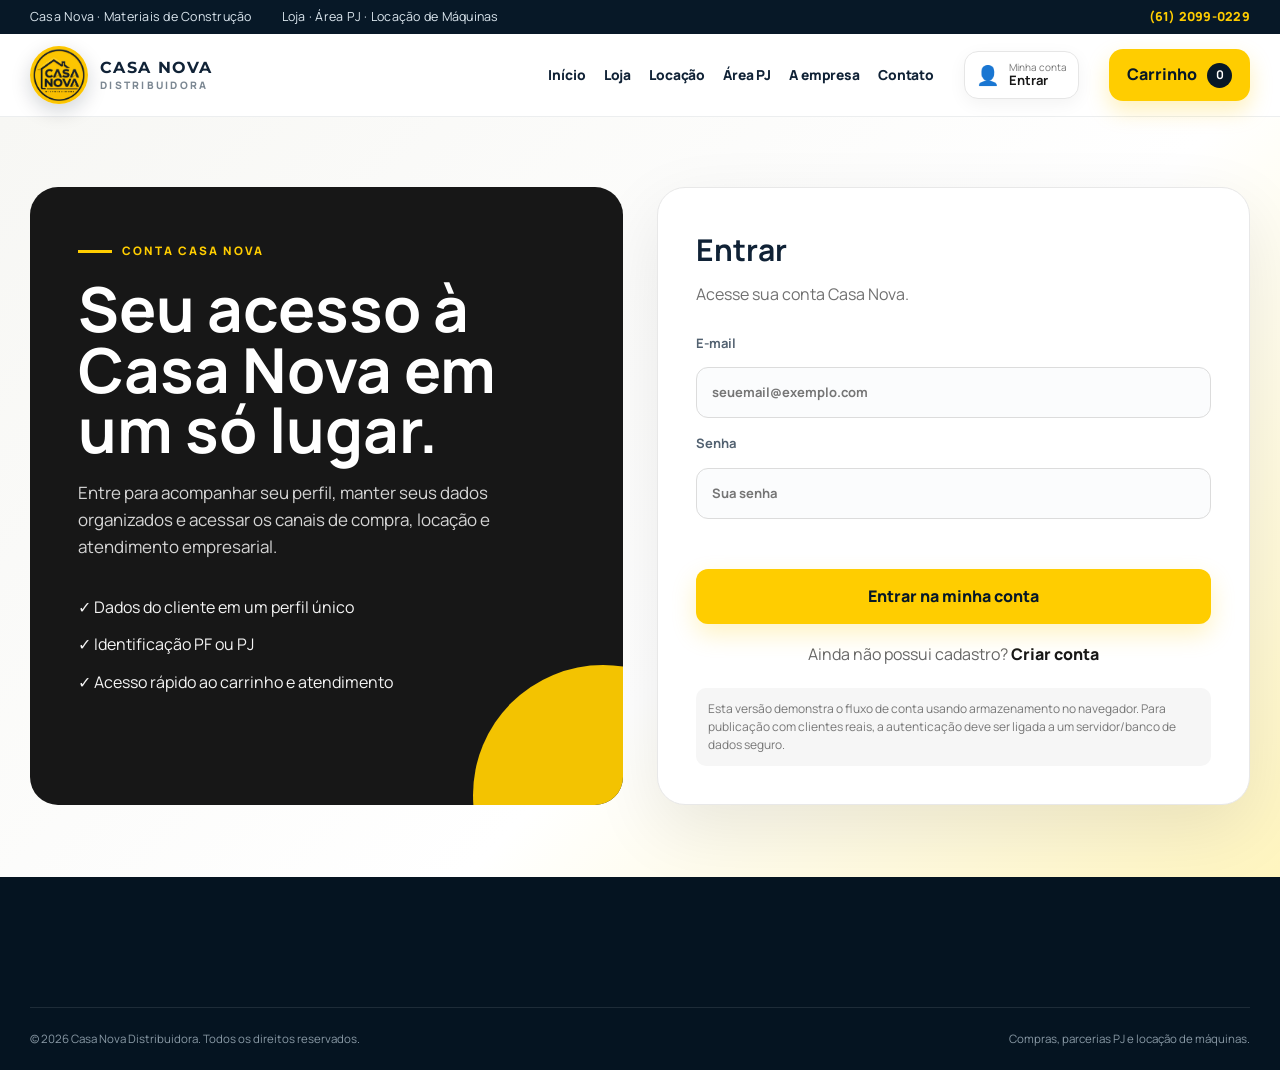
<file: login.html>
<!doctype html><html lang="pt-BR"><head><meta charset="utf-8"><meta name="viewport" content="width=device-width,initial-scale=1"><meta name="theme-color" content="#ffcd00"><link rel="icon" href="assets/img/favicon.png"><link rel="preconnect" href="https://fonts.googleapis.com"><link rel="preconnect" href="https://fonts.gstatic.com" crossorigin><link href="https://fonts.googleapis.com/css2?family=Manrope:wght@400;500;600;700;800&family=Montserrat:wght@700;800;900&display=swap" rel="stylesheet"><link rel="stylesheet" href="styles.css"><title>Entrar | Casa Nova Distribuidora</title></head><body><div class="topbar"><div class="container topbar__inner"><span>Casa Nova · Materiais de Construção</span><span>Loja · Área PJ · Locação de Máquinas</span><a href="tel:+556120990229">(61) 2099-0229</a></div></div><header class="header"><div class="container header__inner"><a class="brand" href="index.html" aria-label="Casa Nova - Início"><img src="assets/img/logo-casa-nova.png" alt="Casa Nova Distribuidora"><span><strong>Casa Nova</strong><small>Distribuidora</small></span></a><button class="menu-toggle" id="menuToggle" aria-label="Abrir menu" aria-expanded="false"><i></i><i></i><i></i></button><nav class="nav" id="mainNav"><a href="index.html">Início</a><a href="loja.html">Loja</a><a href="maquinas.html">Locação</a><a href="atacado.html">Área PJ</a><a href="empresa.html">A empresa</a><a href="contato.html">Contato</a></nav><div class="account-slot"></div><button class="header-quote js-open-cart"><span>Carrinho</span><b id="cartCount">0</b></button></div></header><main class="auth-shell"><div class="container auth-grid"><section class="auth-brand"><span class="eyebrow">Conta Casa Nova</span><h1>Seu acesso à Casa Nova em um só lugar.</h1><p>Entre para acompanhar seu perfil, manter seus dados organizados e acessar os canais de compra, locação e atendimento empresarial.</p><div class="auth-points"><span>✓ Dados do cliente em um perfil único</span><span>✓ Identificação PF ou PJ</span><span>✓ Acesso rápido ao carrinho e atendimento</span></div></section><section class="auth-card"><h2>Entrar</h2><p>Acesse sua conta Casa Nova.</p><form class="auth-form" id="loginForm"><label>E-mail<input required type="email" name="email" autocomplete="email" placeholder="seuemail@exemplo.com"></label><label>Senha<input required type="password" name="password" autocomplete="current-password" placeholder="Sua senha"></label><div class="auth-error" id="authError"></div><button class="btn btn--yellow full" type="submit">Entrar na minha conta</button></form><div class="auth-links">Ainda não possui cadastro? <a href="cadastro.html">Criar conta</a></div><div class="auth-note" style="margin-top:20px">Esta versão demonstra o fluxo de conta usando armazenamento no navegador. Para publicação com clientes reais, a autenticação deve ser ligada a um servidor/banco de dados seguro.</div></section></div></main><footer class="footer"><div class="container footer__bottom"><span>© 2026 Casa Nova Distribuidora. Todos os direitos reservados.</span><span>Compras, parcerias PJ e locação de máquinas.</span></div></footer><script src="products-data.js"></script><script src="script.js"></script><script src="account.js"></script></body></html>
</file>
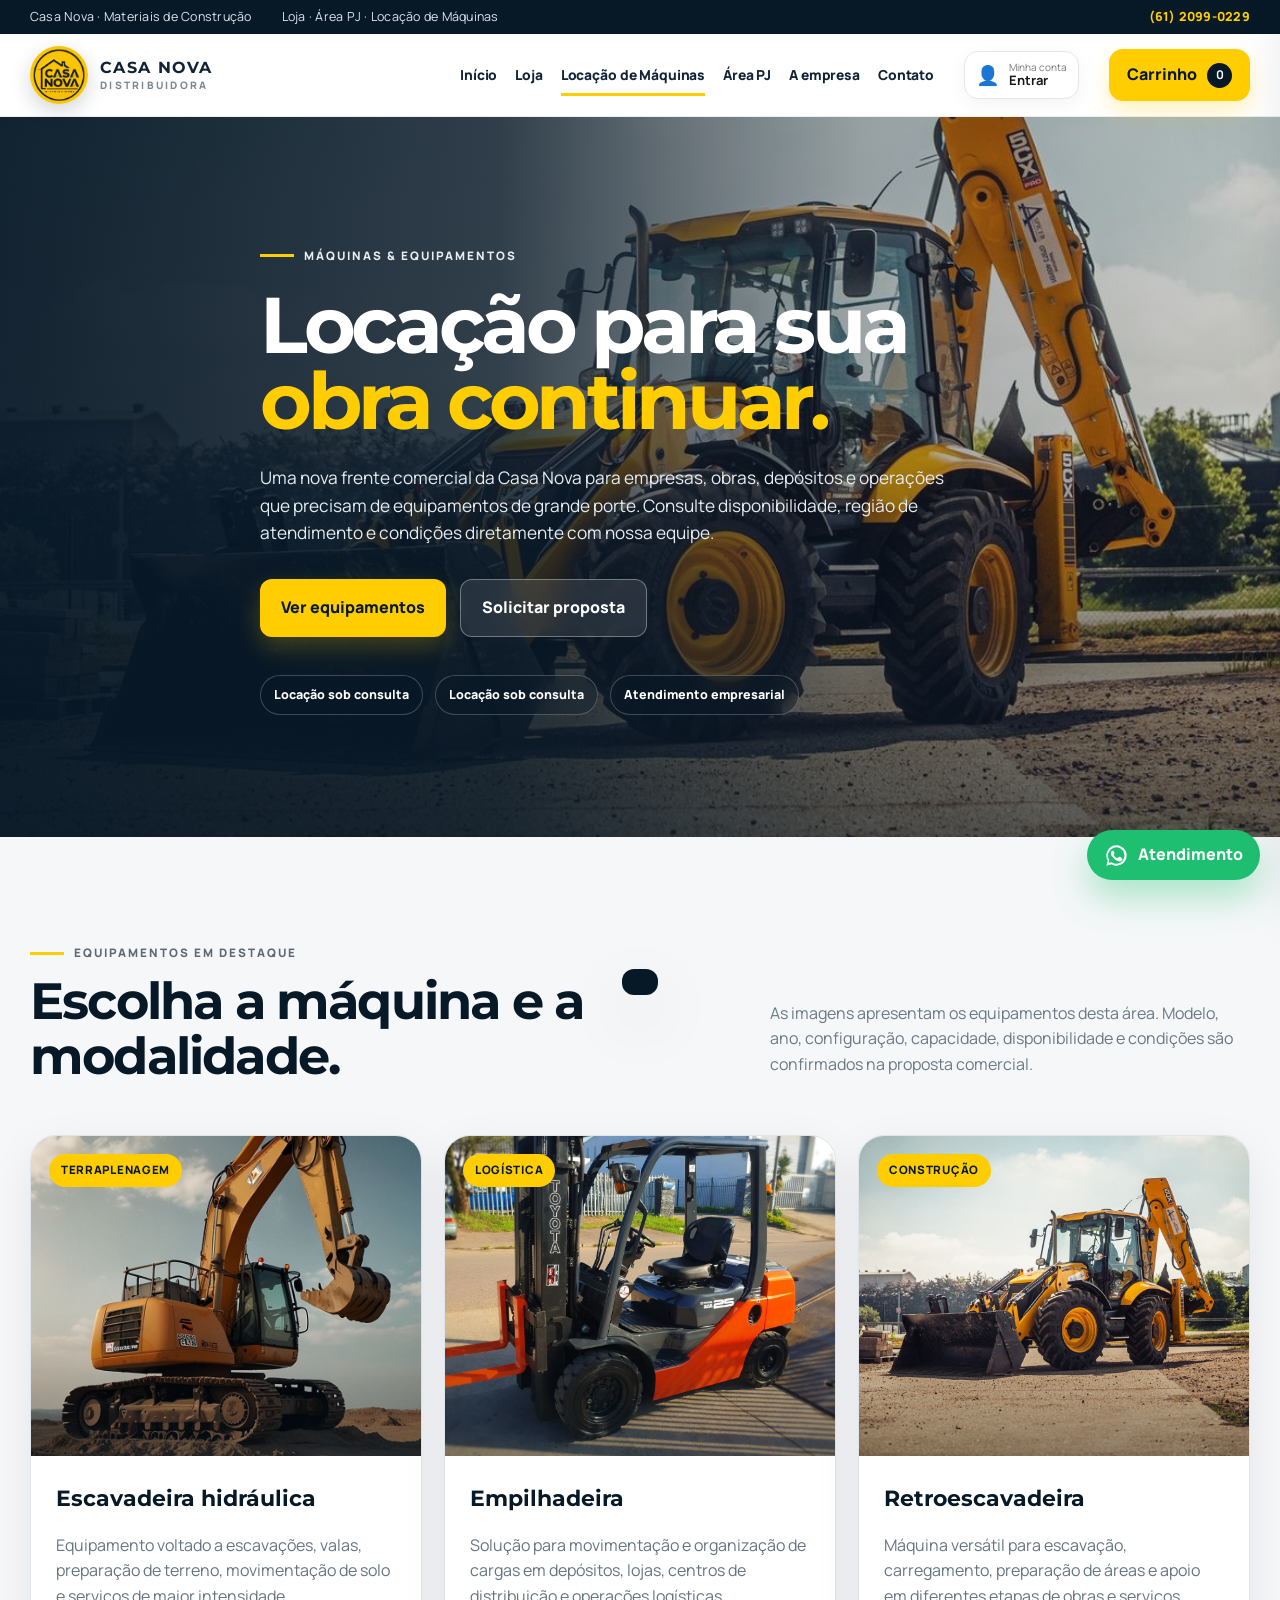
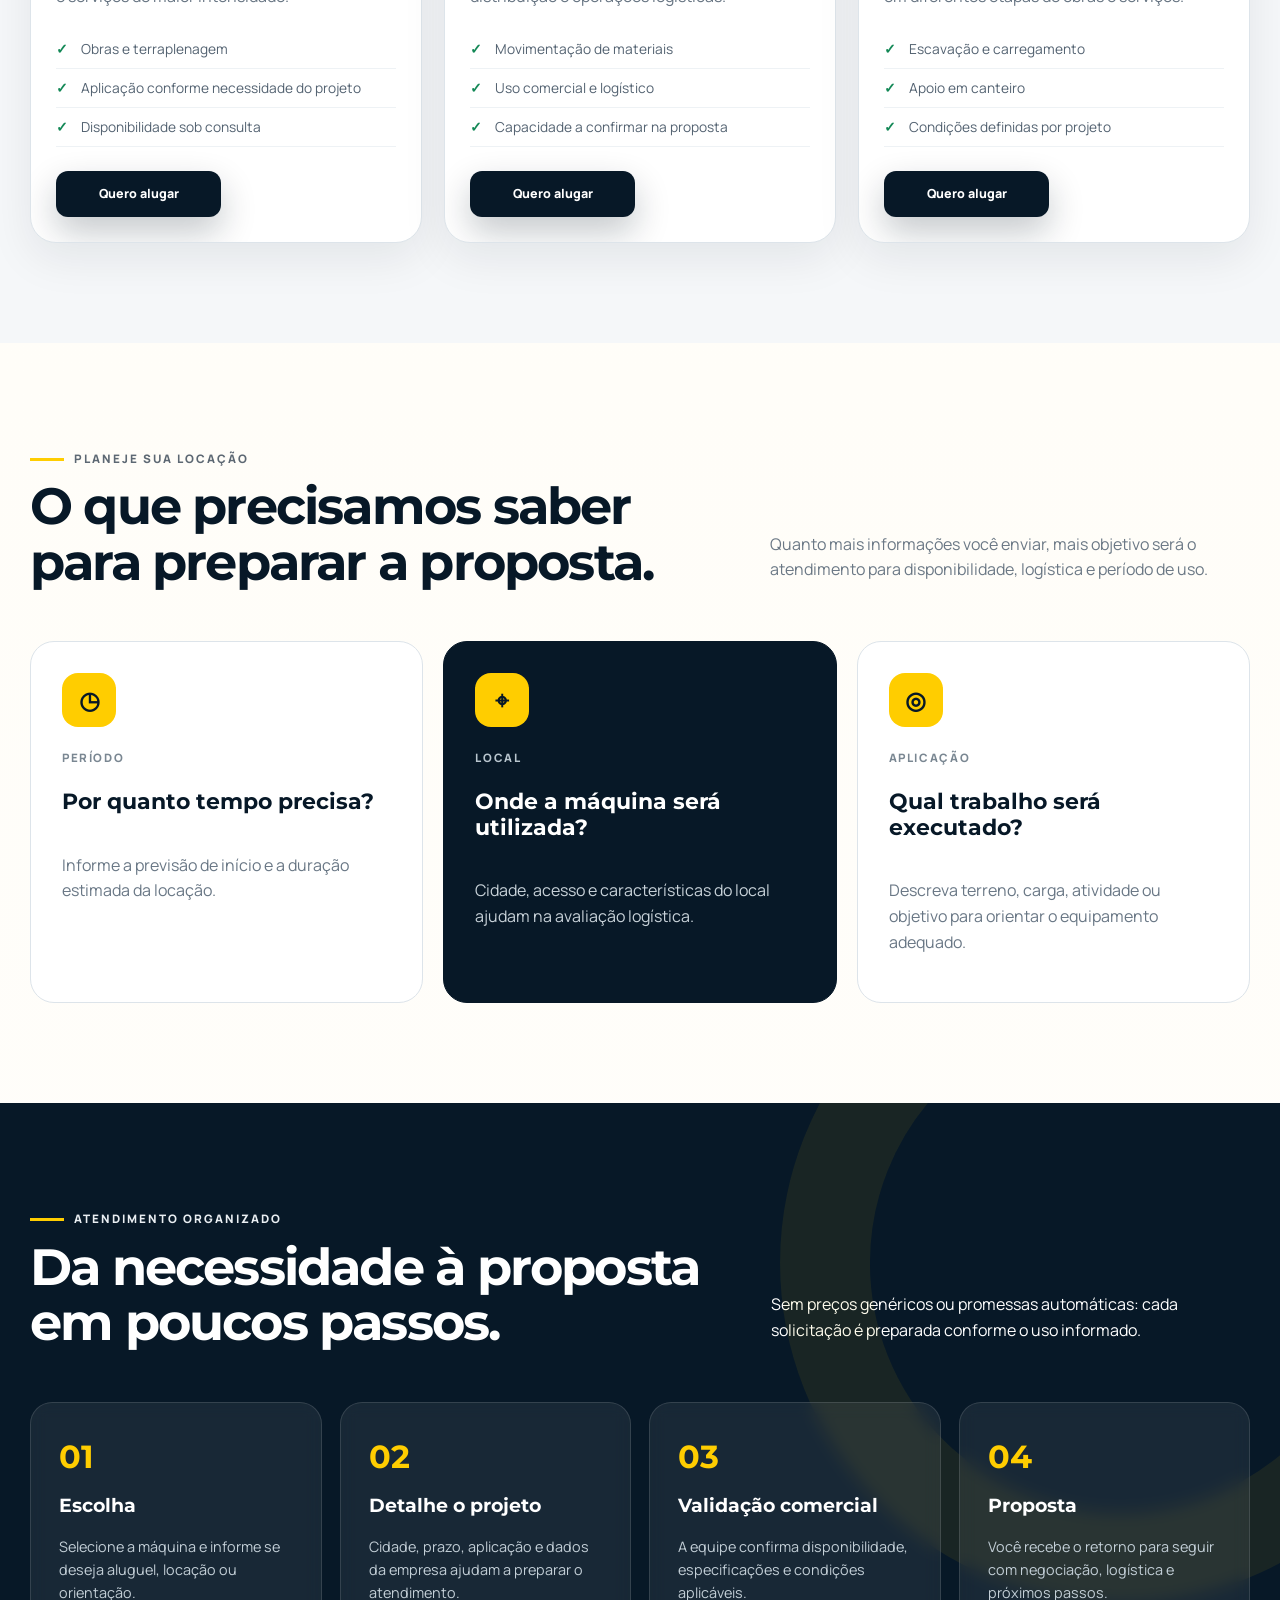
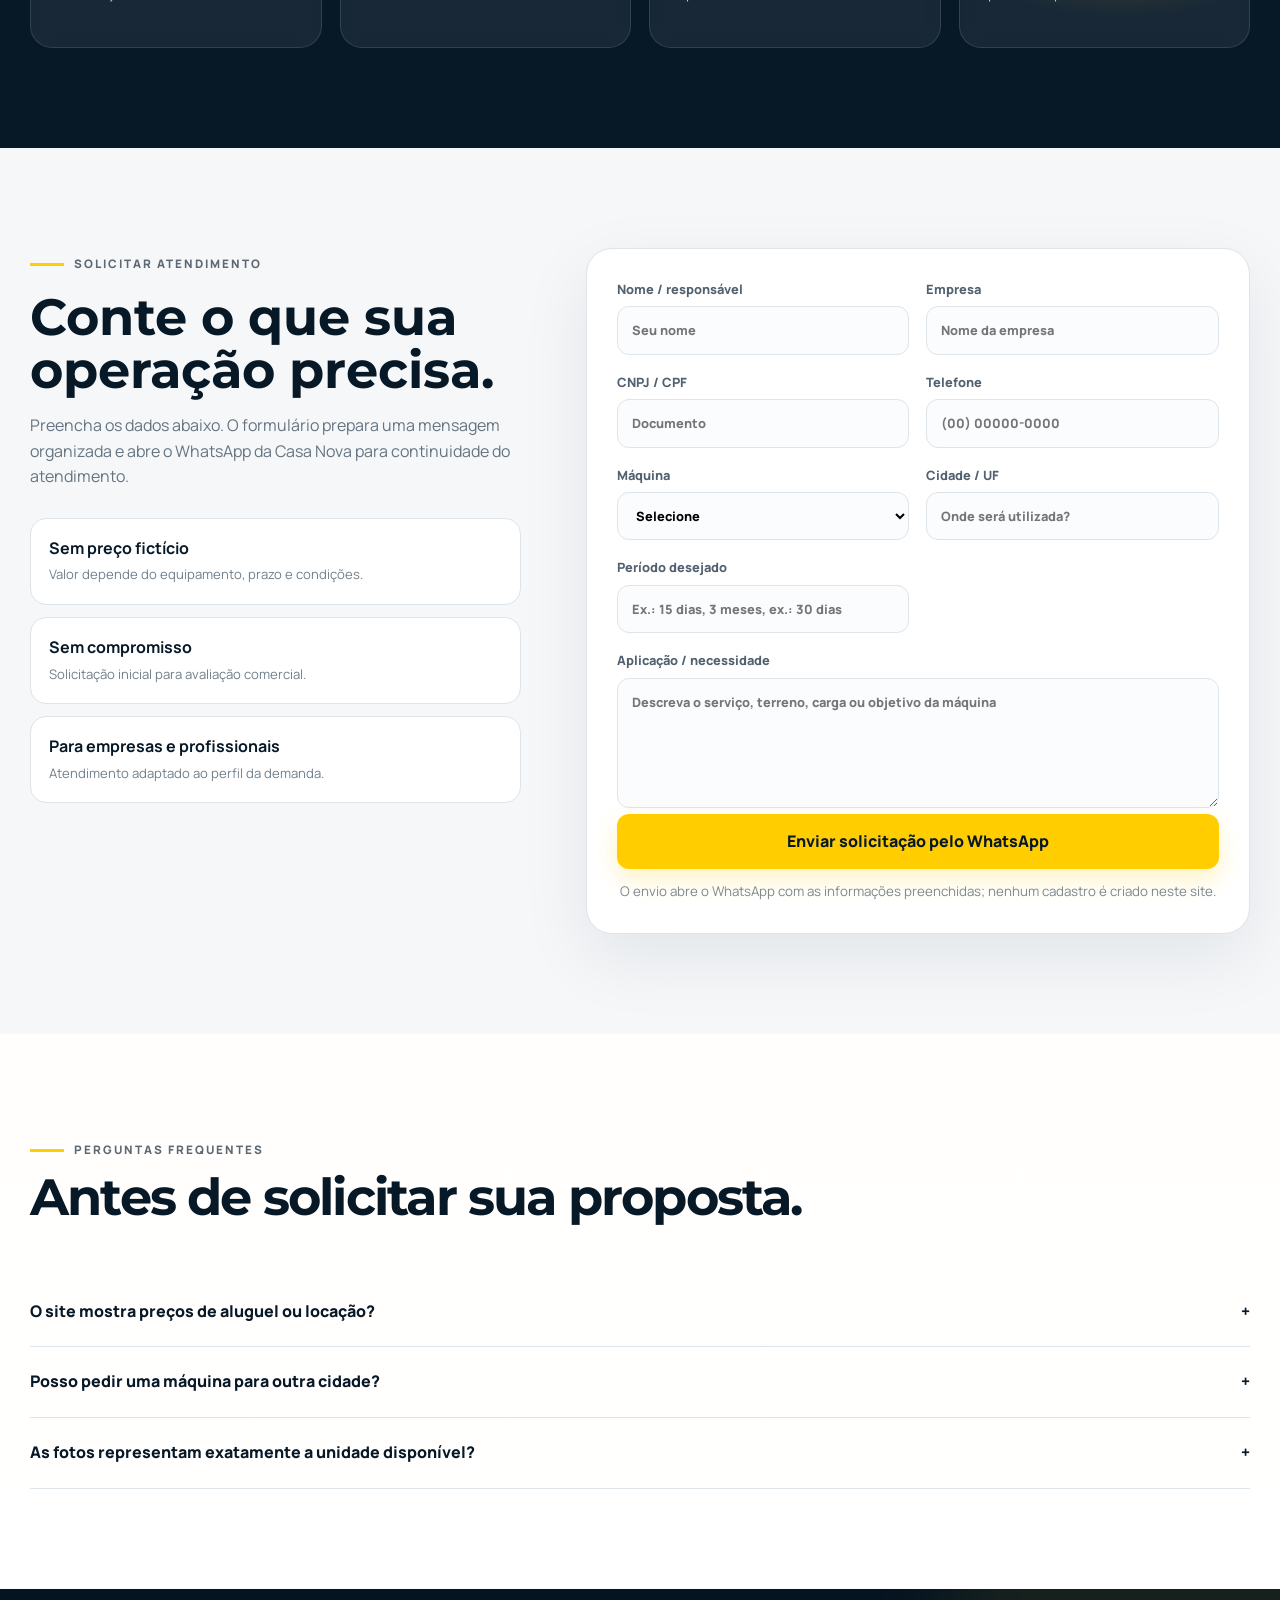
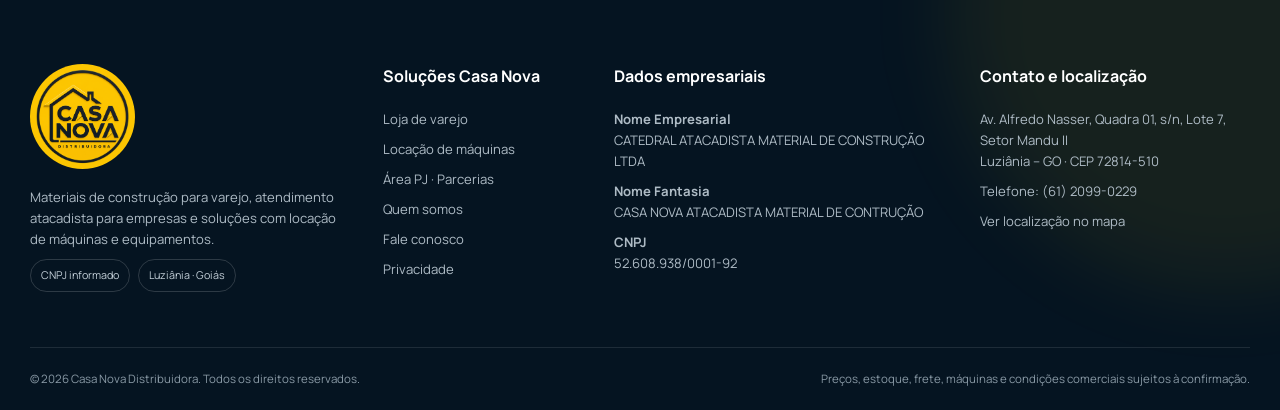
<file: maquinas.html>
<!DOCTYPE html>

<html lang="pt-BR"><head><meta charset="utf-8"/><meta content="width=device-width,initial-scale=1" name="viewport"/><meta content="#ffcd00" name="theme-color"/><link href="assets/img/favicon.png" rel="icon"/><link href="https://fonts.googleapis.com" rel="preconnect"/><link crossorigin="" href="https://fonts.gstatic.com" rel="preconnect"/><link href="https://fonts.googleapis.com/css2?family=Manrope:wght@400;500;600;700;800&amp;family=Montserrat:wght@700;800;900&amp;display=swap" rel="stylesheet"/><link href="styles.css" rel="stylesheet"/><title>Locação de Máquinas | Casa Nova Distribuidora</title><meta content="Locação de escavadeira hidráulica, retroescavadeira, empilhadeira e outros equipamentos. Solicite proposta conforme período, cidade e aplicação." name="description"/></head><body>
<div class="topbar"><div class="container topbar__inner"><span>Casa Nova · Materiais de Construção</span><span>Loja · Área PJ · Locação de Máquinas</span><a href="tel:+556120990229">(61) 2099-0229</a></div></div>
<header class="header">
<div class="container header__inner">
<a aria-label="Casa Nova Distribuidora - Início" class="brand" href="index.html"><img alt="Casa Nova Distribuidora" src="assets/img/logo-casa-nova.png"/><span><strong>Casa Nova</strong><small>Distribuidora</small></span></a>
<button aria-expanded="false" aria-label="Abrir menu" class="menu-toggle" id="menuToggle"><i></i><i></i><i></i></button>
<nav aria-label="Navegação principal" class="nav" id="mainNav">
<a href="index.html">Início</a>
<a href="loja.html">Loja</a>
<a href="maquinas.html">Locação de Máquinas</a>
<a href="atacado.html">Área PJ</a>
<a href="empresa.html">A empresa</a>
<a href="contato.html">Contato</a>
</nav>
<div class="account-slot"></div><button class="header-quote js-open-cart"><span>Carrinho</span><b id="cartCount">0</b></button>
</div>
</header>
<main>
<section class="machines-hero"><div class="machines-hero__media"><img alt="Retroescavadeira em operação" src="assets/img/maquinas/retroescavadeira.jpg"/><div class="machines-hero__shade"></div></div><div class="container machines-hero__content reveal"><span class="eyebrow light">Máquinas &amp; equipamentos</span><h1>Locação para sua <em>obra continuar.</em></h1><p>Uma nova frente comercial da Casa Nova para empresas, obras, depósitos e operações que precisam de equipamentos de grande porte. Consulte disponibilidade, região de atendimento e condições diretamente com nossa equipe.</p><div class="hero__actions"><a class="btn btn--yellow" href="#maquinas">Ver equipamentos</a><a class="btn btn--glass" href="#solicitar">Solicitar proposta</a></div><div class="machine-hero-points"><span>Locação sob consulta</span><span>Locação sob consulta</span><span>Atendimento empresarial</span></div></div></section>
<section class="section section--soft" id="maquinas"><div class="container"><div class="section-head reveal"><div><span class="eyebrow">Equipamentos em destaque</span><h2>Escolha a máquina e a modalidade.</h2></div><p>As imagens apresentam os equipamentos desta área. Modelo, ano, configuração, capacidade, disponibilidade e condições são confirmados na proposta comercial.</p></div>
<div class="machine-grid">
<article class="machine-card reveal" data-machine-card="Escavadeira hidráulica"><div class="machine-card__media"><img alt="Escavadeira hidráulica" src="assets/img/maquinas/escavadeira-hidraulica.jpg"/><span class="machine-tag">Terraplenagem</span></div><div class="machine-card__body"><h3>Escavadeira hidráulica</h3><p>Equipamento voltado a escavações, valas, preparação de terreno, movimentação de solo e serviços de maior intensidade.</p><ul><li>Obras e terraplenagem</li><li>Aplicação conforme necessidade do projeto</li><li>Disponibilidade sob consulta</li></ul><div class="machine-card__actions"><button class="btn btn--navy machine-action" data-machine="Escavadeira hidráulica" data-mode="Locação">Quero alugar</button></div></div></article>
<article class="machine-card reveal delay-1" data-machine-card="Empilhadeira"><div class="machine-card__media"><img alt="Empilhadeira" src="assets/img/maquinas/empilhadeira.jpg"/><span class="machine-tag">Logística</span></div><div class="machine-card__body"><h3>Empilhadeira</h3><p>Solução para movimentação e organização de cargas em depósitos, lojas, centros de distribuição e operações logísticas.</p><ul><li>Movimentação de materiais</li><li>Uso comercial e logístico</li><li>Capacidade a confirmar na proposta</li></ul><div class="machine-card__actions"><button class="btn btn--navy machine-action" data-machine="Empilhadeira" data-mode="Locação">Quero alugar</button></div></div></article>
<article class="machine-card reveal delay-2" data-machine-card="Retroescavadeira"><div class="machine-card__media"><img alt="Retroescavadeira" src="assets/img/maquinas/retroescavadeira.jpg"/><span class="machine-tag">Construção</span></div><div class="machine-card__body"><h3>Retroescavadeira</h3><p>Máquina versátil para escavação, carregamento, preparação de áreas e apoio em diferentes etapas de obras e serviços.</p><ul><li>Escavação e carregamento</li><li>Apoio em canteiro</li><li>Condições definidas por projeto</li></ul><div class="machine-card__actions"><button class="btn btn--navy machine-action" data-machine="Retroescavadeira" data-mode="Locação">Quero alugar</button></div></div></article>
</div></div></section>
<section class="section"><div class="container"><div class="section-head reveal"><div><span class="eyebrow">Planeje sua locação</span><h2>O que precisamos saber para preparar a proposta.</h2></div><p>Quanto mais informações você enviar, mais objetivo será o atendimento para disponibilidade, logística e período de uso.</p></div><div class="mode-grid"><article class="mode-card reveal"><div class="mode-icon">◷</div><span>Período</span><h3>Por quanto tempo precisa?</h3><p>Informe a previsão de início e a duração estimada da locação.</p></article><article class="mode-card featured reveal delay-1"><div class="mode-icon">⌖</div><span>Local</span><h3>Onde a máquina será utilizada?</h3><p>Cidade, acesso e características do local ajudam na avaliação logística.</p></article><article class="mode-card reveal delay-2"><div class="mode-icon">◎</div><span>Aplicação</span><h3>Qual trabalho será executado?</h3><p>Descreva terreno, carga, atividade ou objetivo para orientar o equipamento adequado.</p></article></div></div></section>
<section class="section machine-process"><div class="container"><div class="section-head reveal"><div><span class="eyebrow light">Atendimento organizado</span><h2>Da necessidade à proposta em poucos passos.</h2></div><p>Sem preços genéricos ou promessas automáticas: cada solicitação é preparada conforme o uso informado.</p></div><div class="machine-steps"><article class="reveal"><b>01</b><h3>Escolha</h3><p>Selecione a máquina e informe se deseja aluguel, locação ou orientação.</p></article><article class="reveal delay-1"><b>02</b><h3>Detalhe o projeto</h3><p>Cidade, prazo, aplicação e dados da empresa ajudam a preparar o atendimento.</p></article><article class="reveal delay-2"><b>03</b><h3>Validação comercial</h3><p>A equipe confirma disponibilidade, especificações e condições aplicáveis.</p></article><article class="reveal delay-3"><b>04</b><h3>Proposta</h3><p>Você recebe o retorno para seguir com negociação, logística e próximos passos.</p></article></div></div></section>
<section class="section section--soft" id="solicitar"><div class="container machine-form-grid"><div class="machine-form-copy reveal"><span class="eyebrow">Solicitar atendimento</span><h2>Conte o que sua operação precisa.</h2><p>Preencha os dados abaixo. O formulário prepara uma mensagem organizada e abre o WhatsApp da Casa Nova para continuidade do atendimento.</p><div class="machine-summary"><div><strong>Sem preço fictício</strong><span>Valor depende do equipamento, prazo e condições.</span></div><div><strong>Sem compromisso</strong><span>Solicitação inicial para avaliação comercial.</span></div><div><strong>Para empresas e profissionais</strong><span>Atendimento adaptado ao perfil da demanda.</span></div></div></div><form class="contact-form machine-form reveal delay-1" id="machineForm"><div class="form-grid"><label>Nome / responsável<input name="Nome" placeholder="Seu nome" required=""/></label><label>Empresa<input name="Empresa" placeholder="Nome da empresa"/></label><label>CNPJ / CPF<input name="Documento" placeholder="Documento"/></label><label>Telefone<input name="Telefone" placeholder="(00) 00000-0000" required=""/></label><label>Máquina<select id="machineSelect" name="Máquina"><option value="">Selecione</option><option>Escavadeira hidráulica</option><option>Empilhadeira</option><option>Retroescavadeira</option><option>Outro equipamento</option></select></label><label>Cidade / UF<input name="Cidade" placeholder="Onde será utilizada?"/></label><label>Período desejado<input name="Período" placeholder="Ex.: 15 dias, 3 meses, ex.: 30 dias"/></label><label class="full">Aplicação / necessidade<textarea name="Necessidade" placeholder="Descreva o serviço, terreno, carga ou objetivo da máquina" rows="5"></textarea></label></div><button class="btn btn--yellow full" type="submit">Enviar solicitação pelo WhatsApp</button><small class="form-note">O envio abre o WhatsApp com as informações preenchidas; nenhum cadastro é criado neste site.</small></form></div></section>
<section class="section"><div class="container"><div class="section-head reveal"><div><span class="eyebrow">Perguntas frequentes</span><h2>Antes de solicitar sua proposta.</h2></div></div><div class="faq-list"><article class="faq-item reveal"><button class="faq-question">O site mostra preços de aluguel ou locação?<span>+</span></button><div class="faq-answer"><p>O valor da locação depende do equipamento, período, localização, disponibilidade e condições de operação. A proposta é preparada pela equipe comercial.</p></div></article><article class="faq-item reveal"><button class="faq-question">Posso pedir uma máquina para outra cidade?<span>+</span></button><div class="faq-answer"><p>Informe a cidade e o estado no formulário. A equipe verifica a possibilidade de atendimento e a logística aplicável.</p></div></article><article class="faq-item reveal"><button class="faq-question">As fotos representam exatamente a unidade disponível?<span>+</span></button><div class="faq-answer"><p>As fotos apresentam os equipamentos desta seção. Modelo, ano, configuração, acessórios e condição da unidade devem ser confirmados antes do fechamento.</p></div></article></div></div></section>
</main>
<footer class="footer"><div class="footer__shine"></div><div class="container footer__grid"><div class="footer__brand"><img alt="Casa Nova Distribuidora" src="assets/img/logo-casa-nova.png"/><p>Materiais de construção para varejo, atendimento atacadista para empresas e soluções com locação de máquinas e equipamentos.</p><div class="footer__badges"><span>CNPJ informado</span><span>Luziânia · Goiás</span></div></div><div><h4>Soluções Casa Nova</h4><a href="loja.html">Loja de varejo</a><a href="maquinas.html">Locação de máquinas</a><a href="atacado.html">Área PJ · Parcerias</a><a href="empresa.html">Quem somos</a><a href="contato.html">Fale conosco</a><a href="politica.html">Privacidade</a></div><div><h4>Dados empresariais</h4><p><strong>Nome Empresarial</strong><br/>CATEDRAL ATACADISTA MATERIAL DE CONSTRUÇÃO LTDA</p><p><strong>Nome Fantasia</strong><br/>CASA NOVA ATACADISTA MATERIAL DE CONTRUÇÃO</p><p><strong>CNPJ</strong><br/>52.608.938/0001-92</p></div><div><h4>Contato e localização</h4><p>Av. Alfredo Nasser, Quadra 01, s/n, Lote 7, Setor Mandu II<br/>Luziânia – GO · CEP 72814-510</p><a href="tel:+556120990229">Telefone: (61) 2099-0229</a><a href="https://www.google.com/maps/search/?api=1&amp;query=Av.+Alfredo+Nasser+Quadra+01+Lote+7+Setor+Mandu+II+Luziania+GO" rel="noopener" target="_blank">Ver localização no mapa</a></div></div><div class="container footer__bottom"><span>© 2026 Casa Nova Distribuidora. Todos os direitos reservados.</span><span>Preços, estoque, frete, máquinas e condições comerciais sujeitos à confirmação.</span></div></footer>
<a aria-label="Falar com a Casa Nova" class="whatsapp-float" href="https://wa.me/556120990229?text=Ol%C3%A1%2C%20vim%20pelo%20site%20da%20Casa%20Nova%20e%20gostaria%20de%20atendimento." rel="noopener" target="_blank"><svg aria-hidden="true" viewbox="0 0 32 32"><path d="M16 3a13 13 0 0 0-11.2 19.6L3 29l6.6-1.7A13 13 0 1 0 16 3Zm0 23.6c-2.1 0-4.1-.6-5.8-1.7l-.4-.2-3.9 1 1-3.8-.3-.4A10.5 10.5 0 1 1 16 26.6Zm5.8-7.9c-.3-.2-1.9-.9-2.2-1s-.5-.2-.8.2-.9 1.1-1.1 1.4-.4.2-.7.1c-2-.8-3.4-2-4.7-4-.4-.6.4-.6 1.1-2 .1-.2.1-.5 0-.7l-1-2.4c-.2-.5-.5-.5-.8-.5h-.7c-.2 0-.6.1-.9.5s-1.2 1.2-1.2 3c0 1.8 1.3 3.5 1.5 3.7.2.2 2.6 4 6.3 5.6 2.4 1 3.3 1.1 4.5.9 1-.2 1.9-.8 2.2-1.6.3-.8.3-1.5.2-1.6-.2-.3-.4-.4-.7-.6Z"></path></svg><span>Atendimento</span></a>
<aside aria-hidden="true" class="cart-drawer" id="cartDrawer"><div class="cart-head"><div><span>Loja Casa Nova</span><h3>Meu carrinho</h3></div><button aria-label="Fechar" id="closeCart">×</button></div><div class="cart-items" id="cartItems"></div><div class="cart-empty" id="cartEmpty"><b>Seu carrinho está vazio</b><p>Adicione produtos da loja para montar seu pedido.</p></div><div class="cart-footer"><label>Nome / empresa<input id="quoteName" placeholder="Como podemos chamar você?"/></label><label>CPF ou CNPJ<input id="quoteDoc" placeholder="Documento para identificação"/></label><label>Observações<textarea id="quoteNotes" placeholder="Quantidade, cidade de entrega ou dúvidas" rows="3"></textarea></label><button class="btn btn--yellow full" id="sendQuote">Finalizar pedido</button><button class="clear" id="clearCart">Limpar carrinho</button></div></aside><div class="backdrop" id="backdrop"></div><div aria-hidden="true" class="product-modal" id="productModal"><div class="product-modal__dialog"><button aria-label="Fechar" class="product-modal__close" id="closeProductModal">×</button><div id="productModalContent"></div></div></div><div class="toast" id="toast"></div><script src="products-data.js"></script><script src="script.js"></script><script src="account.js"></script></body></html>
</file>
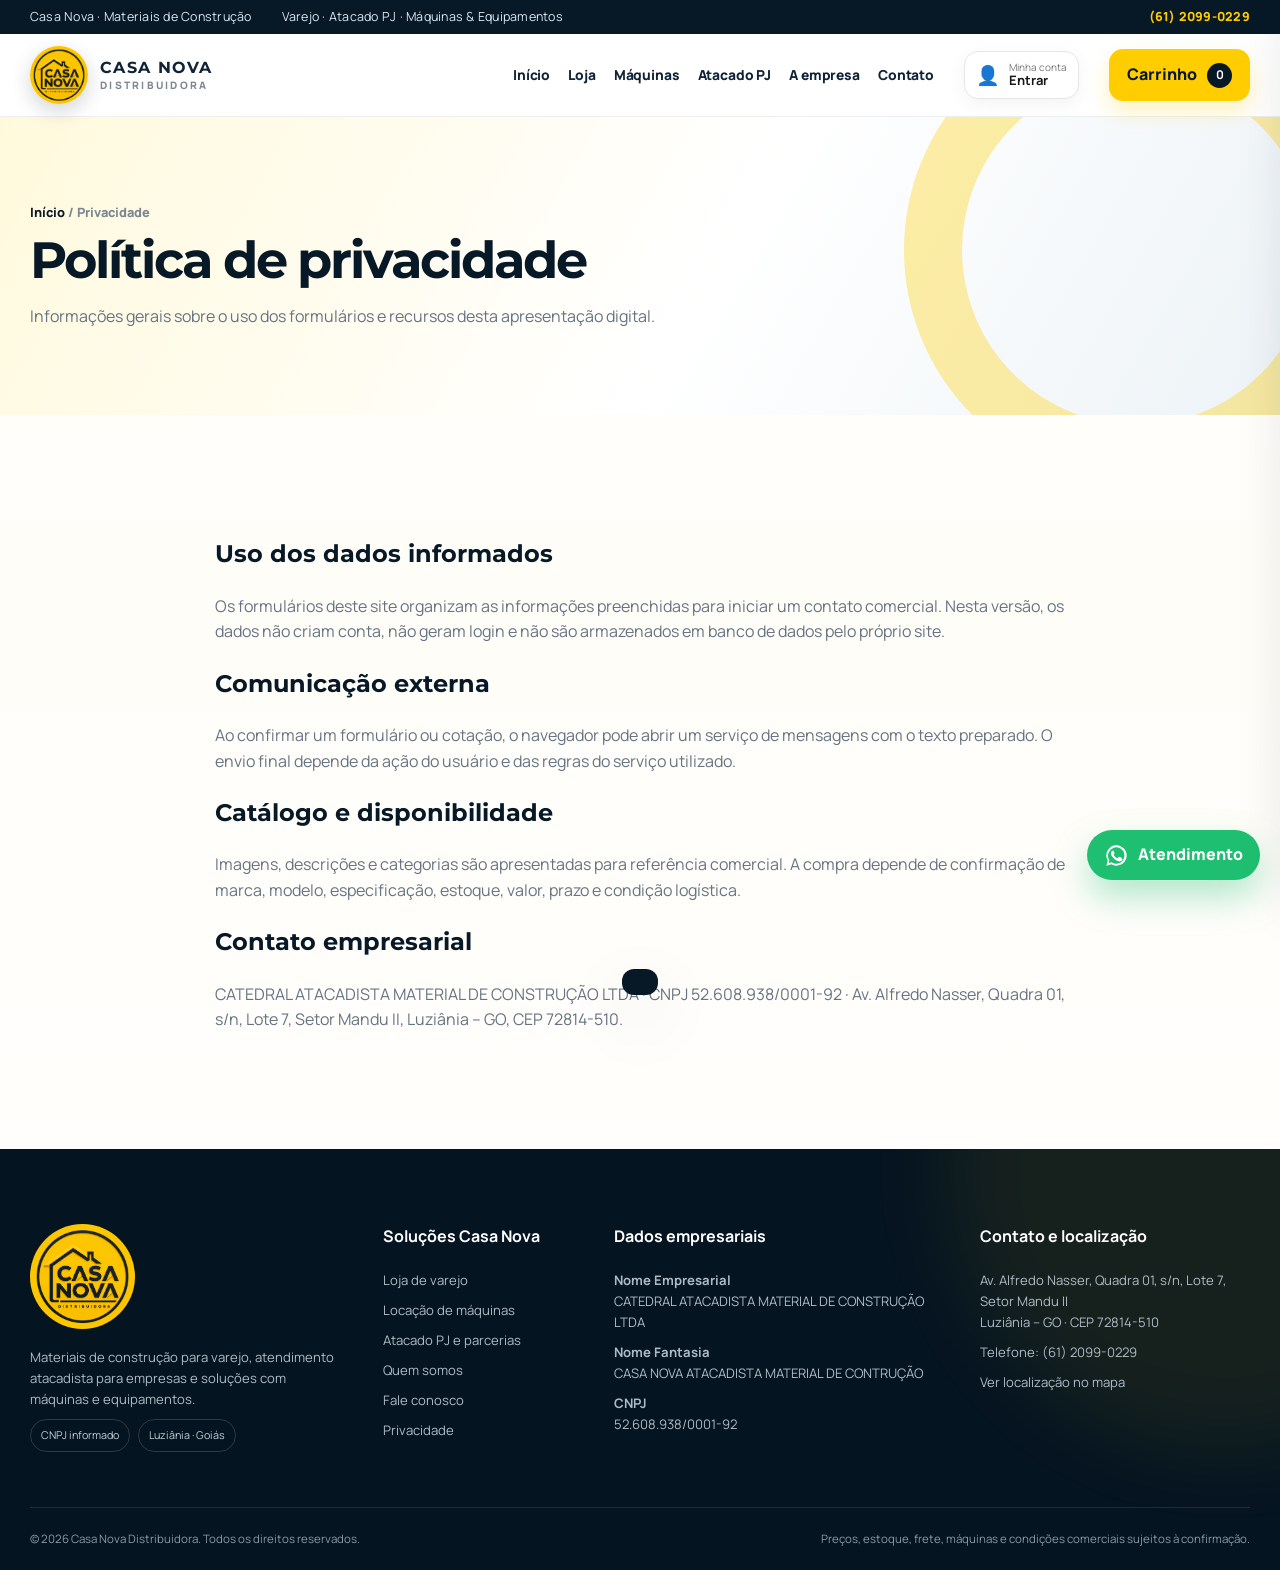
<file: politica.html>
<!doctype html><html lang="pt-BR"><head><meta charset="utf-8"><meta name="viewport" content="width=device-width,initial-scale=1"><meta name="theme-color" content="#ffcd00"><link rel="icon" href="assets/img/favicon.png"><link rel="preconnect" href="https://fonts.googleapis.com"><link rel="preconnect" href="https://fonts.gstatic.com" crossorigin><link href="https://fonts.googleapis.com/css2?family=Manrope:wght@400;500;600;700;800&family=Montserrat:wght@700;800;900&display=swap" rel="stylesheet"><link rel="stylesheet" href="styles.css"><title>Privacidade | Casa Nova Distribuidora</title><meta name="description" content="Política de privacidade e informações sobre o catálogo da Casa Nova Distribuidora."></head><body>
<div class="topbar"><div class="container topbar__inner"><span>Casa Nova · Materiais de Construção</span><span>Varejo · Atacado PJ · Máquinas & Equipamentos</span><a href="tel:+556120990229">(61) 2099-0229</a></div></div>
<header class="header">
  <div class="container header__inner">
    <a class="brand" href="index.html" aria-label="Casa Nova Distribuidora - Início"><img src="assets/img/logo-casa-nova.png" alt="Casa Nova Distribuidora"><span><strong>Casa Nova</strong><small>Distribuidora</small></span></a>
    <button class="menu-toggle" id="menuToggle" aria-label="Abrir menu" aria-expanded="false"><i></i><i></i><i></i></button>
    <nav class="nav" id="mainNav" aria-label="Navegação principal">
  <a href="index.html">Início</a>
  <a href="loja.html">Loja</a>
  <a href="maquinas.html">Máquinas</a>
  <a href="atacado.html">Atacado PJ</a>
  <a href="empresa.html">A empresa</a>
  <a href="contato.html">Contato</a>
</nav>
    <div class="account-slot"></div><button class="header-quote js-open-cart"><span>Carrinho</span><b id="cartCount">0</b></button>
  </div>
</header><main><section class="page-hero"><div class="container"><div class="breadcrumbs"><a href="index.html">Início</a> / Privacidade</div><h1>Política de privacidade</h1><p>Informações gerais sobre o uso dos formulários e recursos desta apresentação digital.</p></div></section><section class="section"><div class="container policy"><h2>Uso dos dados informados</h2><p>Os formulários deste site organizam as informações preenchidas para iniciar um contato comercial. Nesta versão, os dados não criam conta, não geram login e não são armazenados em banco de dados pelo próprio site.</p><h2>Comunicação externa</h2><p>Ao confirmar um formulário ou cotação, o navegador pode abrir um serviço de mensagens com o texto preparado. O envio final depende da ação do usuário e das regras do serviço utilizado.</p><h2>Catálogo e disponibilidade</h2><p>Imagens, descrições e categorias são apresentadas para referência comercial. A compra depende de confirmação de marca, modelo, especificação, estoque, valor, prazo e condição logística.</p><h2>Contato empresarial</h2><p>CATEDRAL ATACADISTA MATERIAL DE CONSTRUÇÃO LTDA · CNPJ 52.608.938/0001-92 · Av. Alfredo Nasser, Quadra 01, s/n, Lote 7, Setor Mandu II, Luziânia – GO, CEP 72814-510.</p></div></section></main>
<footer class="footer"><div class="footer__shine"></div><div class="container footer__grid"><div class="footer__brand"><img src="assets/img/logo-casa-nova.png" alt="Casa Nova Distribuidora"><p>Materiais de construção para varejo, atendimento atacadista para empresas e soluções com máquinas e equipamentos.</p><div class="footer__badges"><span>CNPJ informado</span><span>Luziânia · Goiás</span></div></div><div><h4>Soluções Casa Nova</h4><a href="loja.html">Loja de varejo</a><a href="maquinas.html">Locação de máquinas</a><a href="atacado.html">Atacado PJ e parcerias</a><a href="empresa.html">Quem somos</a><a href="contato.html">Fale conosco</a><a href="politica.html">Privacidade</a></div><div><h4>Dados empresariais</h4><p><strong>Nome Empresarial</strong><br>CATEDRAL ATACADISTA MATERIAL DE CONSTRUÇÃO LTDA</p><p><strong>Nome Fantasia</strong><br>CASA NOVA ATACADISTA MATERIAL DE CONTRUÇÃO</p><p><strong>CNPJ</strong><br>52.608.938/0001-92</p></div><div><h4>Contato e localização</h4><p>Av. Alfredo Nasser, Quadra 01, s/n, Lote 7, Setor Mandu II<br>Luziânia – GO · CEP 72814-510</p><a href="tel:+556120990229">Telefone: (61) 2099-0229</a><a target="_blank" rel="noopener" href="https://www.google.com/maps/search/?api=1&query=Av.+Alfredo+Nasser+Quadra+01+Lote+7+Setor+Mandu+II+Luziania+GO">Ver localização no mapa</a></div></div><div class="container footer__bottom"><span>© 2026 Casa Nova Distribuidora. Todos os direitos reservados.</span><span>Preços, estoque, frete, máquinas e condições comerciais sujeitos à confirmação.</span></div></footer>
<a class="whatsapp-float" href="https://wa.me/556120990229?text=Ol%C3%A1%2C%20vim%20pelo%20site%20da%20Casa%20Nova%20e%20gostaria%20de%20atendimento." target="_blank" rel="noopener" aria-label="Falar com a Casa Nova"><svg viewBox="0 0 32 32" aria-hidden="true"><path d="M16 3a13 13 0 0 0-11.2 19.6L3 29l6.6-1.7A13 13 0 1 0 16 3Zm0 23.6c-2.1 0-4.1-.6-5.8-1.7l-.4-.2-3.9 1 1-3.8-.3-.4A10.5 10.5 0 1 1 16 26.6Zm5.8-7.9c-.3-.2-1.9-.9-2.2-1s-.5-.2-.8.2-.9 1.1-1.1 1.4-.4.2-.7.1c-2-.8-3.4-2-4.7-4-.4-.6.4-.6 1.1-2 .1-.2.1-.5 0-.7l-1-2.4c-.2-.5-.5-.5-.8-.5h-.7c-.2 0-.6.1-.9.5s-1.2 1.2-1.2 3c0 1.8 1.3 3.5 1.5 3.7.2.2 2.6 4 6.3 5.6 2.4 1 3.3 1.1 4.5.9 1-.2 1.9-.8 2.2-1.6.3-.8.3-1.5.2-1.6-.2-.3-.4-.4-.7-.6Z"/></svg><span>Atendimento</span></a>
<aside class="cart-drawer" id="cartDrawer" aria-hidden="true">
  <div class="cart-head"><div><span>Loja Casa Nova</span><h3>Meu carrinho</h3></div><button id="closeCart" aria-label="Fechar">×</button></div>
  <div class="cart-items" id="cartItems"></div>
  <div class="cart-empty" id="cartEmpty"><b>Seu carrinho está vazio</b><p>Adicione produtos da loja para montar seu pedido.</p></div>
  <div class="cart-footer"><label>Nome / empresa<input id="quoteName" placeholder="Como podemos chamar você?"></label><label>CPF ou CNPJ<input id="quoteDoc" placeholder="Documento para identificação"></label><label>Observações<textarea id="quoteNotes" rows="3" placeholder="Quantidade, cidade de entrega ou dúvidas"></textarea></label><button class="btn btn--yellow full" id="sendQuote">Finalizar pedido</button><button class="clear" id="clearCart">Limpar carrinho</button></div>
</aside><div class="backdrop" id="backdrop"></div>
<div class="product-modal" id="productModal" aria-hidden="true"><div class="product-modal__dialog"><button class="product-modal__close" id="closeProductModal" aria-label="Fechar">×</button><div id="productModalContent"></div></div></div>
<div class="toast" id="toast"></div>
<script src="products-data.js"></script><script src="script.js"></script><script src="account.js"></script></body></html>
</file>
<file: styles.css>
:root{--yellow:#ffcd00;--yellow2:#ffe46b;--navy:#071827;--navy2:#0e2a40;--ink:#102236;--muted:#647383;--bg:#f5f7f9;--white:#fff;--line:#dde4ea;--shadow:0 24px 70px rgba(7,24,39,.14);--radius:24px;--container:min(1220px,calc(100% - 40px))}
*{box-sizing:border-box}html{scroll-behavior:smooth}body{margin:0;font-family:Manrope,Arial,sans-serif;color:var(--ink);background:#fff;line-height:1.6;overflow-x:hidden}button,input,textarea,select{font:inherit}a{color:inherit;text-decoration:none}img{max-width:100%;display:block}.container{width:var(--container);margin:auto}.topbar{background:var(--navy);color:#dce7ef;font-size:.78rem;letter-spacing:.02em}.topbar__inner{min-height:34px;display:flex;align-items:center;gap:30px}.topbar__inner a{margin-left:auto;color:var(--yellow);font-weight:800}.header{position:sticky;top:0;z-index:60;background:rgba(255,255,255,.93);backdrop-filter:blur(18px);border-bottom:1px solid rgba(7,24,39,.08);transition:.25s}.header.scrolled{box-shadow:0 12px 32px rgba(7,24,39,.1)}.header__inner{height:82px;display:flex;align-items:center;gap:30px}.brand{display:flex;align-items:center;gap:12px;min-width:235px}.brand img{width:58px;height:58px;object-fit:cover;border-radius:50%;box-shadow:0 7px 20px rgba(7,24,39,.18)}.brand span{line-height:1}.brand strong{display:block;font-family:Montserrat,sans-serif;text-transform:uppercase;font-size:1.02rem;letter-spacing:.08em}.brand small{color:#7b8792;text-transform:uppercase;letter-spacing:.22em;font-weight:800;font-size:.64rem}.nav{display:flex;align-items:center;gap:26px;margin-left:auto}.nav a{font-size:.9rem;font-weight:800;position:relative}.nav a:after{content:"";position:absolute;left:0;right:100%;bottom:-10px;height:3px;background:var(--yellow);transition:.25s}.nav a:hover:after,.nav a.active:after{right:0}.header-quote{border:0;background:var(--yellow);color:var(--navy);padding:13px 18px;border-radius:14px;font-weight:900;display:flex;align-items:center;gap:10px;cursor:pointer;box-shadow:0 10px 22px rgba(255,205,0,.27);transition:.25s}.header-quote:hover{transform:translateY(-3px);box-shadow:0 16px 30px rgba(255,205,0,.4)}.header-quote b{background:var(--navy);color:white;border-radius:20px;min-width:25px;height:25px;display:grid;place-items:center;font-size:.75rem}.menu-toggle{display:none;border:0;background:none;width:46px;height:46px;padding:10px;cursor:pointer}.menu-toggle i{display:block;height:2px;background:var(--navy);margin:6px 0;transition:.25s}
.hero{position:relative;min-height:690px;overflow:hidden;background:linear-gradient(120deg,#fff9dd 0,#fff 46%,#edf3f7 100%);display:flex;align-items:center}.hero:before{content:"";position:absolute;inset:0;background-image:linear-gradient(rgba(7,24,39,.04) 1px,transparent 1px),linear-gradient(90deg,rgba(7,24,39,.04) 1px,transparent 1px);background-size:38px 38px;mask-image:linear-gradient(to right,#000,transparent 70%)}.hero__orb{position:absolute;border-radius:50%;filter:blur(2px);animation:float 8s ease-in-out infinite}.hero__orb.one{width:480px;height:480px;background:rgba(255,205,0,.24);top:-180px;right:4%}.hero__orb.two{width:220px;height:220px;border:35px solid rgba(7,24,39,.07);bottom:-65px;left:8%;animation-delay:-3s}.hero__grid{position:relative;display:grid;grid-template-columns:1.06fr .94fr;align-items:center;gap:60px;padding:80px 0}.eyebrow{display:inline-flex;align-items:center;gap:10px;text-transform:uppercase;letter-spacing:.17em;font-size:.73rem;font-weight:900;color:#5d6873}.eyebrow:before{content:"";width:34px;height:3px;background:var(--yellow)}.hero h1{font-family:Montserrat,sans-serif;font-size:clamp(3rem,5.2vw,5.5rem);line-height:.98;letter-spacing:-.055em;margin:22px 0 25px;color:var(--navy)}.hero h1 em{font-style:normal;color:transparent;-webkit-text-stroke:2px var(--navy);position:relative}.hero h1 em:after{content:"";position:absolute;left:2%;right:0;bottom:5px;height:16px;background:var(--yellow);z-index:-1;transform:skewX(-13deg)}.hero__copy>p{font-size:1.08rem;color:#536271;max-width:630px}.hero__actions{display:flex;gap:14px;margin:32px 0 38px}.btn{border:0;border-radius:14px;padding:15px 21px;font-weight:900;display:inline-flex;align-items:center;justify-content:center;gap:10px;cursor:pointer;transition:.25s;position:relative;overflow:hidden}.btn:after{content:"";position:absolute;top:-60%;left:-70%;width:45%;height:220%;background:rgba(255,255,255,.45);transform:rotate(24deg);transition:.55s}.btn:hover:after{left:130%}.btn:hover{transform:translateY(-3px)}.btn--navy{background:var(--navy);color:#fff;box-shadow:0 15px 35px rgba(7,24,39,.24)}.btn--yellow{background:var(--yellow);color:var(--navy);box-shadow:0 15px 30px rgba(255,205,0,.25)}.btn--ghost{border:1px solid rgba(7,24,39,.18);background:rgba(255,255,255,.6);color:var(--navy)}.btn--white{background:white;color:var(--navy)}.full{width:100%}.hero__stats{display:grid;grid-template-columns:repeat(3,1fr);max-width:620px;border-top:1px solid rgba(7,24,39,.12);padding-top:25px}.hero__stats div{padding-right:20px}.hero__stats b{font-family:Montserrat,sans-serif;font-size:1.65rem;color:var(--navy);display:block}.hero__stats span{font-size:.78rem;color:#687583}.hero__visual{position:relative;min-height:500px}.hero__logo-wrap{position:absolute;right:0;top:15px;width:min(470px,95%);aspect-ratio:1;border-radius:48%;padding:24px;background:linear-gradient(145deg,#fff,#e9eef2);box-shadow:var(--shadow);animation:breathe 5s ease-in-out infinite}.hero__logo-wrap:before{content:"";position:absolute;inset:-12px;border:1px solid rgba(7,24,39,.1);border-radius:50%;animation:spin 24s linear infinite}.hero__logo-wrap img{width:100%;height:100%;object-fit:cover;border-radius:50%;box-shadow:inset 0 0 0 1px rgba(255,255,255,.4)}.float-card{position:absolute;background:rgba(255,255,255,.94);border:1px solid rgba(7,24,39,.1);padding:15px 17px;border-radius:17px;box-shadow:0 16px 36px rgba(7,24,39,.14);max-width:230px;animation:float 6s ease-in-out infinite}.float-card b{display:block;color:var(--navy)}.float-card small{color:#6f7b86}.float-card.a{left:0;top:100px}.float-card.b{right:-10px;bottom:35px;animation-delay:-2s}.float-card .dot{display:inline-block;width:9px;height:9px;border-radius:50%;background:#20b26b;margin-right:7px;box-shadow:0 0 0 6px rgba(32,178,107,.12);animation:pulse 2s infinite}
.trust-strip{background:var(--navy);color:white;overflow:hidden}.marquee{display:flex;width:max-content;animation:marquee 28s linear infinite}.marquee span{padding:16px 35px;font-weight:800;font-size:.86rem;white-space:nowrap}.marquee span:before{content:"◆";color:var(--yellow);margin-right:14px}.section{padding:100px 0}.section--soft{background:var(--bg)}.section--navy{background:var(--navy);color:white;position:relative;overflow:hidden}.section--navy:before{content:"";position:absolute;width:420px;height:420px;border:70px solid rgba(255,205,0,.08);border-radius:50%;right:-140px;top:-130px}.section-head{display:flex;align-items:end;justify-content:space-between;gap:35px;margin-bottom:42px}.section-head h2,.page-hero h1{font-family:Montserrat,sans-serif;color:var(--navy);font-size:clamp(2.15rem,4vw,3.55rem);line-height:1.08;letter-spacing:-.04em;margin:10px 0}.section-head>p{max-width:480px;color:#6b7885}.section--navy .section-head h2,.section--navy .section-head p{color:white}.about-grid{display:grid;grid-template-columns:.9fr 1.1fr;gap:70px;align-items:center}.about-visual{position:relative;border-radius:28px;min-height:520px;background:linear-gradient(145deg,var(--yellow),#ffe98a);padding:38px;overflow:hidden}.about-visual:before{content:"";position:absolute;width:390px;height:390px;border:55px solid rgba(7,24,39,.1);border-radius:50%;right:-130px;bottom:-150px}.about-visual img{width:285px;border-radius:50%;box-shadow:0 25px 45px rgba(7,24,39,.27)}.about-visual__card{position:absolute;bottom:35px;right:30px;background:var(--navy);color:white;padding:25px;border-radius:20px;max-width:280px}.about-visual__card strong{font-family:Montserrat;font-size:2.2rem;color:var(--yellow);display:block}.about-copy p{color:#667482}.check-list{list-style:none;padding:0;margin:28px 0}.check-list li{margin:14px 0;padding-left:34px;position:relative}.check-list li:before{content:"✓";position:absolute;left:0;top:0;width:22px;height:22px;border-radius:50%;display:grid;place-items:center;background:var(--yellow);color:var(--navy);font-size:.75rem;font-weight:900}.metrics{display:grid;grid-template-columns:repeat(4,1fr);gap:18px;margin-top:45px}.metric{padding:26px;border:1px solid var(--line);border-radius:20px;background:white}.metric strong{font-family:Montserrat;font-size:2rem;color:var(--navy);display:block}.metric span{color:#6d7a87;font-size:.85rem}.category-grid{display:grid;grid-template-columns:repeat(4,1fr);gap:18px}.category-card{position:relative;min-height:270px;border-radius:22px;overflow:hidden;background:white;border:1px solid var(--line);padding:28px;transition:.3s}.category-card:before{content:"";position:absolute;width:150px;height:150px;border-radius:50%;background:var(--yellow);right:-60px;bottom:-70px;transition:.3s}.category-card:hover{transform:translateY(-8px);box-shadow:var(--shadow);border-color:transparent}.category-card:hover:before{transform:scale(1.5)}.category-card img{height:100px;width:130px;object-fit:contain;margin-bottom:20px;position:relative;z-index:1}.category-card h3{margin:0;color:var(--navy);font-size:1.1rem}.category-card p{color:#71808d;font-size:.87rem}.category-card span{font-weight:900;font-size:.78rem;color:var(--navy);position:relative;z-index:1}.toolbar{display:flex;gap:15px;align-items:center;justify-content:space-between;margin:0 0 22px}.search{flex:1;max-width:600px;display:flex;align-items:center;gap:10px;background:#fff;border:1px solid var(--line);border-radius:14px;padding:0 16px}.search input{border:0;outline:0;height:52px;width:100%;background:transparent}.filters{display:flex;gap:9px;flex-wrap:wrap;margin-bottom:30px}.filter-btn{border:1px solid var(--line);background:white;padding:10px 15px;border-radius:999px;font-weight:800;font-size:.8rem;cursor:pointer;transition:.2s}.filter-btn.active,.filter-btn:hover{background:var(--navy);color:white;border-color:var(--navy);transform:translateY(-2px)}.product-grid{display:grid;grid-template-columns:repeat(4,1fr);gap:20px}.product-card{background:white;border:1px solid var(--line);border-radius:22px;overflow:hidden;position:relative;transition:.3s;display:flex;flex-direction:column}.product-card:hover{transform:translateY(-7px);box-shadow:0 25px 50px rgba(7,24,39,.13);border-color:transparent}.product-card__media{height:220px;background:linear-gradient(145deg,#fbfcfd,#eef2f5);overflow:hidden;position:relative;cursor:pointer}.product-card__media img{width:100%;height:100%;object-fit:cover;transition:.5s}.product-card:hover .product-card__media img{transform:scale(1.05)}.product-card__badge{position:absolute;top:13px;left:13px;background:var(--yellow);color:var(--navy);font-size:.68rem;font-weight:900;padding:7px 9px;border-radius:9px}.favorite{position:absolute;top:12px;right:12px;border:0;width:36px;height:36px;border-radius:50%;background:rgba(255,255,255,.9);font-size:1.1rem;cursor:pointer;transition:.2s}.favorite.active{background:var(--navy);color:var(--yellow)}.product-card__body{padding:20px;display:flex;flex-direction:column;flex:1}.product-brand{font-size:.7rem;text-transform:uppercase;letter-spacing:.14em;color:#748290;font-weight:900}.product-card h3{font-size:1rem;line-height:1.35;margin:8px 0;color:var(--navy)}.product-card p{font-size:.82rem;color:#6e7b87;margin:0 0 18px}.product-actions{display:grid;grid-template-columns:1fr auto;gap:9px;margin-top:auto}.product-actions button{border:0;border-radius:11px;padding:11px 12px;font-weight:900;font-size:.78rem;cursor:pointer}.add-cart{background:var(--yellow);color:var(--navy)}.quick-view{background:#edf2f5;color:var(--navy);min-width:44px}.catalog-note{background:#fff7cf;border:1px solid #f3dc73;border-radius:16px;padding:17px 20px;margin-top:28px;color:#685700;font-size:.84rem}.feature-grid{display:grid;grid-template-columns:repeat(4,1fr);gap:20px}.feature-card{background:white;border:1px solid rgba(255,255,255,.14);padding:28px;border-radius:22px;color:var(--ink);position:relative;overflow:hidden}.section--navy .feature-card{background:rgba(255,255,255,.08);color:white}.feature-card:before{content:"";position:absolute;inset:0;background:linear-gradient(120deg,transparent,rgba(255,205,0,.1),transparent);transform:translateX(-120%);animation:shine 6s infinite}.feature-card .icon{width:50px;height:50px;border-radius:16px;background:var(--yellow);color:var(--navy);display:grid;place-items:center;font-size:1.3rem;margin-bottom:20px}.feature-card h3{margin:0 0 10px}.feature-card p{font-size:.86rem;color:#6b7885}.section--navy .feature-card p{color:#c7d1d9}.process{display:grid;grid-template-columns:repeat(4,1fr);gap:22px;counter-reset:step}.process article{position:relative;padding:25px 10px}.process article:before{counter-increment:step;content:"0" counter(step);font-family:Montserrat;font-size:3.8rem;color:rgba(255,205,0,.22);font-weight:900}.process article:not(:last-child):after{content:"";position:absolute;right:-15px;top:62px;width:55px;border-top:2px dashed rgba(255,255,255,.25)}.process h3{margin:-15px 0 8px}.process p{font-size:.86rem;color:#becbd4}.brand-cloud{display:flex;flex-wrap:wrap;justify-content:center;gap:14px}.brand-chip{background:white;border:1px solid var(--line);border-radius:16px;padding:17px 24px;font-family:Montserrat;font-weight:900;color:var(--navy);box-shadow:0 10px 25px rgba(7,24,39,.06);transition:.25s}.brand-chip:hover{transform:translateY(-4px);border-color:var(--yellow)}.cta{background:linear-gradient(115deg,var(--yellow),#ffe682);border-radius:30px;padding:52px;display:grid;grid-template-columns:1fr auto;align-items:center;gap:30px;position:relative;overflow:hidden}.cta:before{content:"";position:absolute;width:240px;height:240px;border:40px solid rgba(7,24,39,.08);border-radius:50%;right:-80px;top:-90px}.cta h2{font-family:Montserrat;font-size:clamp(2rem,4vw,3.5rem);line-height:1.05;color:var(--navy);margin:0 0 12px}.cta p{max-width:680px}.page-hero{padding:85px 0 70px;background:linear-gradient(120deg,#fff9dc,#fff 55%,#edf3f7);position:relative;overflow:hidden}.page-hero:before{content:"";position:absolute;width:350px;height:350px;border:58px solid rgba(255,205,0,.35);border-radius:50%;right:-90px;top:-100px}.page-hero p{max-width:720px;color:#647483}.breadcrumbs{font-size:.8rem;font-weight:800;color:#7a8793}.breadcrumbs a{color:var(--navy)}.split{display:grid;grid-template-columns:1fr 1fr;gap:65px;align-items:center}.legal-card{background:white;border:1px solid var(--line);border-radius:24px;padding:34px;box-shadow:0 20px 50px rgba(7,24,39,.08)}.legal-row{padding:16px 0;border-bottom:1px solid var(--line)}.legal-row:last-child{border:0}.legal-row small{display:block;text-transform:uppercase;letter-spacing:.12em;font-weight:900;color:#85919b}.legal-row b{display:block;color:var(--navy);margin-top:4px}.timeline{position:relative;padding-left:35px}.timeline:before{content:"";position:absolute;left:7px;top:8px;bottom:8px;width:2px;background:var(--yellow)}.timeline article{position:relative;margin-bottom:32px}.timeline article:before{content:"";position:absolute;left:-35px;top:7px;width:16px;height:16px;border-radius:50%;background:var(--yellow);box-shadow:0 0 0 7px rgba(255,205,0,.18)}.timeline h3{margin:0}.timeline p{color:#6b7885}.partner-grid{display:grid;grid-template-columns:repeat(3,1fr);gap:20px}.partner-card{padding:32px;border:1px solid var(--line);border-radius:24px;background:white;transition:.3s}.partner-card:hover{box-shadow:var(--shadow);transform:translateY(-6px)}.partner-card b{display:block;font-family:Montserrat;font-size:1.2rem;color:var(--navy)}.partner-card p{color:#6b7885}.contact-grid{display:grid;grid-template-columns:.85fr 1.15fr;gap:45px}.contact-panel{background:var(--navy);color:white;border-radius:28px;padding:40px;position:relative;overflow:hidden}.contact-panel:before{content:"";position:absolute;width:260px;height:260px;border:45px solid rgba(255,205,0,.12);border-radius:50%;right:-100px;bottom:-110px}.contact-panel h2{font-family:Montserrat;font-size:2.5rem;line-height:1.1}.contact-item{border-top:1px solid rgba(255,255,255,.15);padding:18px 0;position:relative;z-index:1}.contact-item small{display:block;color:#9fb0bd;text-transform:uppercase;letter-spacing:.12em;font-weight:900}.contact-item a,.contact-item span{font-weight:700}.form-card{background:white;border:1px solid var(--line);border-radius:28px;padding:38px;box-shadow:0 20px 60px rgba(7,24,39,.08)}.form-grid{display:grid;grid-template-columns:1fr 1fr;gap:17px}.form-grid .full{grid-column:1/-1}label{display:block;font-size:.8rem;font-weight:900;color:#526170}input,textarea,select{width:100%;margin-top:7px;border:1px solid var(--line);border-radius:12px;padding:13px 14px;outline:none;background:#fbfcfd;transition:.2s}input:focus,textarea:focus,select:focus{border-color:var(--yellow);box-shadow:0 0 0 4px rgba(255,205,0,.14);background:white}.faq{max-width:900px;margin:auto}.faq-item{border-bottom:1px solid var(--line)}.faq-question{width:100%;text-align:left;background:none;border:0;padding:22px 0;font-weight:900;color:var(--navy);display:flex;justify-content:space-between;cursor:pointer}.faq-answer{max-height:0;overflow:hidden;transition:.35s;color:#6b7885}.faq-item.open .faq-answer{max-height:200px;padding-bottom:22px}.faq-question span{transition:.3s}.faq-item.open .faq-question span{transform:rotate(45deg)}
.footer{background:#051421;color:#c4d0d9;padding-top:75px;position:relative;overflow:hidden}.footer__shine{position:absolute;width:550px;height:550px;border-radius:50%;background:rgba(255,205,0,.07);filter:blur(40px);right:-220px;top:-250px}.footer__grid{display:grid;grid-template-columns:1.15fr .7fr 1.2fr 1fr;gap:42px;position:relative}.footer h4{color:white;margin:0 0 20px}.footer a,.footer p{display:block;font-size:.82rem;color:#aebbc5;margin:9px 0}.footer a:hover{color:var(--yellow)}.footer__brand img{width:105px;height:105px;object-fit:cover;border-radius:50%;margin-bottom:18px}.footer__badges{display:flex;gap:8px;flex-wrap:wrap}.footer__badges span{border:1px solid rgba(255,255,255,.16);padding:7px 10px;border-radius:999px;font-size:.67rem}.footer__bottom{border-top:1px solid rgba(255,255,255,.1);margin-top:55px;padding:22px 0;display:flex;justify-content:space-between;gap:20px;font-size:.72rem;color:#8999a5}.whatsapp-float{position:fixed;right:20px;bottom:20px;z-index:75;background:#1fbf71;color:#fff;border-radius:999px;padding:12px 17px;display:flex;align-items:center;gap:9px;font-weight:900;box-shadow:0 17px 35px rgba(31,191,113,.35);animation:pulseFloat 2.4s infinite}.whatsapp-float svg{width:25px;height:25px;fill:#fff}.cart-drawer{position:fixed;z-index:90;top:0;right:0;width:min(430px,100%);height:100vh;background:white;transform:translateX(110%);transition:.35s;box-shadow:-20px 0 60px rgba(7,24,39,.2);display:flex;flex-direction:column}.cart-drawer.open{transform:none}.cart-head{padding:23px;display:flex;justify-content:space-between;border-bottom:1px solid var(--line)}.cart-head span{font-size:.7rem;text-transform:uppercase;letter-spacing:.13em;color:#778490;font-weight:900}.cart-head h3{margin:2px 0;color:var(--navy)}.cart-head button,.product-modal__close{border:0;background:#eef2f5;width:42px;height:42px;border-radius:50%;font-size:1.5rem;cursor:pointer}.cart-items{padding:15px 22px;overflow:auto;flex:1}.cart-item{display:grid;grid-template-columns:65px 1fr auto;gap:12px;padding:14px 0;border-bottom:1px solid var(--line);align-items:center}.cart-item img{width:65px;height:55px;object-fit:cover;border-radius:10px}.cart-item b{font-size:.82rem;display:block;color:var(--navy)}.cart-item small{color:#7b8792}.cart-item button{border:0;background:none;color:#a74646;cursor:pointer}.cart-empty{padding:50px 30px;text-align:center;color:#7a8793}.cart-empty b{color:var(--navy)}.cart-footer{padding:20px;border-top:1px solid var(--line);background:#f8fafb;max-height:52vh;overflow:auto}.cart-footer label{margin-bottom:11px}.cart-footer input,.cart-footer textarea{padding:10px 12px}.clear{width:100%;background:none;border:0;color:#8b4d4d;margin-top:10px;cursor:pointer}.backdrop{position:fixed;inset:0;background:rgba(4,16,27,.58);z-index:80;opacity:0;visibility:hidden;transition:.3s}.backdrop.open{opacity:1;visibility:visible}.product-modal{position:fixed;inset:0;z-index:100;display:grid;place-items:center;padding:20px;opacity:0;visibility:hidden;transition:.25s}.product-modal.open{opacity:1;visibility:visible}.product-modal:before{content:"";position:absolute;inset:0;background:rgba(4,16,27,.66);backdrop-filter:blur(6px)}.product-modal__dialog{position:relative;width:min(900px,100%);max-height:90vh;overflow:auto;background:white;border-radius:26px;box-shadow:var(--shadow);z-index:1}.product-modal__close{position:absolute;right:16px;top:16px;z-index:2}.modal-product{display:grid;grid-template-columns:.9fr 1.1fr}.modal-product__media{background:#f0f4f7;min-height:470px}.modal-product__media img{width:100%;height:100%;object-fit:cover}.modal-product__content{padding:45px}.modal-product__content h2{font-family:Montserrat;font-size:2rem;line-height:1.1;color:var(--navy)}.tabs{display:flex;border-bottom:1px solid var(--line);margin:25px 0 18px}.tab{border:0;background:none;padding:12px 12px 12px 0;margin-right:18px;font-weight:900;color:#7b8792;cursor:pointer;position:relative}.tab.active{color:var(--navy)}.tab.active:after{content:"";position:absolute;left:0;right:0;bottom:-1px;height:3px;background:var(--yellow)}.tab-pane{display:none;color:#64717d;font-size:.9rem}.tab-pane.active{display:block;animation:fade .25s}.toast{position:fixed;left:50%;bottom:25px;z-index:120;transform:translate(-50%,120px);background:var(--navy);color:white;padding:13px 18px;border-radius:12px;box-shadow:var(--shadow);transition:.35s;font-weight:800;font-size:.82rem}.toast.show{transform:translate(-50%,0)}.reveal{opacity:0;transform:translateY(24px);transition:.7s}.reveal.visible{opacity:1;transform:none}.delay-1{transition-delay:.1s}.delay-2{transition-delay:.2s}.delay-3{transition-delay:.3s}.no-results{grid-column:1/-1;text-align:center;padding:65px 20px;color:#74818d;background:white;border-radius:20px}.policy{max-width:850px;margin:auto}.policy h2{color:var(--navy);font-family:Montserrat}.policy p,.policy li{color:#667482}
@keyframes float{50%{transform:translateY(-18px) rotate(1deg)}}@keyframes breathe{50%{transform:scale(1.025)}}@keyframes spin{to{transform:rotate(360deg)}}@keyframes pulse{50%{box-shadow:0 0 0 11px rgba(32,178,107,0)}}@keyframes pulseFloat{50%{transform:translateY(-5px);box-shadow:0 22px 45px rgba(31,191,113,.5)}}@keyframes marquee{to{transform:translateX(-50%)}}@keyframes shine{0%,45%{transform:translateX(-120%)}70%,100%{transform:translateX(120%)}}@keyframes fade{from{opacity:0;transform:translateY(5px)}to{opacity:1;transform:none}}
@media(max-width:1040px){.nav{gap:16px}.header-quote span{display:none}.product-grid{grid-template-columns:repeat(3,1fr)}.category-grid,.feature-grid{grid-template-columns:repeat(2,1fr)}.footer__grid{grid-template-columns:1fr 1fr}.hero__grid{gap:25px}.hero__logo-wrap{width:400px}.partner-grid{grid-template-columns:repeat(2,1fr)}}
@media(max-width:820px){:root{--container:min(100% - 28px,1220px)}.topbar__inner span:nth-child(2){display:none}.topbar__inner{gap:12px}.header__inner{height:72px}.brand{min-width:0}.brand img{width:48px;height:48px}.brand span{display:none}.menu-toggle{display:block;margin-left:auto}.nav{position:absolute;left:14px;right:14px;top:78px;display:flex;flex-direction:column;align-items:stretch;background:white;border:1px solid var(--line);border-radius:18px;padding:15px;box-shadow:var(--shadow);opacity:0;visibility:hidden;transform:translateY(-10px);transition:.25s}.nav.open{opacity:1;visibility:visible;transform:none}.nav a{padding:11px}.header-quote{padding:11px}.hero{min-height:auto}.hero__grid{grid-template-columns:1fr;padding:65px 0 80px}.hero__visual{min-height:440px}.hero__logo-wrap{right:50%;transform:translateX(50%);width:360px;animation:none}.float-card.a{left:0;top:65px}.float-card.b{right:0;bottom:10px}.hero__stats{grid-template-columns:repeat(3,1fr)}.about-grid,.split,.contact-grid{grid-template-columns:1fr}.product-grid{grid-template-columns:repeat(2,1fr)}.metrics{grid-template-columns:repeat(2,1fr)}.process{grid-template-columns:repeat(2,1fr)}.process article:after{display:none}.cta{grid-template-columns:1fr;padding:38px}.modal-product{grid-template-columns:1fr}.modal-product__media{min-height:300px}.modal-product__content{padding:30px}.footer__bottom{flex-direction:column}.section{padding:78px 0}.section-head{align-items:start;flex-direction:column}.about-visual{min-height:440px}}
@media(max-width:560px){.topbar__inner span{font-size:.68rem}.topbar__inner a{font-size:.7rem}.hero h1{font-size:2.75rem}.hero__actions{flex-direction:column;align-items:stretch}.hero__stats{gap:10px}.hero__stats b{font-size:1.2rem}.hero__stats span{font-size:.66rem}.hero__visual{min-height:370px}.hero__logo-wrap{width:300px}.float-card{font-size:.75rem;max-width:185px}.float-card.a{top:40px}.float-card.b{bottom:0}.category-grid,.feature-grid,.product-grid,.partner-grid{grid-template-columns:1fr}.product-card__media{height:245px}.toolbar{align-items:stretch;flex-direction:column}.metrics,.process{grid-template-columns:1fr}.footer__grid{grid-template-columns:1fr}.form-grid{grid-template-columns:1fr}.form-grid .full{grid-column:auto}.about-visual{min-height:390px;padding:25px}.about-visual img{width:235px}.about-visual__card{left:25px;right:25px;bottom:20px}.whatsapp-float span{display:none}.whatsapp-float{padding:13px}.cta{padding:30px 24px}.page-hero{padding:65px 0}.section{padding:65px 0}}
@media(prefers-reduced-motion:reduce){*{animation:none!important;transition:none!important;scroll-behavior:auto!important}.reveal{opacity:1;transform:none}}


/* ===== Máquinas & Equipamentos ===== */
.nav{gap:18px}.nav a{font-size:.86rem}.machines-hero{position:relative;min-height:720px;display:flex;align-items:center;overflow:hidden;background:var(--navy);color:white}.machines-hero__media{position:absolute;inset:0}.machines-hero__media img{width:100%;height:100%;object-fit:cover;object-position:center 48%;transform:scale(1.02);animation:machineHeroZoom 16s ease-in-out infinite alternate}.machines-hero__shade{position:absolute;inset:0;background:linear-gradient(90deg,rgba(7,24,39,.94) 0%,rgba(7,24,39,.82) 39%,rgba(7,24,39,.35) 67%,rgba(7,24,39,.16) 100%),linear-gradient(0deg,rgba(7,24,39,.55),transparent 55%)}.machines-hero__content{position:relative;z-index:2;padding:110px 0;max-width:760px}.machines-hero h1{font-family:Montserrat,sans-serif;font-size:clamp(3.3rem,6.2vw,6.5rem);line-height:.95;letter-spacing:-.055em;margin:22px 0 26px}.machines-hero h1 em{font-style:normal;color:var(--yellow)}.machines-hero p{max-width:700px;color:#e6edf2;font-size:1.08rem}.eyebrow.light{color:#e9eef2}.btn--glass{border:1px solid rgba(255,255,255,.35);background:rgba(255,255,255,.1);backdrop-filter:blur(12px);color:white}.machine-hero-points{display:flex;gap:12px;flex-wrap:wrap;margin-top:28px}.machine-hero-points span{border:1px solid rgba(255,255,255,.22);background:rgba(7,24,39,.3);backdrop-filter:blur(10px);padding:9px 13px;border-radius:999px;font-size:.78rem;font-weight:800}.machine-grid{display:grid;grid-template-columns:repeat(3,1fr);gap:22px}.machine-card{background:white;border:1px solid var(--line);border-radius:26px;overflow:hidden;box-shadow:0 15px 45px rgba(7,24,39,.08);transition:.35s}.machine-card:hover{transform:translateY(-8px);box-shadow:0 28px 70px rgba(7,24,39,.17)}.machine-card__media{height:320px;position:relative;overflow:hidden;background:#dfe5e8}.machine-card__media:after{content:"";position:absolute;inset:auto 0 0;height:45%;background:linear-gradient(transparent,rgba(7,24,39,.38))}.machine-card__media img{width:100%;height:100%;object-fit:cover;transition:transform .7s}.machine-card:hover .machine-card__media img{transform:scale(1.055)}.machine-tag{position:absolute;left:18px;top:18px;z-index:2;background:var(--yellow);color:var(--navy);padding:7px 12px;border-radius:999px;font-size:.72rem;font-weight:900;text-transform:uppercase;letter-spacing:.06em}.machine-card__body{padding:25px}.machine-card__body h3{font-family:Montserrat;margin:0 0 10px;color:var(--navy);font-size:1.38rem}.machine-card__body>p{color:#667482}.machine-card__body ul{list-style:none;padding:0;margin:20px 0 24px}.machine-card__body li{padding:8px 0 8px 25px;border-bottom:1px solid #eef2f5;position:relative;font-size:.86rem;color:#536271}.machine-card__body li:before{content:"✓";position:absolute;left:0;color:#138856;font-weight:900}.machine-card__actions{display:grid;grid-template-columns:1fr 1fr;gap:10px}.machine-card__actions .btn{padding:13px 10px;font-size:.78rem}.mode-grid{display:grid;grid-template-columns:repeat(3,1fr);gap:20px}.mode-card{border:1px solid var(--line);border-radius:24px;padding:31px;background:white;min-height:330px;display:flex;flex-direction:column;transition:.3s}.mode-card:hover{transform:translateY(-6px);box-shadow:var(--shadow)}.mode-card.featured{background:var(--navy);color:white;border-color:var(--navy)}.mode-icon{width:54px;height:54px;border-radius:16px;background:var(--yellow);color:var(--navy);display:grid;place-items:center;font-size:1.5rem;font-weight:900;margin-bottom:22px}.mode-card>span{font-size:.72rem;text-transform:uppercase;letter-spacing:.14em;font-weight:900;color:#7a8792}.mode-card.featured>span{color:#b8c5ce}.mode-card h3{font-family:Montserrat;font-size:1.35rem;line-height:1.2;color:var(--navy)}.mode-card.featured h3{color:white}.mode-card p{color:#697785;flex:1}.mode-card.featured p{color:#c8d2d9}.text-button{border:0;background:none;padding:0;color:var(--navy);font-weight:900;cursor:pointer;text-align:left}.mode-card.featured .text-button{color:var(--yellow)}.machine-process{background:var(--navy);color:white;position:relative;overflow:hidden}.machine-process:before{content:"";position:absolute;width:500px;height:500px;border:90px solid rgba(255,205,0,.07);border-radius:50%;right:-180px;top:-180px}.machine-process .section-head h2,.machine-process .section-head p{color:white}.machine-steps{display:grid;grid-template-columns:repeat(4,1fr);gap:18px;position:relative}.machine-steps article{padding:28px;border-radius:22px;background:rgba(255,255,255,.07);border:1px solid rgba(255,255,255,.12);backdrop-filter:blur(8px)}.machine-steps b{font-family:Montserrat;font-size:2rem;color:var(--yellow)}.machine-steps h3{font-family:Montserrat;margin:9px 0}.machine-steps p{color:#c3cfd7;font-size:.9rem}.machine-form-grid{display:grid;grid-template-columns:.85fr 1.15fr;gap:65px;align-items:start}.machine-form-copy h2{font-family:Montserrat;font-size:clamp(2.4rem,4vw,4rem);line-height:1.05;color:var(--navy);margin:16px 0}.machine-form-copy>p{color:#667482}.machine-summary{display:grid;gap:12px;margin-top:28px}.machine-summary div{padding:17px 18px;background:white;border:1px solid var(--line);border-radius:16px}.machine-summary strong{display:block;color:var(--navy)}.machine-summary span{font-size:.82rem;color:#71808d}.machine-form{background:white;border:1px solid var(--line);border-radius:26px;padding:30px;box-shadow:0 24px 70px rgba(7,24,39,.08)}.form-note{display:block;margin-top:12px;color:#7b8792;text-align:center}.machine-home{background:linear-gradient(180deg,#fff,#f7f9fa)}.machine-showcase{display:grid;grid-template-columns:1.18fr .82fr;gap:20px}.machine-feature{min-height:610px;border-radius:28px;overflow:hidden;position:relative;background:var(--navy)}.machine-feature>img{width:100%;height:100%;object-fit:cover;position:absolute;inset:0;transition:transform .9s}.machine-feature:hover>img{transform:scale(1.045)}.machine-feature:after{content:"";position:absolute;inset:0;background:linear-gradient(0deg,rgba(7,24,39,.95),rgba(7,24,39,.04) 68%)}.machine-feature__overlay{position:absolute;z-index:2;left:35px;right:35px;bottom:35px;color:white}.machine-feature__overlay>span,.machine-mini span{color:var(--yellow);font-size:.72rem;text-transform:uppercase;letter-spacing:.15em;font-weight:900}.machine-feature__overlay h3{font-family:Montserrat;font-size:2.2rem;margin:4px 0}.machine-feature__overlay p{max-width:620px;color:#e3ebf0}.machine-side{display:grid;grid-template-rows:1fr 1fr;gap:20px}.machine-mini{border-radius:26px;overflow:hidden;position:relative;min-height:295px;background:var(--navy)}.machine-mini>img{position:absolute;inset:0;width:100%;height:100%;object-fit:cover;transition:transform .8s}.machine-mini:hover>img{transform:scale(1.05)}.machine-mini:after{content:"";position:absolute;inset:0;background:linear-gradient(0deg,rgba(7,24,39,.94),rgba(7,24,39,.08) 70%)}.machine-mini>div{position:absolute;z-index:2;left:25px;right:25px;bottom:23px;color:white}.machine-mini h3{font-family:Montserrat;font-size:1.35rem;margin:3px 0}.machine-mini p{font-size:.83rem;margin:4px 0;color:#e0e8ed}.machine-mini a{font-size:.8rem;font-weight:900;color:var(--yellow)}.machine-benefits{margin-top:20px;border:1px solid var(--line);border-radius:22px;background:white;padding:18px;display:grid;grid-template-columns:1fr 1fr 1fr auto;gap:18px;align-items:center}.machine-benefits div{padding:4px 8px}.machine-benefits b{display:block;color:var(--navy)}.machine-benefits span{display:block;font-size:.78rem;color:#6b7885}.machine-benefits .btn{white-space:nowrap}@keyframes machineHeroZoom{from{transform:scale(1.02)}to{transform:scale(1.085)}}
@media(max-width:1040px){.machine-grid{grid-template-columns:1fr 1fr}.machine-grid .machine-card:last-child{grid-column:1/-1;max-width:590px;margin:auto}.machine-showcase{grid-template-columns:1fr}.machine-feature{min-height:520px}.machine-side{grid-template-columns:1fr 1fr;grid-template-rows:auto}.machine-benefits{grid-template-columns:1fr 1fr}.machine-benefits .btn{grid-column:1/-1}.machine-form-grid{gap:35px}.machine-steps{grid-template-columns:1fr 1fr}}
@media(max-width:820px){.machines-hero{min-height:650px}.machines-hero__shade{background:linear-gradient(0deg,rgba(7,24,39,.95),rgba(7,24,39,.55))}.machines-hero__content{padding:95px 0}.machines-hero h1{font-size:3.5rem}.machine-grid,.mode-grid,.machine-form-grid{grid-template-columns:1fr}.machine-grid .machine-card:last-child{grid-column:auto;max-width:none}.machine-card__media{height:360px}.machine-side{grid-template-columns:1fr}.machine-benefits{grid-template-columns:1fr}.machine-benefits .btn{grid-column:auto}.machine-steps{grid-template-columns:1fr 1fr}.machine-form-copy{position:relative}}
@media(max-width:560px){.machines-hero h1{font-size:2.9rem}.machine-hero-points{gap:7px}.machine-feature{min-height:500px}.machine-feature__overlay{left:23px;right:23px;bottom:23px}.machine-feature__overlay h3{font-size:1.7rem}.machine-card__media{height:300px}.machine-card__actions{grid-template-columns:1fr}.machine-steps{grid-template-columns:1fr}.machine-form{padding:20px}.machine-home .section-head{margin-bottom:25px}}

/* ===== Estrutura comercial V3: Varejo, Máquinas e Atacado PJ ===== */
.home-hero{position:relative;overflow:hidden;background:radial-gradient(circle at 80% 18%,rgba(255,205,0,.28),transparent 30%),linear-gradient(135deg,#fff8d6 0,#fff 42%,#eef3f6 100%);min-height:760px;display:flex;align-items:center}.home-hero:before{content:"";position:absolute;inset:0;background-image:linear-gradient(rgba(7,24,39,.035) 1px,transparent 1px),linear-gradient(90deg,rgba(7,24,39,.035) 1px,transparent 1px);background-size:42px 42px;mask-image:linear-gradient(90deg,#000,transparent 72%)}.home-hero__glow{position:absolute;width:520px;height:520px;border-radius:50%;background:rgba(255,205,0,.12);right:-120px;bottom:-210px;filter:blur(2px);animation:breathe 6s ease-in-out infinite}.home-hero__grid{position:relative;display:grid;grid-template-columns:1.02fr .98fr;gap:60px;align-items:center;padding:86px 0}.home-hero__copy h1{font-family:Montserrat,sans-serif;font-size:clamp(3.4rem,5.9vw,6.2rem);line-height:.94;letter-spacing:-.062em;color:var(--navy);margin:20px 0 26px}.home-hero__copy h1 em{font-style:normal;position:relative;z-index:1}.home-hero__copy h1 em:after{content:"";position:absolute;left:0;right:0;bottom:3px;height:17px;background:var(--yellow);z-index:-1;transform:skewX(-10deg)}.home-hero__copy>p{max-width:690px;color:#566676;font-size:1.08rem}.home-proof{display:grid;grid-template-columns:repeat(3,1fr);gap:16px;margin-top:36px;padding-top:25px;border-top:1px solid rgba(7,24,39,.12)}.home-proof b{display:block;font-family:Montserrat;font-size:1.55rem;color:var(--navy)}.home-proof span{font-size:.78rem;color:#74818d}.home-hero__visual{position:relative;min-height:570px}.hero-brand-card{position:absolute;right:62px;top:0;width:360px;padding:22px;border-radius:32px;background:white;box-shadow:0 28px 80px rgba(7,24,39,.16);z-index:2}.hero-brand-card img{width:100%;aspect-ratio:1;object-fit:cover;border-radius:27px}.hero-brand-card span{display:block;text-align:center;margin-top:12px;font-size:.78rem;color:#71808d;font-weight:800}.hero-tile{position:absolute;display:flex;gap:15px;align-items:center;border-radius:22px;padding:16px;background:rgba(255,255,255,.96);border:1px solid rgba(7,24,39,.08);box-shadow:0 20px 55px rgba(7,24,39,.15);transition:.35s;z-index:3}.hero-tile:hover{transform:translateY(-7px) rotate(-1deg);box-shadow:0 30px 75px rgba(7,24,39,.22)}.hero-tile img{width:100px;height:92px;object-fit:cover;border-radius:15px;background:#f5f7f8}.hero-tile--store{left:0;bottom:70px;width:330px}.hero-tile--store img{object-fit:contain;padding:8px;background:#fff5c0}.hero-tile--machine{right:0;bottom:0;width:350px}.hero-tile small{display:block;text-transform:uppercase;letter-spacing:.14em;font-weight:900;color:#788591;font-size:.63rem}.hero-tile strong{display:block;color:var(--navy);font-size:.98rem;line-height:1.2;margin:4px 0}.hero-tile span{font-size:.72rem;font-weight:900;color:#5d6b77}.business-hub{padding:92px 0;background:var(--navy);color:white;position:relative;overflow:hidden}.business-hub:before{content:"";position:absolute;width:520px;height:520px;border:90px solid rgba(255,205,0,.06);border-radius:50%;right:-190px;top:-220px}.hub-intro{max-width:780px;margin-bottom:42px}.hub-intro .eyebrow{color:#d7e0e7}.hub-intro h2{font-family:Montserrat;font-size:clamp(2.4rem,4.2vw,4rem);line-height:1.02;letter-spacing:-.045em;margin:13px 0}.hub-intro p{color:#bdc9d2}.business-grid{display:grid;grid-template-columns:repeat(3,1fr);gap:20px;position:relative}.business-card{min-height:430px;border-radius:28px;padding:28px;background:white;color:var(--ink);display:flex;flex-direction:column;transition:.38s;overflow:hidden;position:relative}.business-card:hover{transform:translateY(-10px)}.business-card>span{margin-top:24px;text-transform:uppercase;letter-spacing:.14em;font-size:.68rem;font-weight:900;color:#778590}.business-card h3{font-family:Montserrat;font-size:1.8rem;line-height:1.1;margin:8px 0;color:var(--navy)}.business-card p{color:#647482}.business-card>strong{margin-top:auto;font-size:.82rem;color:var(--navy)}.business-card>strong i{font-style:normal;display:inline-block;transition:.25s}.business-card:hover>strong i{transform:translateX(7px)}.business-card__icon{height:150px;border-radius:20px;background:#fff4b5;display:grid;place-items:center}.business-card__icon img{width:150px;height:120px;object-fit:contain}.business-card__icon--dark{background:var(--navy);color:var(--yellow);font-family:Montserrat;font-size:3.2rem}.business-card__photo{height:150px;border-radius:20px;overflow:hidden}.business-card__photo img{width:100%;height:100%;object-fit:cover;transition:.7s}.business-card:hover .business-card__photo img{transform:scale(1.06)}.business-card--b2b{background:linear-gradient(150deg,#fff,#f0f4f7)}.machine-split{background:#fff}.machine-split__grid{display:grid;grid-template-columns:1.05fr .95fr;gap:60px;align-items:center}.machine-split__image{position:relative;border-radius:30px;overflow:hidden;min-height:520px;box-shadow:var(--shadow)}.machine-split__image img{position:absolute;inset:0;width:100%;height:100%;object-fit:cover;transition:transform 1s}.machine-split__image:hover img{transform:scale(1.045)}.machine-split__image:after{content:"";position:absolute;inset:0;background:linear-gradient(0deg,rgba(7,24,39,.45),transparent 50%)}.machine-split__badge{position:absolute;left:24px;bottom:24px;z-index:2;background:var(--yellow);color:var(--navy);padding:10px 14px;border-radius:999px;font-weight:900;font-size:.76rem}.machine-split__copy h2,.credibility__copy h2{font-family:Montserrat;font-size:clamp(2.35rem,4vw,4rem);line-height:1.04;letter-spacing:-.045em;color:var(--navy);margin:14px 0}.machine-split__copy>p,.credibility__copy>p{color:#657482}.b2b-banner{background:linear-gradient(110deg,#071827,#102f47);color:white;padding:80px 0}.b2b-banner__inner{display:flex;align-items:center;justify-content:space-between;gap:45px}.b2b-banner h2{font-family:Montserrat;font-size:clamp(2.2rem,4vw,4rem);line-height:1.02;margin:10px 0}.b2b-banner p{max-width:760px;color:#c6d2da}.credibility{display:grid;grid-template-columns:.95fr 1.05fr;gap:55px;align-items:center}.credibility__cards{display:grid;grid-template-columns:1fr 1fr;gap:16px}.credibility__cards article{padding:26px;border-radius:20px;border:1px solid var(--line);background:#fff;box-shadow:0 12px 35px rgba(7,24,39,.05)}.credibility__cards b{display:block;color:var(--navy);font-family:Montserrat;font-size:1.1rem}.credibility__cards span{font-size:.78rem;color:#75828d}.store-hero{padding:88px 0;background:linear-gradient(120deg,#fff8d1,#fff 56%,#eef3f6)}.store-hero__grid{display:grid;grid-template-columns:1.05fr .95fr;align-items:center;gap:60px}.store-hero h1{font-family:Montserrat;font-size:clamp(3rem,5vw,5rem);line-height:.97;letter-spacing:-.055em;color:var(--navy);margin:14px 0 22px}.store-hero p{max-width:680px;color:#5f6e7b}.store-hero__badges{display:flex;flex-wrap:wrap;gap:9px;margin-top:26px}.store-hero__badges span{background:white;border:1px solid rgba(7,24,39,.1);padding:9px 13px;border-radius:999px;font-weight:800;font-size:.75rem}.store-hero__art{display:grid;grid-template-columns:1fr 1fr;gap:14px;transform:rotate(2deg)}.store-hero__art img{width:100%;height:180px;object-fit:contain;background:white;border-radius:22px;padding:20px;box-shadow:0 18px 45px rgba(7,24,39,.11);animation:float 6s ease-in-out infinite}.store-hero__art img:nth-child(2){animation-delay:-1.5s}.store-hero__art img:nth-child(3){animation-delay:-3s}.store-hero__art img:nth-child(4){animation-delay:-4.5s}.store-help{display:flex;align-items:center;justify-content:center;gap:18px;margin-bottom:36px;padding:20px;border-radius:20px;background:white;border:1px solid var(--line)}.store-help div{display:flex;align-items:center;gap:9px}.store-help b{width:31px;height:31px;border-radius:50%;display:grid;place-items:center;background:var(--yellow);color:var(--navy)}.store-help span{font-size:.82rem;font-weight:800}.store-help i{font-style:normal;color:#a4afb7}.catalog-note strong{color:var(--navy)}.b2b-hero{background:linear-gradient(120deg,#071827,#0f3049);color:white;padding:105px 0;position:relative;overflow:hidden}.b2b-hero:after{content:"PJ";position:absolute;right:-40px;bottom:-120px;font-family:Montserrat;font-size:24rem;line-height:1;color:rgba(255,205,0,.045);font-weight:900}.b2b-hero__grid{position:relative;z-index:2;display:grid;grid-template-columns:1.08fr .92fr;gap:70px;align-items:center}.b2b-hero h1{font-family:Montserrat;font-size:clamp(3rem,5vw,5.2rem);line-height:.96;letter-spacing:-.055em;margin:16px 0 24px}.b2b-hero p{color:#c9d4dc;max-width:720px}.b2b-hero .breadcrumbs,.b2b-hero .breadcrumbs a{color:#b8c6d0}.b2b-hero__panel{background:rgba(255,255,255,.08);border:1px solid rgba(255,255,255,.15);backdrop-filter:blur(14px);padding:28px;border-radius:25px}.b2b-hero__panel>strong{display:block;font-family:Montserrat;font-size:1.5rem;color:var(--yellow);margin-bottom:16px}.b2b-hero__panel div{padding:15px 0;border-top:1px solid rgba(255,255,255,.1)}.b2b-hero__panel span{display:block;text-transform:uppercase;letter-spacing:.12em;font-size:.63rem;color:#9db0bd;font-weight:900}.b2b-hero__panel b{font-size:.9rem}.cart-info{background:#fff7cb;border:1px solid #f2dc75;border-radius:13px;padding:12px 13px;font-size:.75rem;line-height:1.45;color:#5e5330}.cart-item--qty{align-items:center}.cart-item__info{flex:1;min-width:0}.cart-qty{display:flex;align-items:center;gap:8px;margin-top:8px}.cart-qty button{width:26px;height:26px;border:1px solid var(--line);border-radius:8px;background:#fff;color:var(--navy);font-weight:900;cursor:pointer}.cart-qty span{min-width:20px;text-align:center;font-size:.82rem;font-weight:900}.cart-remove{align-self:flex-start!important}.product-card .add-cart{background:var(--yellow);color:var(--navy)}
@media(max-width:1100px){.home-hero__grid,.store-hero__grid,.b2b-hero__grid{grid-template-columns:1fr}.home-hero__visual{max-width:650px;width:100%;margin:auto}.business-grid{grid-template-columns:1fr 1fr}.business-card:last-child{grid-column:1/-1}.machine-split__grid,.credibility{grid-template-columns:1fr}.machine-split__image{min-height:460px}.b2b-banner__inner{align-items:flex-start;flex-direction:column}.store-hero__art{max-width:650px}.nav{gap:13px}.nav a{font-size:.8rem}}
@media(max-width:820px){.home-hero{min-height:auto}.home-hero__grid{padding:70px 0}.home-hero__copy h1{font-size:3.5rem}.home-hero__visual{min-height:520px}.hero-brand-card{right:30px;width:320px}.hero-tile--store{width:300px}.hero-tile--machine{width:310px}.business-grid{grid-template-columns:1fr}.business-card:last-child{grid-column:auto}.business-card{min-height:360px}.home-proof{grid-template-columns:1fr 1fr 1fr}.credibility__cards{grid-template-columns:1fr 1fr}.store-help{align-items:stretch;flex-direction:column}.store-help i{display:none}.store-help div{justify-content:flex-start}.store-hero__art img{height:150px}.b2b-hero{padding:80px 0}}
@media(max-width:560px){.home-hero__copy h1{font-size:2.85rem}.home-proof{grid-template-columns:1fr}.home-hero__visual{min-height:500px}.hero-brand-card{right:0;width:260px}.hero-tile{left:0!important;right:auto!important;width:280px!important}.hero-tile--store{bottom:112px}.hero-tile--machine{bottom:0}.hero-tile img{width:78px;height:75px}.business-hub{padding:65px 0}.business-card{padding:20px}.machine-split__image{min-height:360px}.credibility__cards{grid-template-columns:1fr}.store-hero{padding:65px 0}.store-hero h1,.b2b-hero h1{font-size:2.75rem}.store-hero__art{gap:9px}.store-hero__art img{height:130px;padding:12px}.b2b-banner{padding:60px 0}}


/* ===== Refinamento visual v4 ===== */
:root{--cn-ink:#101820;--cn-navy:#102a3a;--cn-yellow:#ffcb05;--cn-cream:#fffaf0;--cn-line:rgba(16,42,58,.12)}
body{background:linear-gradient(180deg,#fff 0%,#fffdf8 38%,#fff 100%)}
.header{backdrop-filter:blur(18px);background:rgba(255,255,255,.94);border-bottom:1px solid rgba(16,42,58,.08)}
.header__inner{min-height:82px}.nav a{font-weight:800;letter-spacing:-.01em}.nav a:hover{transform:translateY(-1px)}
.home-hero{position:relative;overflow:hidden;padding:84px 0 72px;background:radial-gradient(circle at 75% 20%,rgba(255,203,5,.2),transparent 32%),linear-gradient(135deg,#fffdf6,#fff 55%,#f5f8fa)}
.home-hero:before{content:"";position:absolute;inset:0;background-image:linear-gradient(rgba(16,42,58,.035) 1px,transparent 1px),linear-gradient(90deg,rgba(16,42,58,.035) 1px,transparent 1px);background-size:48px 48px;mask-image:linear-gradient(to bottom,rgba(0,0,0,.65),transparent 86%)}
.home-hero__grid{position:relative}.home-hero h1{font-size:clamp(42px,5vw,76px);line-height:.98;letter-spacing:-.055em;max-width:850px}.home-hero h1 em{color:#bd8d00;font-style:normal}.home-hero__copy>p{font-size:18px;line-height:1.75;max-width:720px;color:#52616b}
.home-proof{margin-top:34px;padding-top:24px;border-top:1px solid var(--cn-line)}.home-proof div{padding-right:20px}.home-proof b{font-size:22px}.home-proof span{font-size:12px;text-transform:uppercase;letter-spacing:.08em}
.home-hero__visual{filter:drop-shadow(0 24px 40px rgba(16,42,58,.14))}.hero-brand-card,.hero-tile{border:1px solid rgba(16,42,58,.1);box-shadow:0 20px 50px rgba(16,42,58,.12)}
.trust-strip{padding:0 0 30px;background:#fff}.trust-strip__grid{display:grid;grid-template-columns:repeat(3,1fr);background:var(--cn-navy);color:#fff;border-radius:22px;overflow:hidden;box-shadow:0 22px 50px rgba(16,42,58,.16);transform:translateY(-22px)}.trust-strip__grid>div{display:flex;gap:16px;padding:24px 28px;border-right:1px solid rgba(255,255,255,.12)}.trust-strip__grid>div:last-child{border-right:0}.trust-icon{display:grid;place-items:center;flex:0 0 38px;height:38px;border-radius:11px;background:var(--cn-yellow);color:var(--cn-navy);font-weight:900;font-size:12px}.trust-strip p{margin:0}.trust-strip b,.trust-strip small{display:block}.trust-strip b{font-size:15px;margin-bottom:4px}.trust-strip small{color:#cdd8df;line-height:1.45}
.business-hub{padding:78px 0;background:linear-gradient(180deg,#fff,#f6f8f9)}.hub-intro h2,.section-head h2{letter-spacing:-.035em}.business-grid{gap:22px}.business-card{border:1px solid var(--cn-line);border-radius:24px;box-shadow:0 16px 34px rgba(16,42,58,.07);transition:.25s ease}.business-card:hover{transform:translateY(-7px);box-shadow:0 28px 54px rgba(16,42,58,.13)}
.b2b-banner__inner{border-radius:28px;box-shadow:0 26px 60px rgba(16,42,58,.18);background:radial-gradient(circle at 85% 20%,rgba(255,203,5,.14),transparent 28%),#102a3a}
.b2b-hero{background:radial-gradient(circle at 80% 10%,rgba(255,203,5,.18),transparent 27%),linear-gradient(135deg,#0f2533,#15394e)}.b2b-hero h1{letter-spacing:-.045em}.b2b-hero__panel{border:1px solid rgba(255,255,255,.14);box-shadow:0 28px 60px rgba(0,0,0,.22)}
.partner-card,.form-card,.contact-panel{border-radius:22px}.partner-card{border:1px solid var(--cn-line);box-shadow:0 12px 28px rgba(16,42,58,.06)}.partner-card:hover{transform:translateY(-4px);box-shadow:0 20px 38px rgba(16,42,58,.11)}
.rental-highlights{padding:0 0 36px}.rental-highlights__grid{display:grid;grid-template-columns:repeat(3,1fr);gap:16px}.rental-highlights article{padding:22px;border-radius:18px;border:1px solid var(--cn-line);background:#fff;box-shadow:0 12px 28px rgba(16,42,58,.06)}.rental-highlights b,.rental-highlights span{display:block}.rental-highlights b{font-size:16px;color:var(--cn-navy);margin-bottom:6px}.rental-highlights span{font-size:13px;line-height:1.55;color:#66747d}
.btn{border-radius:12px;font-weight:900;transition:.2s ease}.btn:hover{transform:translateY(-2px)}.btn--yellow{box-shadow:0 10px 24px rgba(255,203,5,.24)}
@media(max-width:800px){.home-hero{padding-top:54px}.home-hero h1{font-size:43px}.trust-strip__grid,.rental-highlights__grid{grid-template-columns:1fr}.trust-strip__grid>div{border-right:0;border-bottom:1px solid rgba(255,255,255,.12)}.trust-strip__grid>div:last-child{border-bottom:0}.trust-strip{padding-inline:12px}.home-proof{grid-template-columns:1fr 1fr}.home-proof div:last-child{grid-column:1/-1}}


/* ===== Conta e autenticação ===== */
.account-slot{display:flex;align-items:center}.account-pill{display:flex;align-items:center;gap:9px;text-decoration:none;color:#171717;background:#fff;border:1px solid #e6e6e6;border-radius:14px;padding:8px 11px;min-height:48px;box-shadow:0 5px 18px rgba(0,0,0,.05);transition:.2s}.account-pill:hover{transform:translateY(-1px);border-color:#d5b000}.account-pill small{display:block;font-size:10px;color:#777;line-height:1.15}.account-pill b{display:block;font-size:13px;line-height:1.15}.account-icon{font-size:19px}.account-avatar{width:30px;height:30px;border-radius:50%;display:grid;place-items:center;background:#ffcd00;color:#171717;font-weight:900}.auth-shell{min-height:calc(100vh - 140px);background:linear-gradient(135deg,#f7f7f4 0%,#fff 60%,#fff5bf 100%);padding:70px 0}.auth-grid{display:grid;grid-template-columns:1fr 1fr;gap:34px;align-items:stretch}.auth-brand{border-radius:28px;padding:48px;background:#171717;color:#fff;position:relative;overflow:hidden}.auth-brand:after{content:"";position:absolute;width:260px;height:260px;border-radius:50%;background:#ffcd00;right:-110px;bottom:-120px;opacity:.95}.auth-brand .eyebrow{color:#ffcd00}.auth-brand h1{font-size:clamp(36px,5vw,62px);line-height:.98;margin:18px 0}.auth-brand p{max-width:560px;color:#d5d5d5;font-size:17px}.auth-points{display:grid;gap:12px;margin-top:34px}.auth-points span{display:flex;gap:10px;align-items:center;color:#f4f4f4}.auth-card{background:#fff;border:1px solid #e8e8e8;border-radius:28px;padding:38px;box-shadow:0 24px 70px rgba(0,0,0,.09)}.auth-card h2{font-size:30px;margin:0 0 8px}.auth-card>p{color:#707070;margin:0 0 25px}.auth-form{display:grid;gap:15px}.auth-form label{display:grid;gap:7px;font-weight:700;font-size:13px}.auth-form input{width:100%;border:1px solid #dcdcdc;border-radius:12px;padding:14px 15px;font:inherit;outline:none}.auth-form input:focus{border-color:#caa400;box-shadow:0 0 0 3px rgba(255,205,0,.18)}.auth-form .two{display:grid;grid-template-columns:1fr 1fr;gap:12px}.account-type-switch{display:grid;grid-template-columns:1fr 1fr;gap:10px}.account-type-switch label{display:flex;align-items:center;gap:8px;border:1px solid #ddd;border-radius:12px;padding:13px;cursor:pointer}.auth-error{min-height:20px;color:#b42318;font-size:13px;font-weight:700}.auth-note{font-size:12px;color:#777;line-height:1.5;background:#f6f6f6;padding:12px;border-radius:10px}.auth-links{text-align:center;margin-top:18px;color:#666}.auth-links a{font-weight:800;color:#171717}.account-hero{padding:55px 0 28px;background:linear-gradient(120deg,#171717 0%,#292929 70%,#443900 100%);color:#fff}.account-hero__inner{display:flex;justify-content:space-between;gap:25px;align-items:end}.account-hero h1{font-size:44px;margin:8px 0}.account-badge{display:inline-flex;background:#ffcd00;color:#171717;border-radius:999px;padding:8px 13px;font-weight:900;font-size:12px}.account-layout{display:grid;grid-template-columns:280px 1fr;gap:25px;padding:34px 0 75px}.account-sidebar,.account-panel{background:#fff;border:1px solid #e8e8e8;border-radius:22px;box-shadow:0 12px 40px rgba(0,0,0,.06)}.account-sidebar{padding:20px;height:max-content}.account-sidebar a,.account-sidebar button{width:100%;display:flex;text-align:left;text-decoration:none;color:#222;border:0;background:none;border-radius:11px;padding:12px;font-weight:750;cursor:pointer}.account-sidebar a:hover,.account-sidebar button:hover{background:#f5f5f3}.account-panel{padding:30px}.account-summary{display:grid;grid-template-columns:repeat(3,1fr);gap:14px;margin-bottom:28px}.summary-card{border:1px solid #ececec;border-radius:16px;padding:18px;background:#fafafa}.summary-card small{display:block;color:#777;margin-bottom:7px}.summary-card b{font-size:18px}.profile-grid{display:grid;grid-template-columns:1fr 1fr;gap:15px}.profile-grid label{display:grid;gap:7px;font-weight:700;font-size:13px}.profile-grid input{border:1px solid #ddd;border-radius:11px;padding:13px}.profile-grid .full{grid-column:1/-1}.saved-msg{color:#157347;font-weight:800;font-size:13px;margin-top:12px;min-height:18px}.security-warning{margin-top:22px;padding:15px;border-radius:14px;background:#fff7db;border:1px solid #f0d76b;font-size:12px;line-height:1.5;color:#5c4b00}@media(max-width:1050px){.account-slot{margin-left:auto}.account-pill span:not(.account-avatar):not(.account-icon){display:none}.account-pill{min-width:48px;justify-content:center}.header__inner{gap:10px}}@media(max-width:800px){.auth-grid,.account-layout{grid-template-columns:1fr}.auth-brand{padding:34px}.auth-card{padding:25px}.account-summary{grid-template-columns:1fr}.profile-grid,.auth-form .two{grid-template-columns:1fr}.account-hero__inner{align-items:flex-start;flex-direction:column}.profile-grid .full{grid-column:auto}}
</file>
